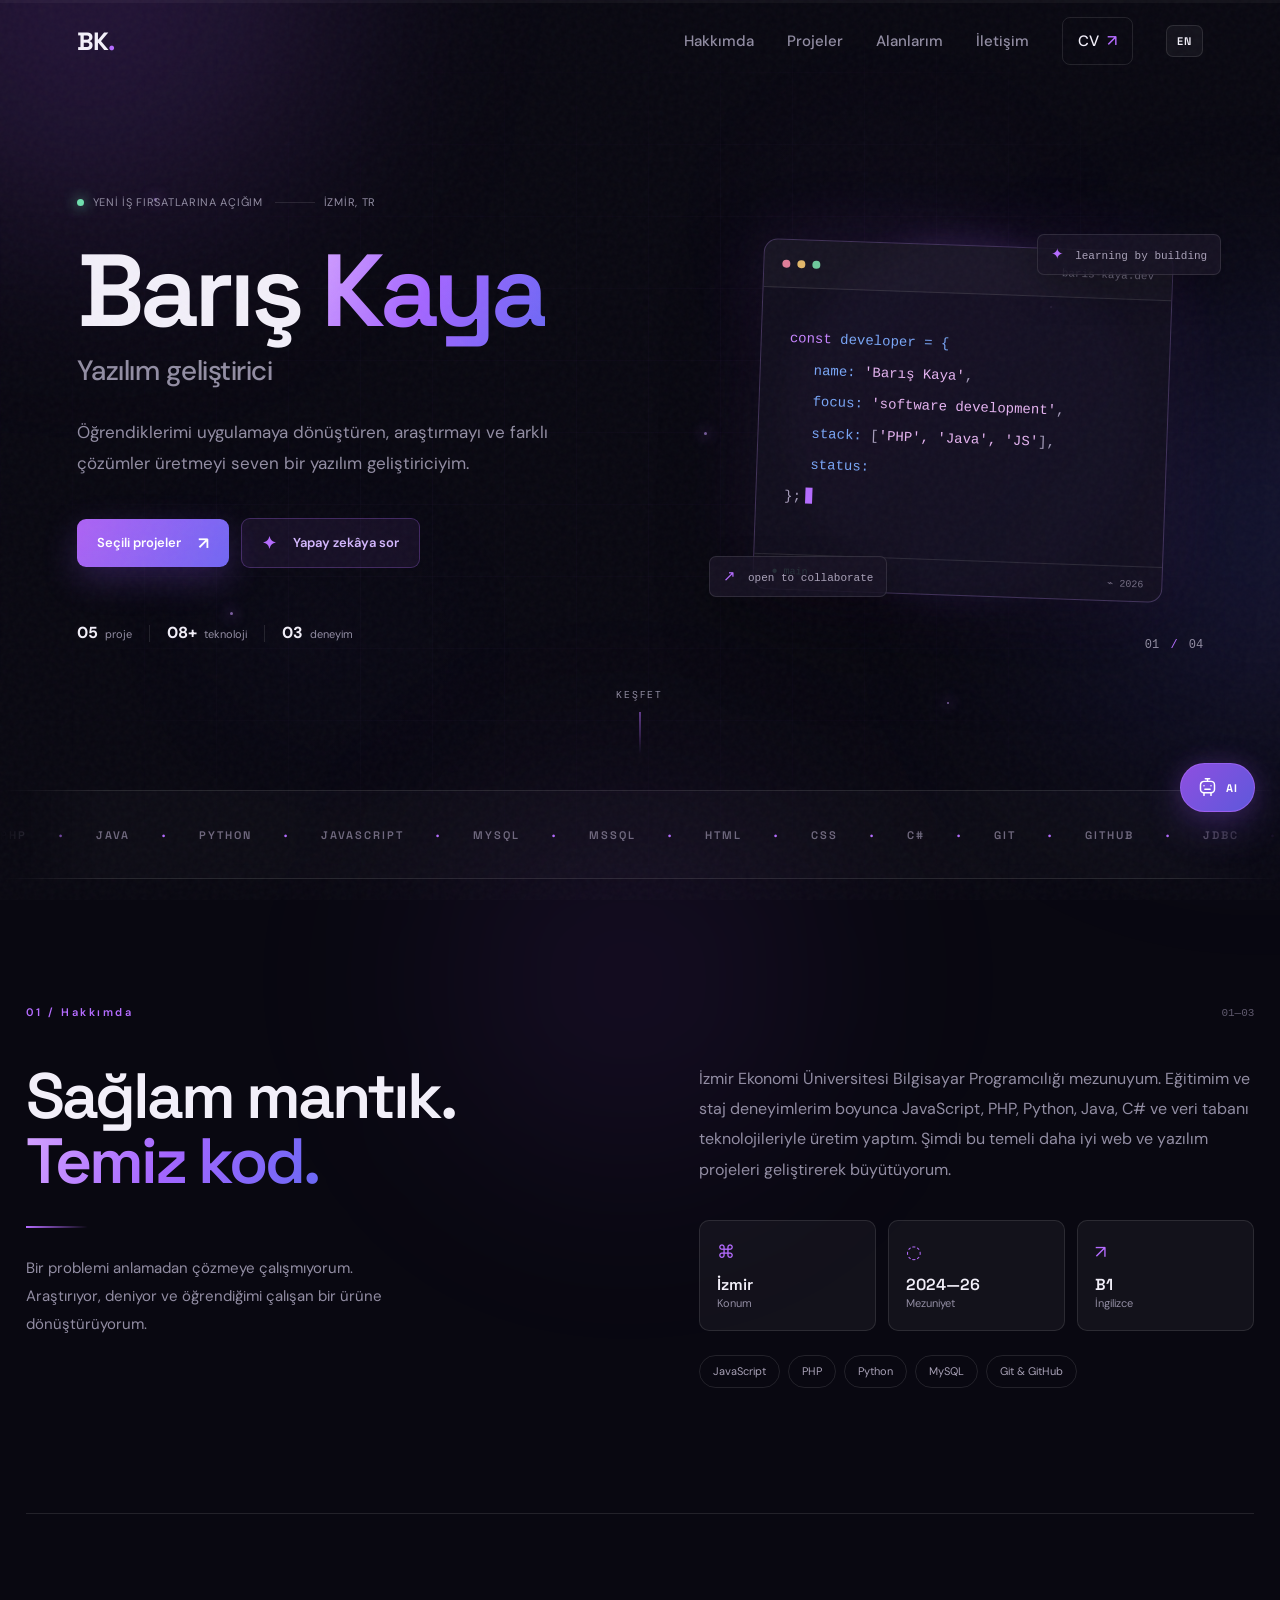
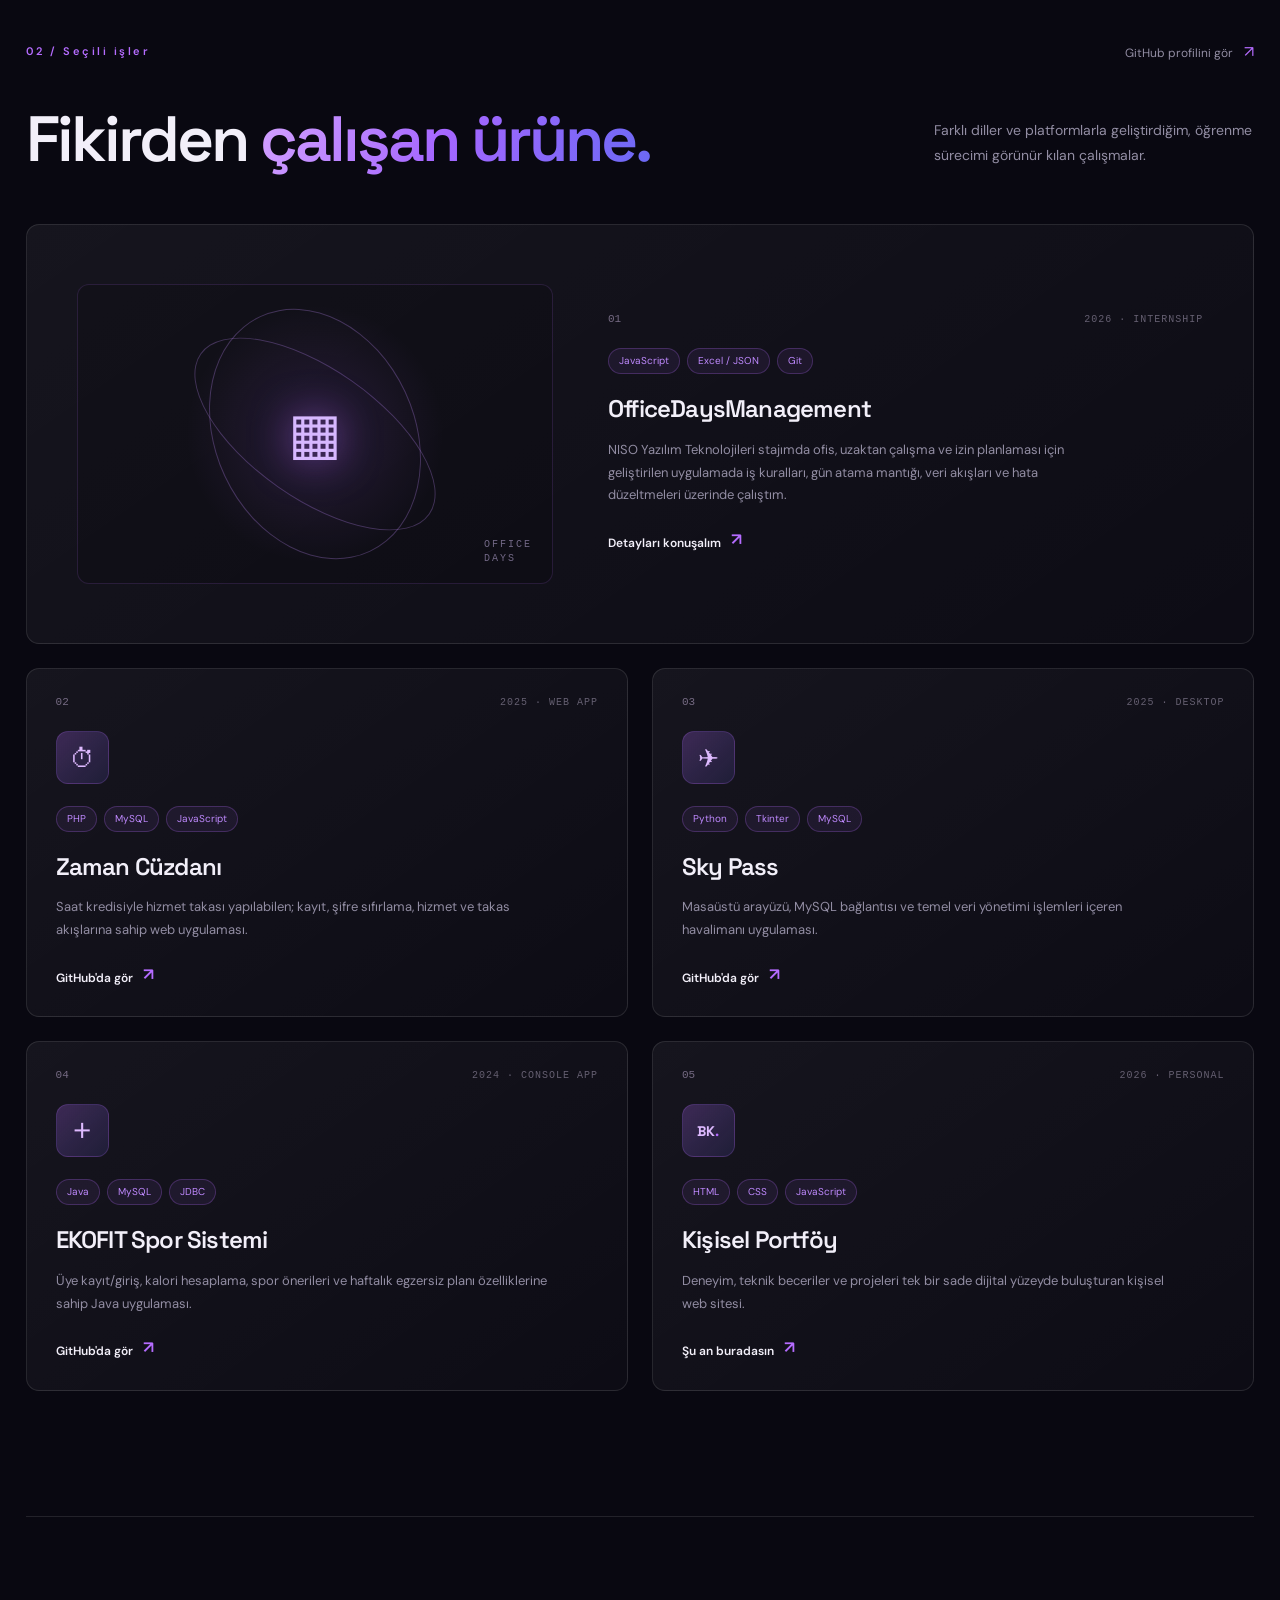
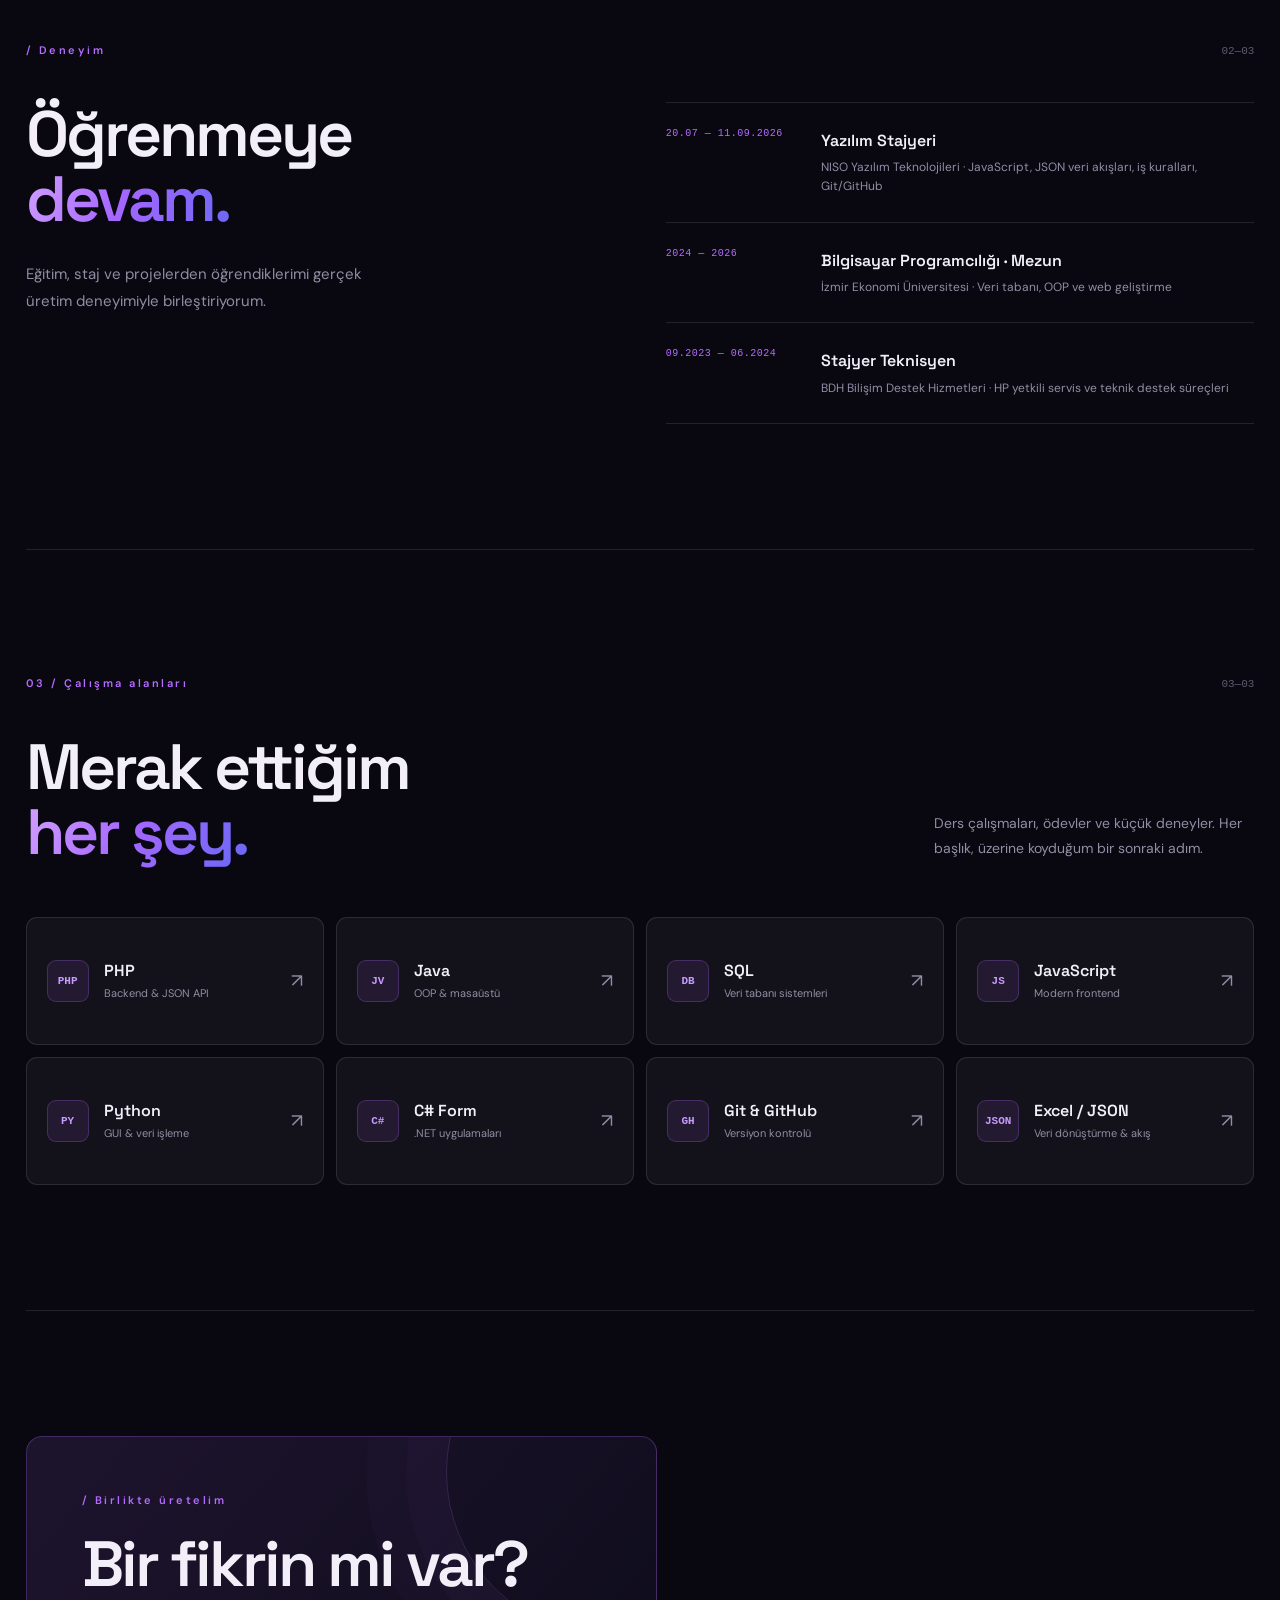
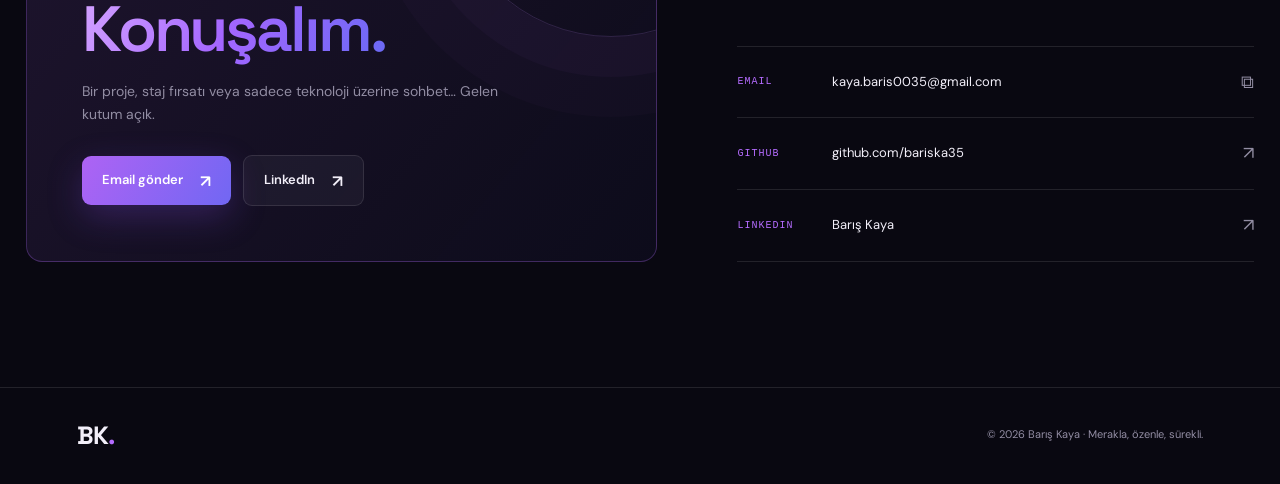
<file: index.html>
<!DOCTYPE html>
<html lang="tr">
<head>
    <meta charset="UTF-8">
    <meta name="viewport" content="width=device-width, initial-scale=1.0">
    <meta name="description" id="meta-description" content="Barış Kaya — yazılım geliştirici, web ve uygulama geliştirme portföyü.">
    <title>Barış Kaya — Software & Web Developer</title>
    <link rel="icon" type="image/svg+xml" href="favicon.svg">
    <link rel="preconnect" href="https://fonts.googleapis.com">
    <link rel="preconnect" href="https://fonts.gstatic.com" crossorigin>
    <link rel="stylesheet" href="style.css">
    <link href="https://fonts.googleapis.com/css2?family=DM+Sans:wght@400;500;600;700&family=Space+Grotesk:wght@400;500;600;700&display=swap" rel="stylesheet">
</head>
<body>
    <a class="skip-link" href="#main-content">İçeriğe geç</a>
    <div class="noise" aria-hidden="true"></div>
    <div class="orb orb-1" aria-hidden="true"></div>
    <div class="orb orb-2" aria-hidden="true"></div>
    <div class="orb orb-3" aria-hidden="true"></div>
    <div class="ambient-grid" aria-hidden="true"></div>
    <div class="ambient-particles" aria-hidden="true"><i></i><i></i><i></i><i></i><i></i></div>
    <div class="cursor-glow" id="cursor-glow" aria-hidden="true"></div>
    <div class="scroll-progress" aria-hidden="true"><span id="scroll-progress-bar"></span></div>

    <header class="header" id="header">
        <nav class="navbar" aria-label="Ana navigasyon">
            <a href="#home" class="logo" aria-label="Barış Kaya ana sayfa"><span>BK</span><i>.</i></a>
            <button class="hamburger" id="hamburger" aria-label="Menüyü aç" aria-expanded="false" aria-controls="nav-links">
                <span></span><span></span><span></span>
            </button>
            <ul class="nav-links" id="nav-links">
                <li><a href="#about">Hakkımda</a></li>
                <li><a href="#projects">Projeler</a></li>
                <li><a href="#works">Alanlarım</a></li>
                <li><a href="#contact">İletişim</a></li>
                <li><a href="cv.html" class="nav-cv">CV <span>↗</span></a></li>
                <li><button class="lang-toggle" id="lang-toggle" type="button" aria-label="Switch to English">EN</button></li>
            </ul>
        </nav>
    </header>

    <main id="main-content">
        <section id="home" class="hero">
            <div class="hero-grid">
                <div class="hero-copy">
                    <div class="eyebrow"><span class="status-dot"></span> Yeni iş fırsatlarına açığım <span class="eyebrow-line"></span> İzmir, TR</div>
                    <h1><span class="hero-name">Barış <span class="gradient-text">Kaya</span></span><small class="hero-role">Yazılım geliştirici</small></h1>
                    <p class="hero-sub">Öğrendiklerini uygulamaya dönüştüren, araştırmayı ve farklı çözümler üretmeyi seven bir yazılım geliştiriciyim.</p>
                    <div class="hero-cta">
                        <a href="#projects" class="btn btn-primary">Seçili projeler <span>↗</span></a>
                        <button class="btn btn-ai" id="hero-ai-cta" type="button"><span>✦</span> Yapay zekâya sor</button>
                    </div>
                    <div class="hero-meta">
                        <span><b>05</b> proje</span><span class="meta-separator"></span><span><b>08+</b> teknoloji</span><span class="meta-separator"></span><span><b>03</b> deneyim</span>
                    </div>
                </div>

                <div class="hero-visual" aria-label="Barış Kaya geliştirici kartı">
                    <div class="visual-glow"></div>
                    <div class="code-card">
                        <div class="code-topbar"><span></span><span></span><span></span><small>baris-kaya.dev</small></div>
                        <div class="code-content">
                            <p><em>const</em> <span class="code-typed" data-code-line="0">developer = {</span></p>
                            <p class="indent"><span>name:</span> <strong class="code-typed" data-code-line="1">'Barış Kaya'</strong>,</p>
                            <p class="indent"><span>focus:</span> <strong class="code-typed" data-code-line="2">'software development'</strong>,</p>
                            <p class="indent"><span>stack:</span> [<strong class="code-typed" data-code-line="3">'PHP', 'Java', 'JS'</strong>],</p>
                            <p class="indent"><span>status:</span> <b class="online code-typed" data-code-line="4">'available'</b></p>
                            <p>};<i class="cursor"></i></p>
                        </div>
                        <div class="code-footer"><span>● main</span><span>⌁ 2026</span></div>
                    </div>
                    <div class="floating-note note-top"><span>✦</span> learning by building</div>
                    <div class="floating-note note-bottom"><span>↗</span> open to collaborate</div>
                    <div class="visual-index">01 <span>/</span> 04</div>
                </div>
            </div>
            <a href="#about" class="hero-scroll"><span>Keşfet</span><i></i></a>
        </section>

        <div class="tech-strip" aria-label="Kullanılan teknolojiler">
            <div class="tech-track"><div class="tech-set"><span>PHP</span><i>·</i><span>JAVA</span><i>·</i><span>PYTHON</span><i>·</i><span>JAVASCRIPT</span><i>·</i><span>MYSQL</span><i>·</i><span>MSSQL</span><i>·</i><span>HTML</span><i>·</i><span>CSS</span><i>·</i><span>C#</span><i>·</i><span>GIT</span><i>·</i><span>GITHUB</span><i>·</i><span>JDBC</span><i>·</i></div><div class="tech-set" aria-hidden="true"><span>PHP</span><i>·</i><span>JAVA</span><i>·</i><span>PYTHON</span><i>·</i><span>JAVASCRIPT</span><i>·</i><span>MYSQL</span><i>·</i><span>MSSQL</span><i>·</i><span>HTML</span><i>·</i><span>CSS</span><i>·</i><span>C#</span><i>·</i><span>GIT</span><i>·</i><span>GITHUB</span><i>·</i><span>JDBC</span><i>·</i></div></div>
        </div>

        <section id="about" class="about reveal">
            <div class="section-heading"><div class="section-label">01 / Hakkımda</div><span class="section-index">01—03</span></div>
            <div class="about-grid">
                <div class="about-intro"><h2>Sağlam mantık.<br><span class="gradient-text">Temiz kod.</span></h2><div class="accent-rule"></div><p>Bir problemi anlamadan çözmeye çalışmıyorum. Araştırıyor, deniyor ve öğrendiğimi çalışan bir ürüne dönüştürüyorum.</p></div>
                <div class="about-detail"><p>İzmir Ekonomi Üniversitesi Bilgisayar Programcılığı mezunuyum. Eğitimim ve staj deneyimlerim boyunca JavaScript, PHP, Python, Java, C# ve veri tabanı teknolojileriyle üretim yaptım. Şimdi bu temeli daha iyi web ve yazılım projeleri geliştirerek büyütüyorum.</p><div class="fact-grid"><div class="fact-card"><span class="fact-icon">⌘</span><strong>İzmir</strong><small>Konum</small></div><div class="fact-card"><span class="fact-icon">◌</span><strong>2024—26</strong><small>Mezuniyet</small></div><div class="fact-card"><span class="fact-icon">↗</span><strong>B1</strong><small>İngilizce</small></div></div><div class="about-tags"><span>JavaScript</span><span>PHP</span><span>Python</span><span>MySQL</span><span>Git &amp; GitHub</span></div></div>
            </div>
        </section>

        <section id="projects" class="projects reveal">
            <div class="section-heading"><div class="section-label">02 / Seçili işler</div><a class="text-link" href="https://github.com/bariska35" target="_blank" rel="noreferrer">GitHub profilini gör <span>↗</span></a></div>
            <div class="section-title-row"><h2>Fikirden <span class="gradient-text">çalışan ürüne.</span></h2><p>Farklı diller ve platformlarla geliştirdiğim, öğrenme sürecimi görünür kılan çalışmalar.</p></div>

            <div class="projects-grid">
                <article class="project-card project-featured"><div class="project-art time-art"><div class="art-orbit orbit-one"></div><div class="art-orbit orbit-two"></div><span class="art-center">▦</span><span class="art-label">OFFICE<br>DAYS</span></div><div class="project-info"><div class="project-top"><span class="project-number">01</span><span class="project-year">2026 · INTERNSHIP</span></div><div class="project-tags"><span>JavaScript</span><span>Excel / JSON</span><span>Git</span></div><h3>OfficeDaysManagement</h3><p>NISO Yazılım Teknolojileri stajımda ofis, uzaktan çalışma ve izin planlaması için geliştirilen uygulamada iş kuralları, gün atama mantığı, veri akışları ve hata düzeltmeleri üzerinde çalıştım.</p><a href="#contact" class="project-link">Detayları konuşalım <span>↗</span></a></div></article>
                <article class="project-card"><div class="project-top"><span class="project-number">02</span><span class="project-year">2025 · WEB APP</span></div><div class="project-icon time-icon">⏱</div><div class="project-tags"><span>PHP</span><span>MySQL</span><span>JavaScript</span></div><h3>Zaman Cüzdanı</h3><p>Saat kredisiyle hizmet takası yapılabilen; kayıt, şifre sıfırlama, hizmet ve takas akışlarına sahip web uygulaması.</p><a href="https://github.com/bariska35/ZamanCuzdani" target="_blank" rel="noreferrer" class="project-link">GitHub'da gör <span>↗</span></a></article>
                <article class="project-card"><div class="project-top"><span class="project-number">03</span><span class="project-year">2025 · DESKTOP</span></div><div class="project-icon sky-icon">✈</div><div class="project-tags"><span>Python</span><span>Tkinter</span><span>MySQL</span></div><h3>Sky Pass</h3><p>Masaüstü arayüzü, MySQL bağlantısı ve temel veri yönetimi işlemleri içeren havalimanı uygulaması.</p><a href="https://github.com/bariska35/SkyPass" target="_blank" rel="noreferrer" class="project-link">GitHub'da gör <span>↗</span></a></article>
                <article class="project-card"><div class="project-top"><span class="project-number">04</span><span class="project-year">2024 · CONSOLE APP</span></div><div class="project-icon fit-icon">+</div><div class="project-tags"><span>Java</span><span>MySQL</span><span>JDBC</span></div><h3>EKOFIT Spor Sistemi</h3><p>Üye kayıt/giriş, kalori hesaplama, spor önerileri ve haftalık egzersiz planı özelliklerine sahip Java uygulaması.</p><a href="https://github.com/bariska35/SporSalonuYonetimSistemi" target="_blank" rel="noreferrer" class="project-link">GitHub'da gör <span>↗</span></a></article>
                <article class="project-card"><div class="project-top"><span class="project-number">05</span><span class="project-year">2026 · PERSONAL</span></div><div class="project-icon portfolio-icon">BK<span>.</span></div><div class="project-tags"><span>HTML</span><span>CSS</span><span>JavaScript</span></div><h3>Kişisel Portföy</h3><p>Deneyim, teknik beceriler ve projeleri tek bir sade dijital yüzeyde buluşturan kişisel web sitesi.</p><a href="#home" class="project-link">Şu an buradasın <span>↗</span></a></article>
            </div>
        </section>

        <section class="journey reveal"><div class="section-heading"><div class="section-label">/ Deneyim</div><span class="section-index">02—03</span></div><div class="journey-grid"><div><h2>Öğrenmeye<br><span class="gradient-text">devam.</span></h2><p class="section-desc">Eğitim, staj ve projelerden öğrendiklerimi gerçek üretim deneyimiyle birleştiriyorum.</p></div><div class="timeline"><div class="timeline-item"><span class="timeline-year">20.07 — 11.09.2026</span><div><h3>Yazılım Stajyeri</h3><p>NISO Yazılım Teknolojileri · JavaScript, JSON veri akışları, iş kuralları, Git/GitHub</p></div></div><div class="timeline-item"><span class="timeline-year">2024 — 2026</span><div><h3>Bilgisayar Programcılığı · Mezun</h3><p>İzmir Ekonomi Üniversitesi · Veri tabanı, OOP ve web geliştirme</p></div></div><div class="timeline-item"><span class="timeline-year">09.2023 — 06.2024</span><div><h3>Stajyer Teknisyen</h3><p>BDH Bilişim Destek Hizmetleri · HP yetkili servis ve teknik destek süreçleri</p></div></div></div></div></section>

        <section id="works" class="works reveal"><div class="section-heading"><div class="section-label">03 / Çalışma alanları</div><span class="section-index">03—03</span></div><div class="section-title-row"><h2>Merak ettiğim<br><span class="gradient-text">her şey.</span></h2><p>Ders çalışmaları, ödevler ve küçük deneyler. Her başlık, üzerine koyduğum bir sonraki adım.</p></div><div class="works-grid"><a href="php.html" class="work-card"><span class="work-mark">PHP</span><span><b>PHP</b><small>Backend &amp; JSON API</small></span><i>↗</i></a><a href="java.html" class="work-card"><span class="work-mark">JV</span><span><b>Java</b><small>OOP &amp; masaüstü</small></span><i>↗</i></a><a href="sql.html" class="work-card"><span class="work-mark">DB</span><span><b>SQL</b><small>Veri tabanı sistemleri</small></span><i>↗</i></a><a href="javascript.html" class="work-card"><span class="work-mark">JS</span><span><b>JavaScript</b><small>Modern frontend</small></span><i>↗</i></a><a href="python.html" class="work-card"><span class="work-mark">PY</span><span><b>Python</b><small>GUI &amp; veri işleme</small></span><i>↗</i></a><a href="csharp.html" class="work-card"><span class="work-mark">C#</span><span><b>C# Form</b><small>.NET uygulamaları</small></span><i>↗</i></a><a href="https://github.com/bariska35" target="_blank" rel="noreferrer" class="work-card"><span class="work-mark">GH</span><span><b>Git &amp; GitHub</b><small>Versiyon kontrolü</small></span><i>↗</i></a><a href="javascript.html" class="work-card"><span class="work-mark">JSON</span><span><b>Excel / JSON</b><small>Veri dönüştürme &amp; akış</small></span><i>↗</i></a></div></section>

        <section id="contact" class="contact reveal"><div class="contact-panel"><div class="contact-orbit"></div><div class="section-label">/ Birlikte üretelim</div><h2>Bir fikrin mi var?<br><span class="gradient-text">Konuşalım.</span></h2><p>Bir proje, staj fırsatı veya sadece teknoloji üzerine sohbet… Gelen kutum açık.</p><div class="contact-actions"><a href="mailto:kaya.baris0035@gmail.com" class="btn btn-primary">Email gönder <span>↗</span></a><a href="https://www.linkedin.com/in/bar%C4%B1%C5%9F-kaya-a35417369/" target="_blank" rel="noreferrer" class="btn btn-ghost">LinkedIn <span>↗</span></a></div></div><div class="contact-links"><a href="mailto:kaya.baris0035@gmail.com" class="copy-email-link" data-email="kaya.baris0035@gmail.com" aria-label="Emaili kopyala"><small>EMAIL</small><span>kaya.baris0035@gmail.com</span><i>⧉</i></a><a href="https://github.com/bariska35" target="_blank" rel="noreferrer"><small>GITHUB</small><span>github.com/bariska35</span><i>↗</i></a><a href="https://www.linkedin.com/in/bar%C4%B1%C5%9F-kaya-a35417369/" target="_blank" rel="noreferrer"><small>LINKEDIN</small><span>Barış Kaya</span><i>↗</i></a></div></section>
    </main>

    <a href="#home" class="back-to-top" id="back-to-top" aria-label="Başa dön">↑ <span>Başa dön</span></a>
    <footer class="footer"><div class="footer-inner"><a href="#home" class="logo">BK<i>.</i></a><p>© 2026 Barış Kaya · Merakla, özenle, sürekli.</p></div></footer>

    <div class="ai-chat" id="ai-chat">
        <button class="ai-chat-trigger" id="ai-chat-trigger" type="button" aria-label="AI sohbetini aç" aria-expanded="false" aria-controls="ai-chat-panel">
            <svg width="21" height="21" viewBox="0 0 24 24" fill="none" stroke="currentColor" stroke-width="1.7" aria-hidden="true"><rect x="4" y="5" width="16" height="13" rx="4"/><path d="M8 21v-3M16 21v-3M8 10h.01M16 10h.01M9 14h6M12 2v3" stroke-linecap="round"/><path d="M9.5 2h5" stroke-linecap="round"/></svg>
            <span class="ai-chat-trigger-label">AI</span>
        </button>

        <section class="ai-chat-panel" id="ai-chat-panel" role="dialog" aria-modal="false" aria-labelledby="ai-chat-title" aria-hidden="true">
            <div class="ai-chat-header">
                <div class="ai-chat-heading">
                    <span class="ai-chat-avatar">✦</span>
                    <span><strong id="ai-chat-title">Barış AI</strong><small id="ai-chat-subtitle">CV ve projeler hakkında sor</small></span>
                </div>
                <button class="ai-chat-close" id="ai-chat-close" type="button" aria-label="Sohbeti kapat">×</button>
            </div>
            <div class="ai-chat-messages" id="ai-chat-messages" aria-live="polite">
                <div class="ai-message ai-message-bot" id="ai-chat-welcome">Merhaba! Ben Barış’ın portföy asistanıyım. Eğitim, lise, İngilizce seviyesi, deneyim, projeler, kullandığı teknolojiler veya iletişim hakkında bana soru sorabilirsin.</div>
            </div>
            <div class="ai-chat-suggestions" id="ai-chat-suggestions">
                <button type="button" data-question="education">Nerede mezun oldu?</button>
                <button type="button" data-question="languages">İngilizce seviyesi nedir?</button>
                <button type="button" data-question="skills">Hangi yazılım dillerini kullanıyor?</button>
                <button type="button" data-question="projects">Projeleri neler?</button>
                <button type="button" data-question="experience">Nerede staj yaptı?</button>
            </div>
            <form class="ai-chat-form" id="ai-chat-form">
                <input id="ai-chat-input" type="text" autocomplete="off" placeholder="Bir soru yaz..." aria-label="Barış AI'a soru sor">
                <button type="submit" aria-label="Mesaj gönder">↗</button>
            </form>
        </section>
    </div>
    <script src="script.js"></script>
</body>
</html>
</file>
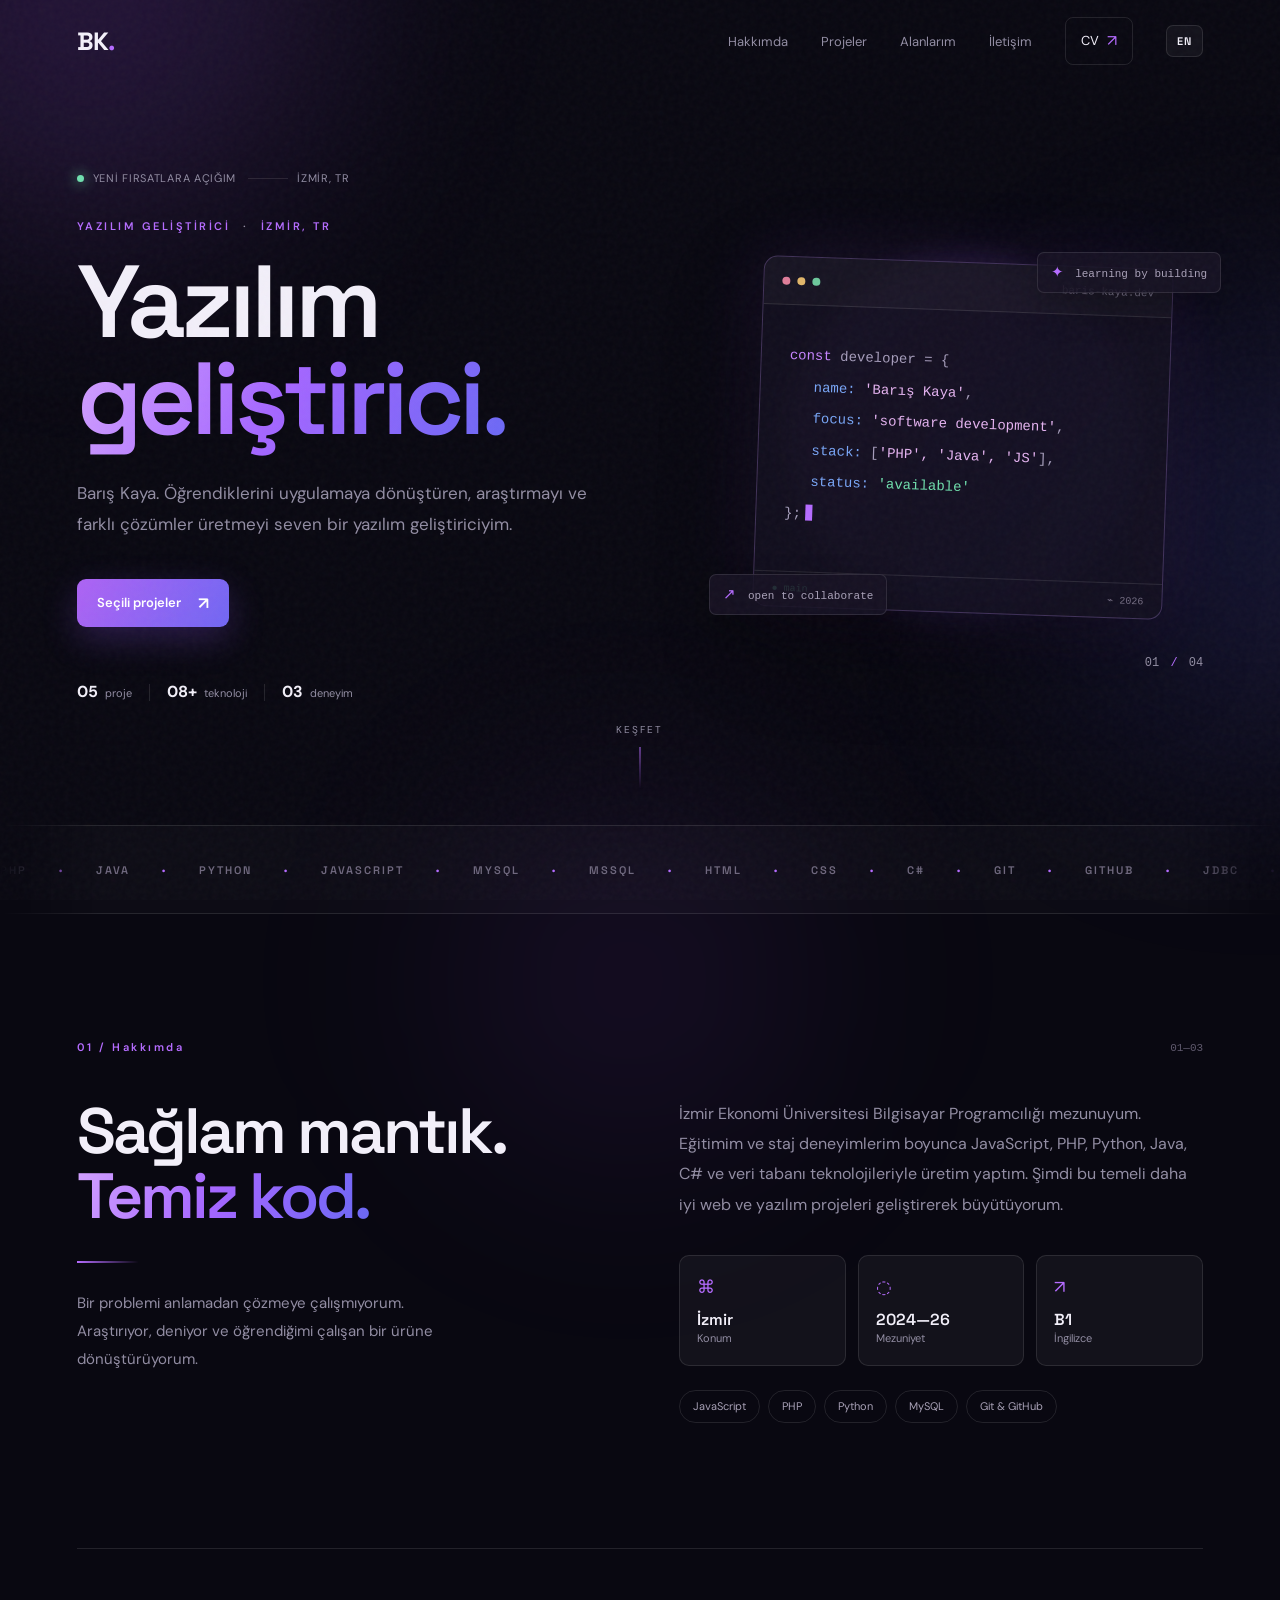
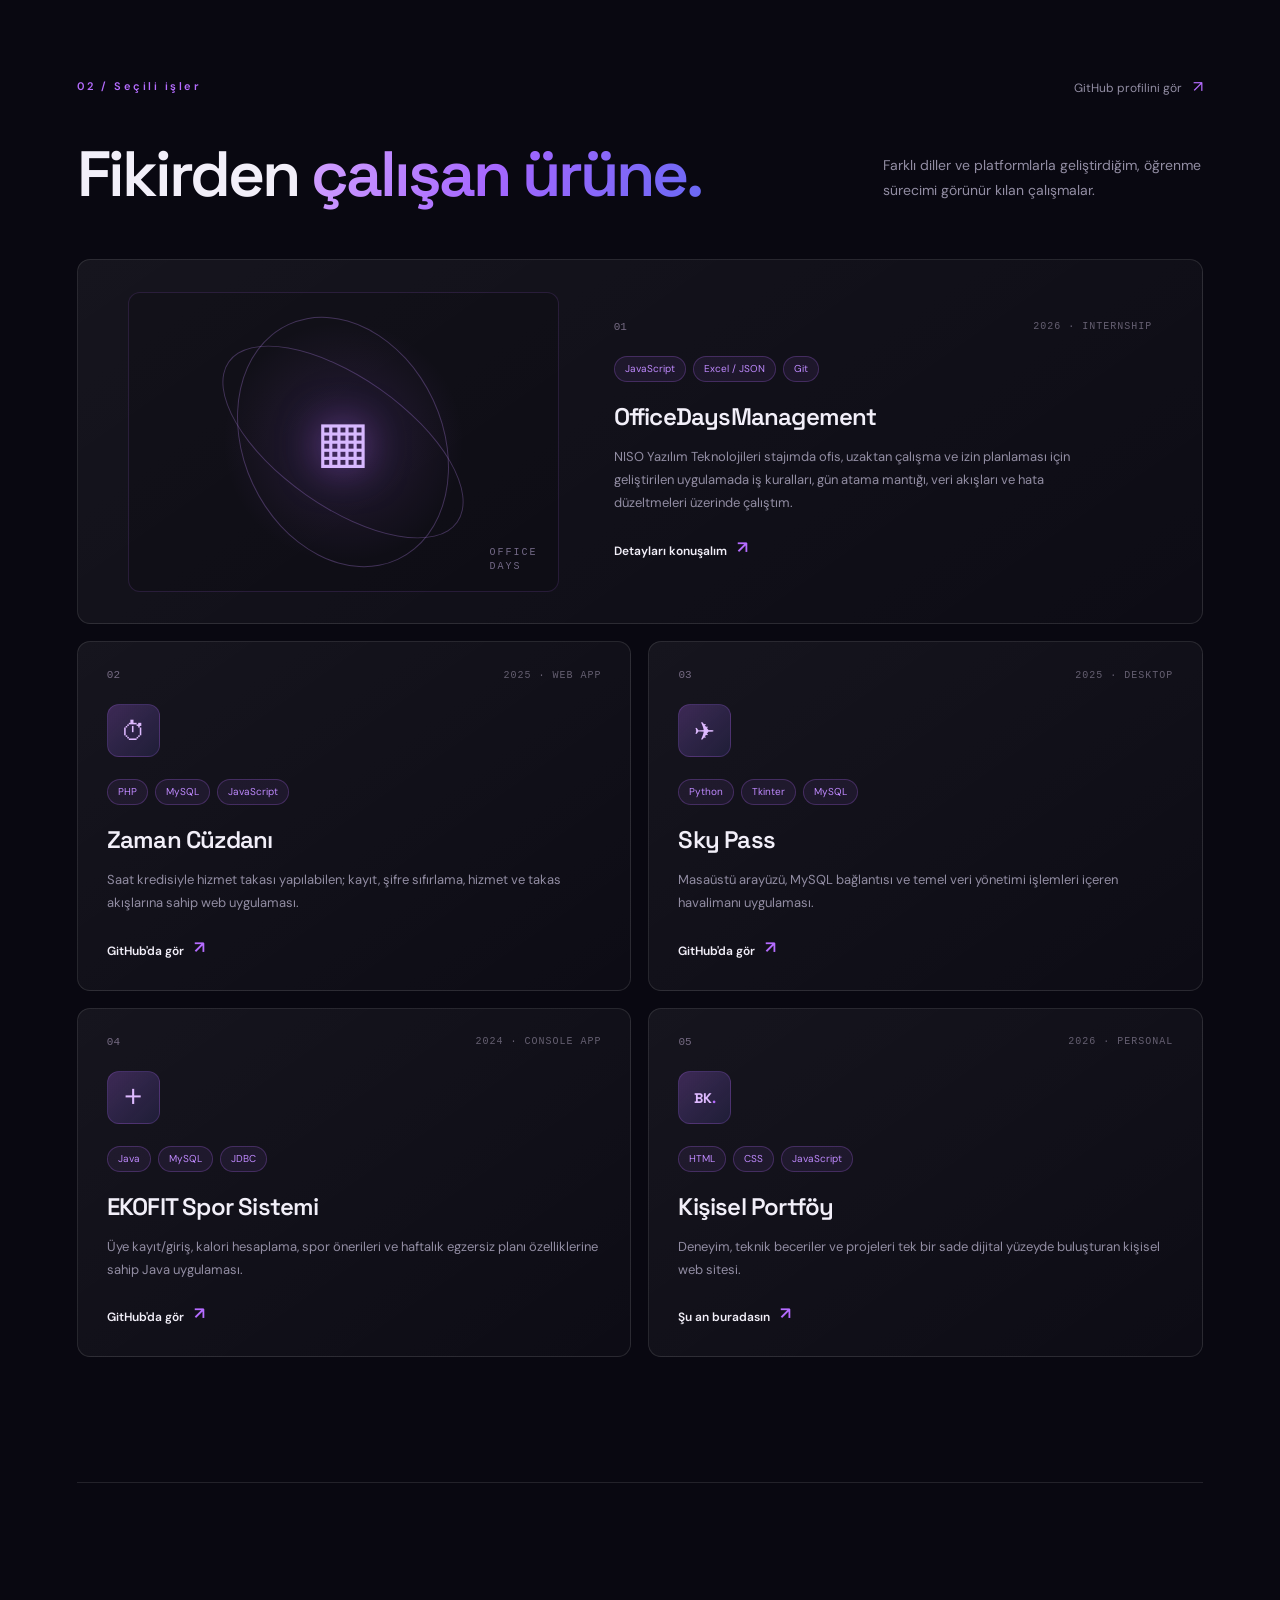
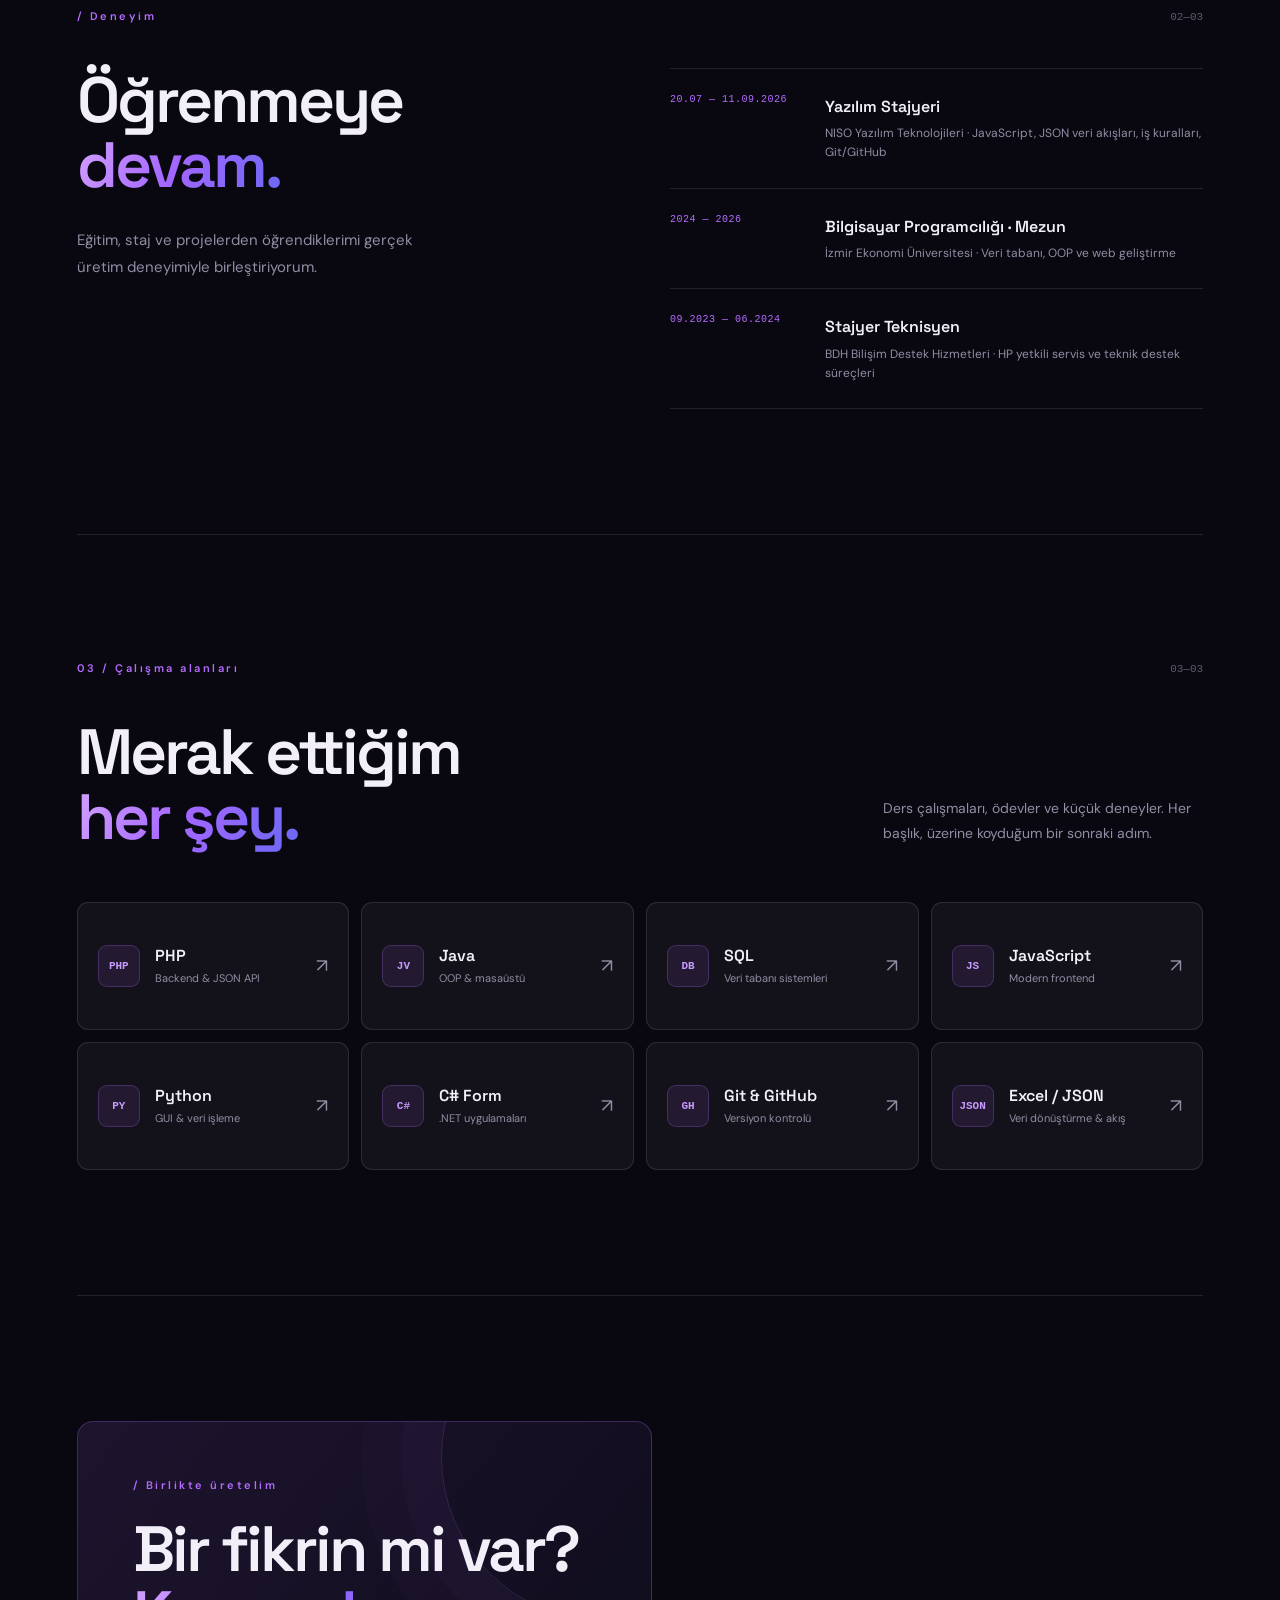
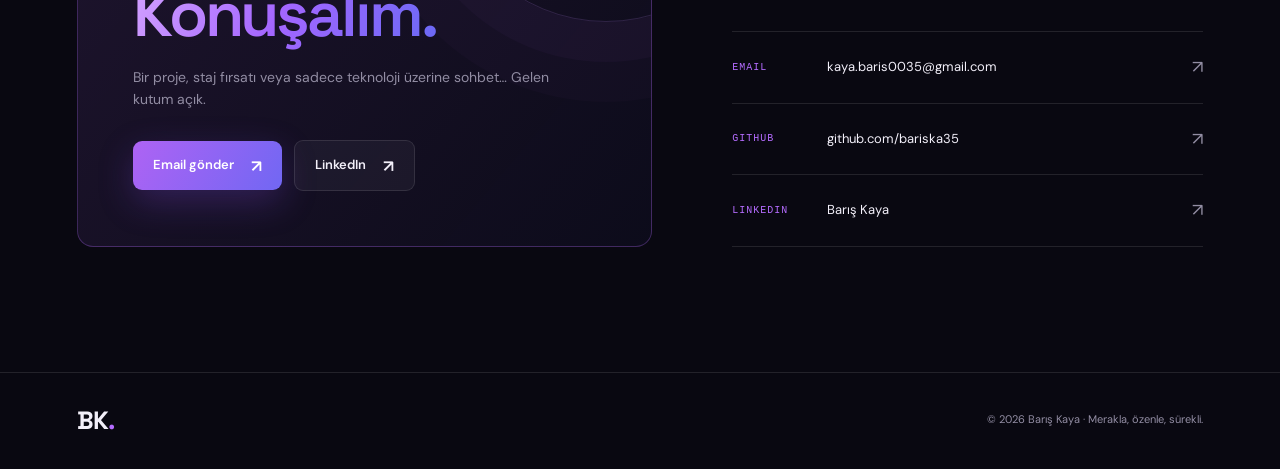
<file: Portfolio-main/index.html>
<!DOCTYPE html>
<html lang="tr">
<head>
    <meta charset="UTF-8">
    <meta name="viewport" content="width=device-width, initial-scale=1.0">
    <meta name="description" id="meta-description" content="Barış Kaya — yazılım geliştirici, web ve uygulama geliştirme portföyü.">
    <title>Barış Kaya — Software & Web Developer</title>
    <link rel="icon" type="image/svg+xml" href="favicon.svg">
    <link rel="preconnect" href="https://fonts.googleapis.com">
    <link rel="preconnect" href="https://fonts.gstatic.com" crossorigin>
    <link rel="stylesheet" href="style.css">
    <link href="https://fonts.googleapis.com/css2?family=DM+Sans:wght@400;500;600;700&family=Space+Grotesk:wght@400;500;600;700&display=swap" rel="stylesheet">
</head>
<body>
    <a class="skip-link" href="#main-content">İçeriğe geç</a>
    <div class="noise" aria-hidden="true"></div>
    <div class="orb orb-1" aria-hidden="true"></div>
    <div class="orb orb-2" aria-hidden="true"></div>
    <div class="orb orb-3" aria-hidden="true"></div>

    <header class="header" id="header">
        <nav class="navbar" aria-label="Ana navigasyon">
            <a href="#home" class="logo" aria-label="Barış Kaya ana sayfa"><span>BK</span><i>.</i></a>
            <button class="hamburger" id="hamburger" aria-label="Menüyü aç" aria-expanded="false" aria-controls="nav-links">
                <span></span><span></span><span></span>
            </button>
            <ul class="nav-links" id="nav-links">
                <li><a href="#about">Hakkımda</a></li>
                <li><a href="#projects">Projeler</a></li>
                <li><a href="#works">Alanlarım</a></li>
                <li><a href="#contact">İletişim</a></li>
                <li><a href="cv.html" class="nav-cv">CV <span>↗</span></a></li>
                <li><button class="lang-toggle" id="lang-toggle" type="button" aria-label="Switch to English">EN</button></li>
            </ul>
        </nav>
    </header>

    <main id="main-content">
        <section id="home" class="hero">
            <div class="hero-grid">
                <div class="hero-copy">
                    <div class="eyebrow"><span class="status-dot"></span> Yeni fırsatlara açığım <span class="eyebrow-line"></span> İzmir, TR</div>
                    <p class="hero-overline">YAZILIM GELİŞTİRİCİ <span>·</span> İZMİR, TR</p>
                    <h1>Yazılım<br><span class="gradient-text">geliştirici.</span></h1>
                    <p class="hero-sub">Barış Kaya. Öğrendiklerini uygulamaya dönüştüren, araştırmayı ve farklı çözümler üretmeyi seven bir yazılım geliştiriciyim.</p>
                    <div class="hero-cta">
                        <a href="#projects" class="btn btn-primary">Seçili projeler <span>↗</span></a>
                    </div>
                    <div class="hero-meta">
                        <span><b>05</b> proje</span><span class="meta-separator"></span><span><b>08+</b> teknoloji</span><span class="meta-separator"></span><span><b>03</b> deneyim</span>
                    </div>
                </div>

                <div class="hero-visual" aria-label="Barış Kaya geliştirici kartı">
                    <div class="visual-glow"></div>
                    <div class="code-card">
                        <div class="code-topbar"><span></span><span></span><span></span><small>baris-kaya.dev</small></div>
                        <div class="code-content">
                            <p><em>const</em> developer = {</p>
                            <p class="indent"><span>name:</span> <strong>'Barış Kaya'</strong>,</p>
                            <p class="indent"><span>focus:</span> <strong>'software development'</strong>,</p>
                            <p class="indent"><span>stack:</span> [<strong>'PHP', 'Java', 'JS'</strong>],</p>
                            <p class="indent"><span>status:</span> <b class="online">'available'</b></p>
                            <p>};<i class="cursor"></i></p>
                        </div>
                        <div class="code-footer"><span>● main</span><span>⌁ 2026</span></div>
                    </div>
                    <div class="floating-note note-top"><span>✦</span> learning by building</div>
                    <div class="floating-note note-bottom"><span>↗</span> open to collaborate</div>
                    <div class="visual-index">01 <span>/</span> 04</div>
                </div>
            </div>
            <a href="#about" class="hero-scroll"><span>Keşfet</span><i></i></a>
        </section>

        <div class="tech-strip" aria-label="Kullanılan teknolojiler">
            <div class="tech-track"><div class="tech-set"><span>PHP</span><i>·</i><span>JAVA</span><i>·</i><span>PYTHON</span><i>·</i><span>JAVASCRIPT</span><i>·</i><span>MYSQL</span><i>·</i><span>MSSQL</span><i>·</i><span>HTML</span><i>·</i><span>CSS</span><i>·</i><span>C#</span><i>·</i><span>GIT</span><i>·</i><span>GITHUB</span><i>·</i><span>JDBC</span><i>·</i></div><div class="tech-set" aria-hidden="true"><span>PHP</span><i>·</i><span>JAVA</span><i>·</i><span>PYTHON</span><i>·</i><span>JAVASCRIPT</span><i>·</i><span>MYSQL</span><i>·</i><span>MSSQL</span><i>·</i><span>HTML</span><i>·</i><span>CSS</span><i>·</i><span>C#</span><i>·</i><span>GIT</span><i>·</i><span>GITHUB</span><i>·</i><span>JDBC</span><i>·</i></div></div>
        </div>

        <section id="about" class="about reveal">
            <div class="section-heading"><div class="section-label">01 / Hakkımda</div><span class="section-index">01—03</span></div>
            <div class="about-grid">
                <div class="about-intro"><h2>Sağlam mantık.<br><span class="gradient-text">Temiz kod.</span></h2><div class="accent-rule"></div><p>Bir problemi anlamadan çözmeye çalışmıyorum. Araştırıyor, deniyor ve öğrendiğimi çalışan bir ürüne dönüştürüyorum.</p></div>
                <div class="about-detail"><p>İzmir Ekonomi Üniversitesi Bilgisayar Programcılığı mezunuyum. Eğitimim ve staj deneyimlerim boyunca JavaScript, PHP, Python, Java, C# ve veri tabanı teknolojileriyle üretim yaptım. Şimdi bu temeli daha iyi web ve yazılım projeleri geliştirerek büyütüyorum.</p><div class="fact-grid"><div class="fact-card"><span class="fact-icon">⌘</span><strong>İzmir</strong><small>Konum</small></div><div class="fact-card"><span class="fact-icon">◌</span><strong>2024—26</strong><small>Mezuniyet</small></div><div class="fact-card"><span class="fact-icon">↗</span><strong>B1</strong><small>İngilizce</small></div></div><div class="about-tags"><span>JavaScript</span><span>PHP</span><span>Python</span><span>MySQL</span><span>Git &amp; GitHub</span></div></div>
            </div>
        </section>

        <section id="projects" class="projects reveal">
            <div class="section-heading"><div class="section-label">02 / Seçili işler</div><a class="text-link" href="https://github.com/bariska35" target="_blank" rel="noreferrer">GitHub profilini gör <span>↗</span></a></div>
            <div class="section-title-row"><h2>Fikirden <span class="gradient-text">çalışan ürüne.</span></h2><p>Farklı diller ve platformlarla geliştirdiğim, öğrenme sürecimi görünür kılan çalışmalar.</p></div>

            <div class="projects-grid">
                <article class="project-card project-featured"><div class="project-art time-art"><div class="art-orbit orbit-one"></div><div class="art-orbit orbit-two"></div><span class="art-center">▦</span><span class="art-label">OFFICE<br>DAYS</span></div><div class="project-info"><div class="project-top"><span class="project-number">01</span><span class="project-year">2026 · INTERNSHIP</span></div><div class="project-tags"><span>JavaScript</span><span>Excel / JSON</span><span>Git</span></div><h3>OfficeDaysManagement</h3><p>NISO Yazılım Teknolojileri stajımda ofis, uzaktan çalışma ve izin planlaması için geliştirilen uygulamada iş kuralları, gün atama mantığı, veri akışları ve hata düzeltmeleri üzerinde çalıştım.</p><a href="#contact" class="project-link">Detayları konuşalım <span>↗</span></a></div></article>
                <article class="project-card"><div class="project-top"><span class="project-number">02</span><span class="project-year">2025 · WEB APP</span></div><div class="project-icon time-icon">⏱</div><div class="project-tags"><span>PHP</span><span>MySQL</span><span>JavaScript</span></div><h3>Zaman Cüzdanı</h3><p>Saat kredisiyle hizmet takası yapılabilen; kayıt, şifre sıfırlama, hizmet ve takas akışlarına sahip web uygulaması.</p><a href="https://github.com/bariska35/ZamanCuzdani" target="_blank" rel="noreferrer" class="project-link">GitHub'da gör <span>↗</span></a></article>
                <article class="project-card"><div class="project-top"><span class="project-number">03</span><span class="project-year">2025 · DESKTOP</span></div><div class="project-icon sky-icon">✈</div><div class="project-tags"><span>Python</span><span>Tkinter</span><span>MySQL</span></div><h3>Sky Pass</h3><p>Masaüstü arayüzü, MySQL bağlantısı ve temel veri yönetimi işlemleri içeren havalimanı uygulaması.</p><a href="https://github.com/bariska35/SkyPass" target="_blank" rel="noreferrer" class="project-link">GitHub'da gör <span>↗</span></a></article>
                <article class="project-card"><div class="project-top"><span class="project-number">04</span><span class="project-year">2024 · CONSOLE APP</span></div><div class="project-icon fit-icon">+</div><div class="project-tags"><span>Java</span><span>MySQL</span><span>JDBC</span></div><h3>EKOFIT Spor Sistemi</h3><p>Üye kayıt/giriş, kalori hesaplama, spor önerileri ve haftalık egzersiz planı özelliklerine sahip Java uygulaması.</p><a href="https://github.com/bariska35/SporSalonuYonetimSistemi" target="_blank" rel="noreferrer" class="project-link">GitHub'da gör <span>↗</span></a></article>
                <article class="project-card"><div class="project-top"><span class="project-number">05</span><span class="project-year">2026 · PERSONAL</span></div><div class="project-icon portfolio-icon">BK<span>.</span></div><div class="project-tags"><span>HTML</span><span>CSS</span><span>JavaScript</span></div><h3>Kişisel Portföy</h3><p>Deneyim, teknik beceriler ve projeleri tek bir sade dijital yüzeyde buluşturan kişisel web sitesi.</p><a href="#home" class="project-link">Şu an buradasın <span>↗</span></a></article>
            </div>
        </section>

        <section class="journey reveal"><div class="section-heading"><div class="section-label">/ Deneyim</div><span class="section-index">02—03</span></div><div class="journey-grid"><div><h2>Öğrenmeye<br><span class="gradient-text">devam.</span></h2><p class="section-desc">Eğitim, staj ve projelerden öğrendiklerimi gerçek üretim deneyimiyle birleştiriyorum.</p></div><div class="timeline"><div class="timeline-item"><span class="timeline-year">20.07 — 11.09.2026</span><div><h3>Yazılım Stajyeri</h3><p>NISO Yazılım Teknolojileri · JavaScript, JSON veri akışları, iş kuralları, Git/GitHub</p></div></div><div class="timeline-item"><span class="timeline-year">2024 — 2026</span><div><h3>Bilgisayar Programcılığı · Mezun</h3><p>İzmir Ekonomi Üniversitesi · Veri tabanı, OOP ve web geliştirme</p></div></div><div class="timeline-item"><span class="timeline-year">09.2023 — 06.2024</span><div><h3>Stajyer Teknisyen</h3><p>BDH Bilişim Destek Hizmetleri · HP yetkili servis ve teknik destek süreçleri</p></div></div></div></div></section>

        <section id="works" class="works reveal"><div class="section-heading"><div class="section-label">03 / Çalışma alanları</div><span class="section-index">03—03</span></div><div class="section-title-row"><h2>Merak ettiğim<br><span class="gradient-text">her şey.</span></h2><p>Ders çalışmaları, ödevler ve küçük deneyler. Her başlık, üzerine koyduğum bir sonraki adım.</p></div><div class="works-grid"><a href="php.html" class="work-card"><span class="work-mark">PHP</span><span><b>PHP</b><small>Backend &amp; JSON API</small></span><i>↗</i></a><a href="java.html" class="work-card"><span class="work-mark">JV</span><span><b>Java</b><small>OOP &amp; masaüstü</small></span><i>↗</i></a><a href="sql.html" class="work-card"><span class="work-mark">DB</span><span><b>SQL</b><small>Veri tabanı sistemleri</small></span><i>↗</i></a><a href="javascript.html" class="work-card"><span class="work-mark">JS</span><span><b>JavaScript</b><small>Modern frontend</small></span><i>↗</i></a><a href="python.html" class="work-card"><span class="work-mark">PY</span><span><b>Python</b><small>GUI &amp; veri işleme</small></span><i>↗</i></a><a href="csharp.html" class="work-card"><span class="work-mark">C#</span><span><b>C# Form</b><small>.NET uygulamaları</small></span><i>↗</i></a><a href="https://github.com/bariska35" target="_blank" rel="noreferrer" class="work-card"><span class="work-mark">GH</span><span><b>Git &amp; GitHub</b><small>Versiyon kontrolü</small></span><i>↗</i></a><a href="javascript.html" class="work-card"><span class="work-mark">JSON</span><span><b>Excel / JSON</b><small>Veri dönüştürme &amp; akış</small></span><i>↗</i></a></div></section>

        <section id="contact" class="contact reveal"><div class="contact-panel"><div class="contact-orbit"></div><div class="section-label">/ Birlikte üretelim</div><h2>Bir fikrin mi var?<br><span class="gradient-text">Konuşalım.</span></h2><p>Bir proje, staj fırsatı veya sadece teknoloji üzerine sohbet… Gelen kutum açık.</p><div class="contact-actions"><a href="mailto:kaya.baris0035@gmail.com" class="btn btn-primary">Email gönder <span>↗</span></a><a href="https://www.linkedin.com/in/bar%C4%B1%C5%9F-kaya-a35417369/" target="_blank" rel="noreferrer" class="btn btn-ghost">LinkedIn <span>↗</span></a></div></div><div class="contact-links"><a href="mailto:kaya.baris0035@gmail.com"><small>EMAIL</small><span>kaya.baris0035@gmail.com</span><i>↗</i></a><a href="https://github.com/bariska35" target="_blank" rel="noreferrer"><small>GITHUB</small><span>github.com/bariska35</span><i>↗</i></a><a href="https://www.linkedin.com/in/bar%C4%B1%C5%9F-kaya-a35417369/" target="_blank" rel="noreferrer"><small>LINKEDIN</small><span>Barış Kaya</span><i>↗</i></a></div></section>
    </main>

    <a href="#home" class="back-to-top" id="back-to-top" aria-label="Başa dön">↑ <span>Başa dön</span></a>
    <footer class="footer"><div class="footer-inner"><a href="#home" class="logo">BK<i>.</i></a><p>© 2026 Barış Kaya · Merakla, özenle, sürekli.</p></div></footer>
    <script src="script.js"></script>
</body>
</html>
</file>
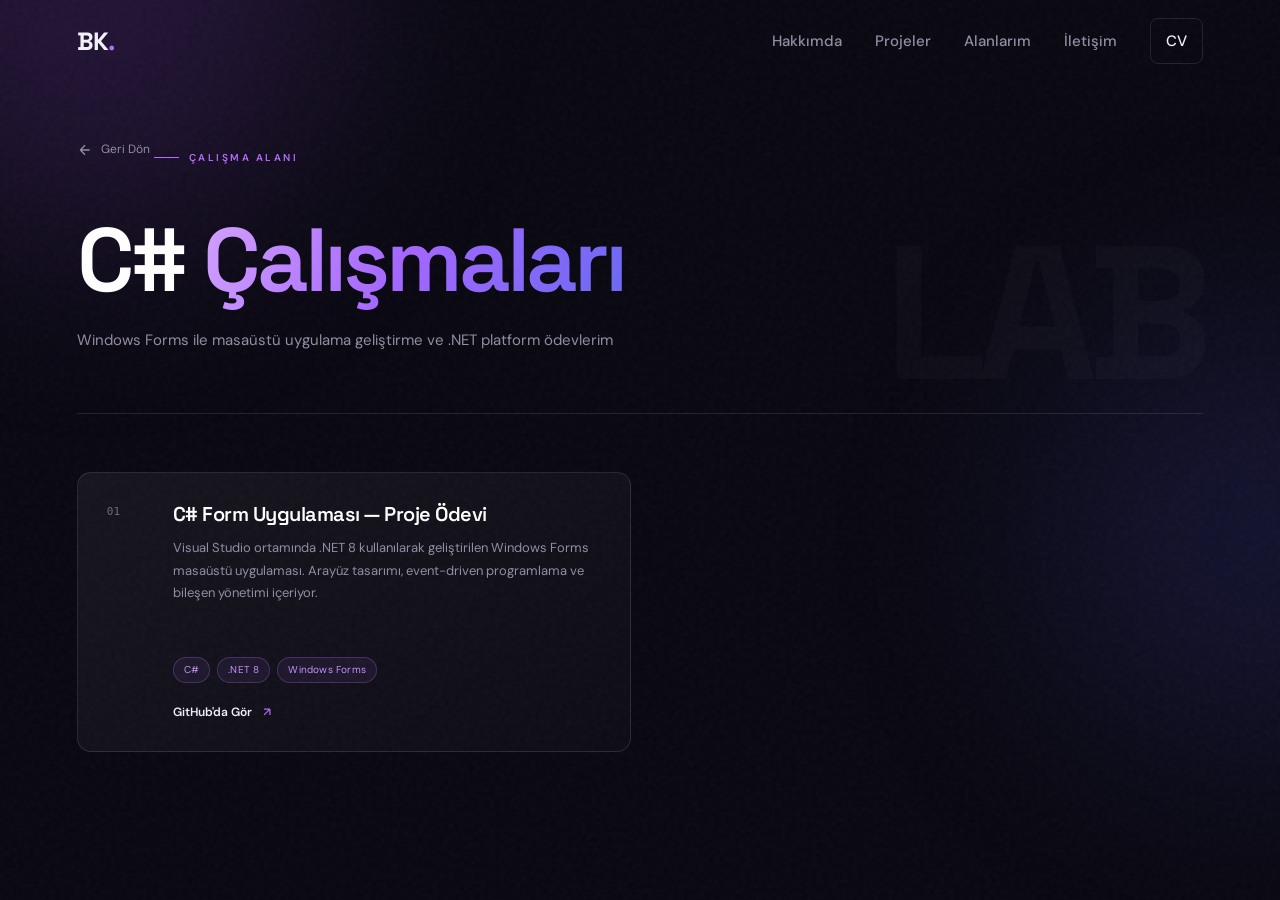
<file: csharp.html>
<!DOCTYPE html>
<html lang="tr">
<head>
    <meta charset="UTF-8">
    <meta name="viewport" content="width=device-width, initial-scale=1.0">
    <title>C# Çalışmaları | Barış Kaya</title>
    <link rel="icon" type="image/svg+xml" href="favicon.svg">
    <link rel="stylesheet" href="style.css">
    <link rel="stylesheet" href="works.css">
    <link href="https://fonts.googleapis.com/css2?family=DM+Sans:wght@400;500;600;700&family=Space+Grotesk:wght@400;500;600;700&display=swap" rel="stylesheet">
</head>
<body>
    <div class="noise"></div>
    <div class="orb orb-1"></div>
    <div class="orb orb-2"></div>

    <header class="header scrolled" id="header">
        <nav class="navbar">
            <a href="index.html" class="logo">BK<span class="logo-dot">.</span></a>
            <ul class="nav-links">
                <li><a href="index.html#about">Hakkımda</a></li>
                <li><a href="index.html#projects">Projeler</a></li>
                <li><a href="index.html#works">Alanlarım</a></li>
                <li><a href="index.html#contact">İletişim</a></li>
                <li><a href="cv.html" class="nav-cv">CV</a></li>
            </ul>
            <button class="hamburger" id="hamburger"><span></span><span></span><span></span></button>
        </nav>
    </header>

    <main class="works-page">
        <div class="works-hero">
            <a href="index.html#works" class="back-link">
                <svg width="16" height="16" viewBox="0 0 24 24" fill="none" stroke="currentColor" stroke-width="2"><path d="M19 12H5M5 12l7 7M5 12l7-7"/></svg>
                Geri Dön
            </a>
            <div class="works-badge">Çalışma Alanı</div>
            <h1 class="works-title">C# <span class="gradient-text">Çalışmaları</span></h1>
            <p class="works-desc">Windows Forms ile masaüstü uygulama geliştirme ve .NET platform ödevlerim</p>
        </div>

        <div class="assignments-grid">

            <div class="assignment-card">
                <div class="assignment-num">01</div>
                <div class="assignment-body">
                    <h3>C# Form Uygulaması — Proje Ödevi</h3>
                    <p>Visual Studio ortamında .NET 8 kullanılarak geliştirilen Windows Forms masaüstü uygulaması. Arayüz tasarımı, event-driven programlama ve bileşen yönetimi içeriyor.</p>
                    <div class="assignment-tags">
                        <span>C#</span><span>.NET 8</span><span>Windows Forms</span>
                    </div>
                    <a href="https://github.com/bariska35" target="_blank" class="assignment-link">
                        GitHub'da Gör
                        <svg width="14" height="14" viewBox="0 0 24 24" fill="none" stroke="currentColor" stroke-width="2"><path d="M7 17L17 7M17 7H7M17 7v10"/></svg>
                    </a>
                </div>
            </div>

        </div>
    </main>

    <script src="script.js"></script>
</body>
</html>
</file>
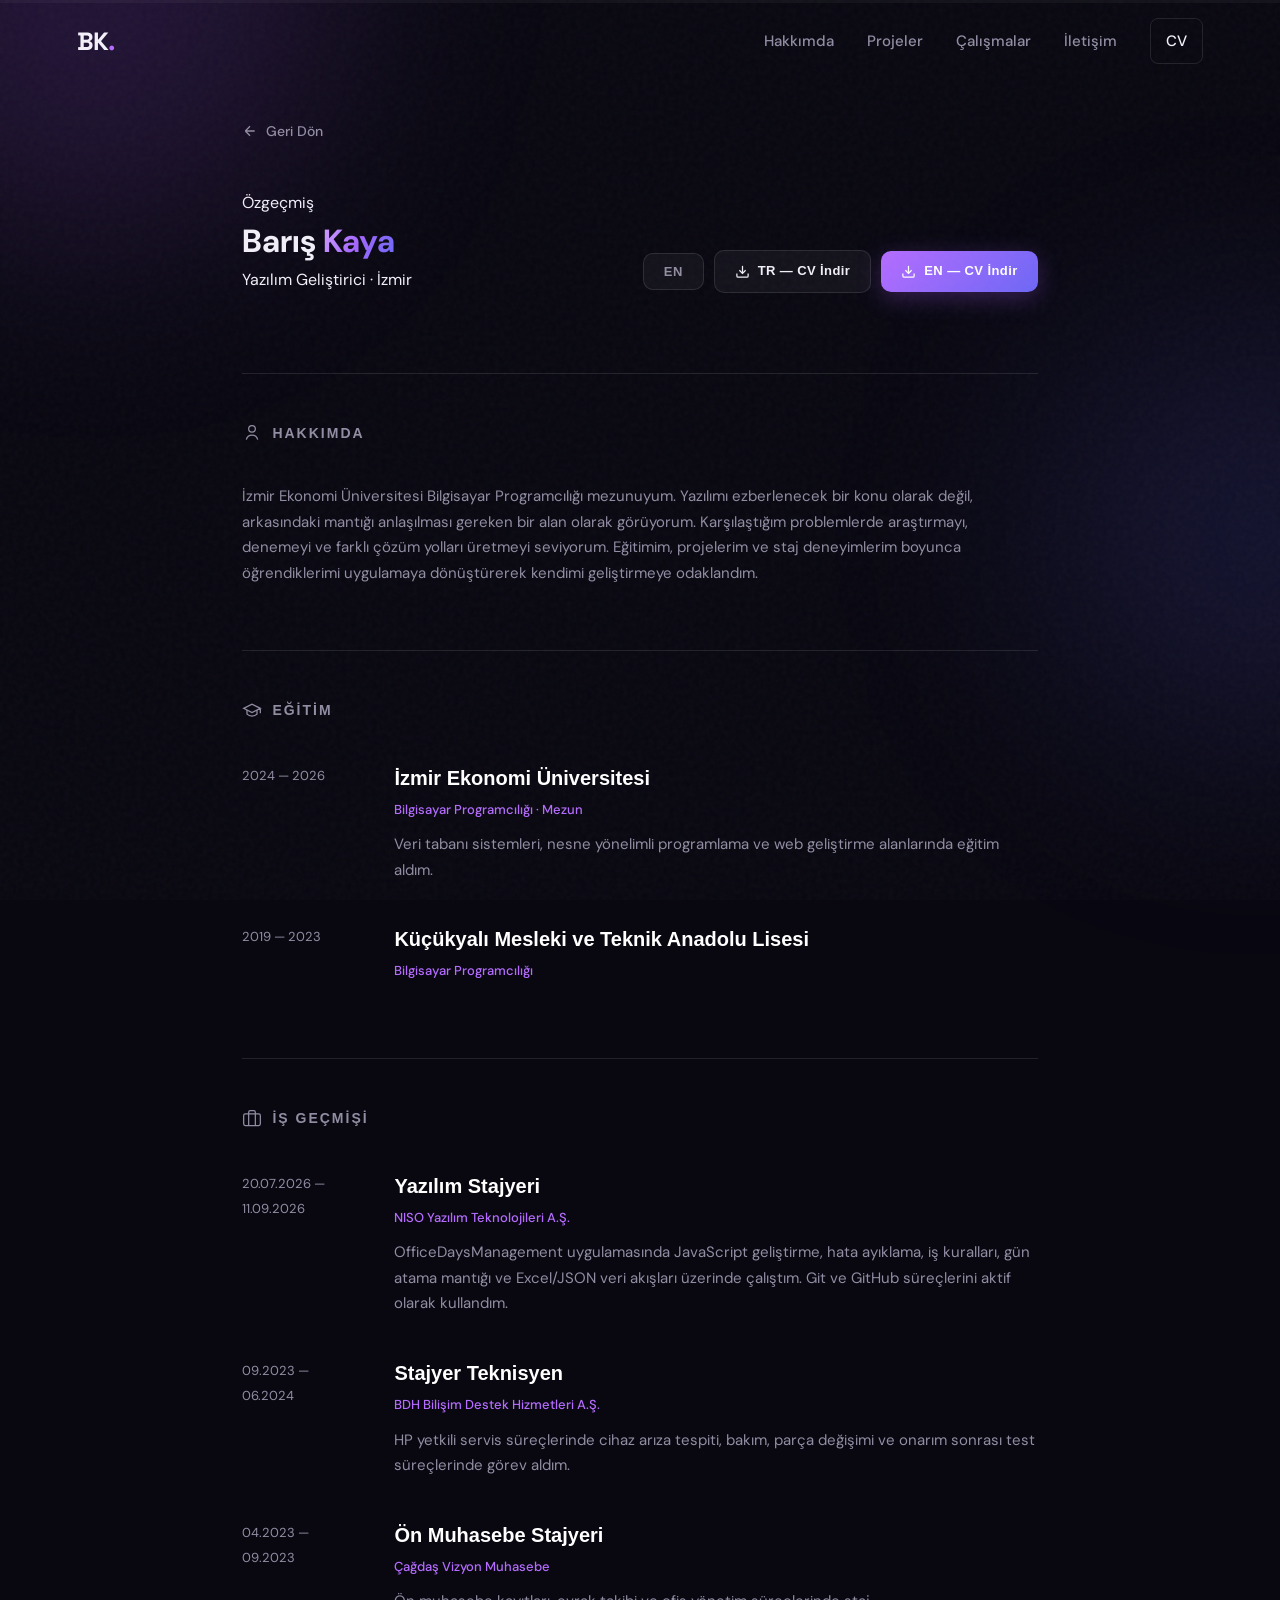
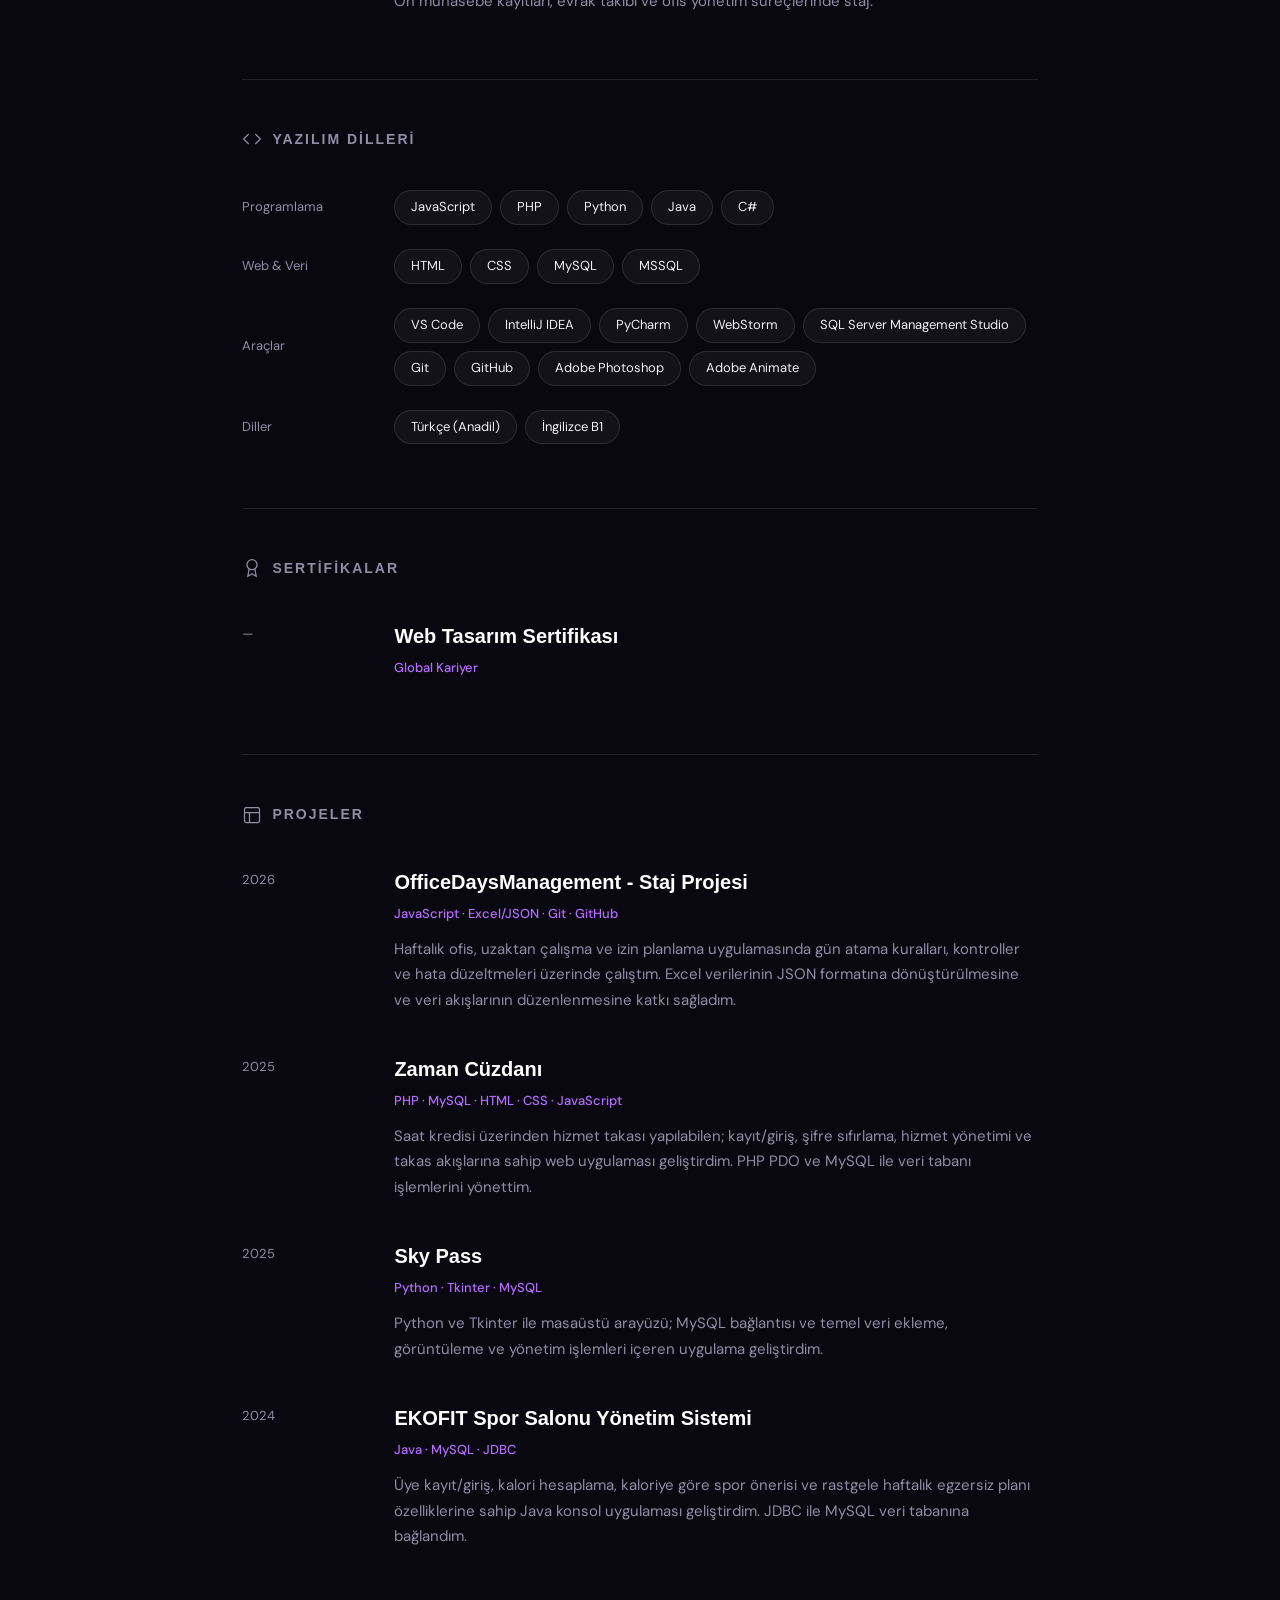
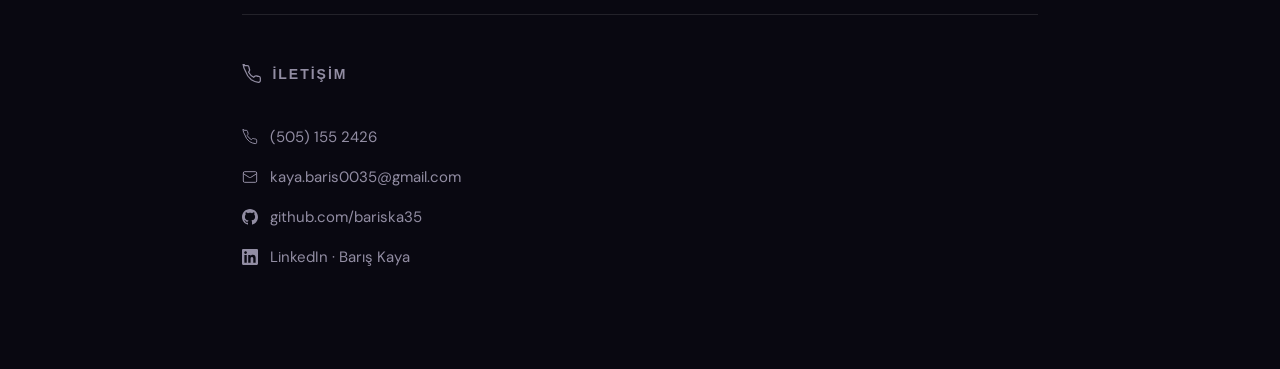
<file: cv.html>
<!DOCTYPE html>
<html lang="tr">
<head>
    <meta charset="UTF-8">
    <meta name="viewport" content="width=device-width, initial-scale=1.0">
    <title>CV | Barış Kaya</title>
    <link rel="icon" type="image/svg+xml" href="favicon.svg">
    <link rel="stylesheet" href="style.css">
    <link rel="stylesheet" href="cv.css">
    <link href="https://fonts.googleapis.com/css2?family=DM+Sans:wght@400;500;600;700&family=Space+Grotesk:wght@400;500;600;700&display=swap" rel="stylesheet">
</head>
<body>
    <div class="noise"></div>
    <div class="orb orb-1"></div>
    <div class="orb orb-2"></div>
    <div class="scroll-progress" aria-hidden="true"><span id="scroll-progress-bar"></span></div>

    <header class="header scrolled" id="header">
        <nav class="navbar">
            <a href="index.html" class="logo">BK<span class="logo-dot">.</span></a>
            <ul class="nav-links">
                <li><a href="index.html#about">Hakkımda</a></li>
                <li><a href="index.html#projects">Projeler</a></li>
                <li><a href="index.html#works">Çalışmalar</a></li>
                <li><a href="index.html#contact">İletişim</a></li>
                <li><a href="cv.html" class="nav-cv">CV</a></li>
            </ul>
            <button class="hamburger" id="hamburger"><span></span><span></span><span></span></button>
        </nav>
    </header>

    <main class="cv-page">

        <div class="cv-header">
            <a href="index.html" class="back-link">
                <svg width="16" height="16" viewBox="0 0 24 24" fill="none" stroke="currentColor" stroke-width="2"><path d="M19 12H5M5 12l7 7M5 12l7-7"/></svg>
                Geri Dön
            </a>
            <div class="cv-title-row">
                <div>
                    <div class="works-badge" id="badge-text">Özgeçmiş</div>
                    <h1 class="works-title">Barış <span class="gradient-text">Kaya</span></h1>
                    <p class="works-desc" id="desc-text">Yazılım Geliştirici · İzmir</p>
                </div>
                <div class="cv-actions">
                    <button class="lang-toggle" id="lang-toggle" onclick="toggleLang()">
                        <span>🌐</span>
                        <span id="lang-label">EN</span>
                    </button>
                    <a href="cv.pdf" class="cv-btn cv-btn-ghost" target="_blank" rel="noopener noreferrer">
                        <svg width="15" height="15" viewBox="0 0 24 24" fill="none" stroke="currentColor" stroke-width="2"><path d="M21 15v4a2 2 0 0 1-2 2H5a2 2 0 0 1-2-2v-4"/><polyline points="7 10 12 15 17 10"/><line x1="12" y1="15" x2="12" y2="3"/></svg>
                        <span data-tr="TR — CV İndir" data-en="TR — Download CV">TR — CV İndir</span>
                    </a>
                    <a href="cv_en.pdf" class="cv-btn cv-btn-primary" target="_blank" rel="noopener noreferrer">
                        <svg width="15" height="15" viewBox="0 0 24 24" fill="none" stroke="currentColor" stroke-width="2"><path d="M21 15v4a2 2 0 0 1-2 2H5a2 2 0 0 1-2-2v-4"/><polyline points="7 10 12 15 17 10"/><line x1="12" y1="15" x2="12" y2="3"/></svg>
                        <span data-tr="EN — CV İndir" data-en="EN — Download CV">EN — CV İndir</span>
                    </a>
                </div>
            </div>
        </div>

        <div class="cv-body">

            <!-- ABOUT -->
            <div class="cv-section">
                <h2 class="cv-section-title">
                    <svg width="20" height="20" viewBox="0 0 24 24" fill="none" stroke="currentColor" stroke-width="1.5"><circle cx="12" cy="7" r="4"/><path d="M5.2 20a7 7 0 0 1 13.6 0"/></svg>
                    <span data-tr="Hakkımda" data-en="About Me">Hakkımda</span>
                </h2>
                <p class="cv-desc"
                   data-tr="İzmir Ekonomi Üniversitesi Bilgisayar Programcılığı mezunuyum. Yazılımı ezberlenecek bir konu olarak değil, arkasındaki mantığı anlaşılması gereken bir alan olarak görüyorum. Karşılaştığım problemlerde araştırmayı, denemeyi ve farklı çözüm yolları üretmeyi seviyorum. Eğitimim, projelerim ve staj deneyimlerim boyunca öğrendiklerimi uygulamaya dönüştürerek kendimi geliştirmeye odaklandım."
                   data-en="I am a graduate of the Computer Programming program at Izmir University of Economics. I see software development not as something to memorize, but as a field whose underlying logic should be understood. When I encounter problems, I enjoy researching, experimenting, and producing different solutions. Throughout my education, projects, and internship experiences, I have focused on improving myself by putting what I learn into practice.">
                    İzmir Ekonomi Üniversitesi Bilgisayar Programcılığı mezunuyum. Yazılımı ezberlenecek bir konu olarak değil, arkasındaki mantığı anlaşılması gereken bir alan olarak görüyorum. Karşılaştığım problemlerde araştırmayı, denemeyi ve farklı çözüm yolları üretmeyi seviyorum. Eğitimim, projelerim ve staj deneyimlerim boyunca öğrendiklerimi uygulamaya dönüştürerek kendimi geliştirmeye odaklandım.
                </p>
            </div>

            <!-- EDUCATION -->
            <div class="cv-section">
                <h2 class="cv-section-title">
                    <svg width="20" height="20" viewBox="0 0 24 24" fill="none" stroke="currentColor" stroke-width="1.5"><path d="M22 10v6M2 10l10-5 10 5-10 5z"/><path d="M6 12v5c3 3 9 3 12 0v-5"/></svg>
                    <span data-tr="Eğitim" data-en="Education">Eğitim</span>
                </h2>
                <div class="cv-items">
                    <div class="cv-item">
                        <div class="cv-item-left">
                            <span class="cv-date" data-tr="2024 — 2026" data-en="2024 — 2026">2024 — 2026</span>
                        </div>
                        <div class="cv-item-right">
                            <h3 data-tr="İzmir Ekonomi Üniversitesi" data-en="Izmir University of Economics">İzmir Ekonomi Üniversitesi</h3>
                            <p class="cv-sub" data-tr="Bilgisayar Programcılığı · Mezun" data-en="Computer Programming · Graduate">Bilgisayar Programcılığı · Mezun</p>
                            <p class="cv-desc" data-tr="Veri tabanı sistemleri, nesne yönelimli programlama ve web geliştirme alanlarında eğitim aldım." data-en="Studied database systems, object-oriented programming, and web development.">Veri tabanı sistemleri, nesne yönelimli programlama ve web geliştirme alanlarında eğitim aldım.</p>
                        </div>
                    </div>
                    <div class="cv-item">
                        <div class="cv-item-left">
                            <span class="cv-date">2019 — 2023</span>
                        </div>
                        <div class="cv-item-right">
                            <h3 data-tr="Küçükyalı Mesleki ve Teknik Anadolu Lisesi" data-en="Küçükyalı Vocational and Technical Anatolian High School">Küçükyalı Mesleki ve Teknik Anadolu Lisesi</h3>
                            <p class="cv-sub" data-tr="Bilgisayar Programcılığı" data-en="Computer Programming">Bilgisayar Programcılığı</p>
                        </div>
                    </div>
                </div>
            </div>

            <!-- WORK HISTORY -->
            <div class="cv-section">
                <h2 class="cv-section-title">
                    <svg width="20" height="20" viewBox="0 0 24 24" fill="none" stroke="currentColor" stroke-width="1.5"><rect width="20" height="14" x="2" y="7" rx="2" ry="2"/><path d="M16 21V5a2 2 0 0 0-2-2h-4a2 2 0 0 0-2 2v16"/></svg>
                    <span data-tr="İş Geçmişi" data-en="Work History">İş Geçmişi</span>
                </h2>
                <div class="cv-items">
                    <div class="cv-item">
                        <div class="cv-item-left"><span class="cv-date">20.07.2026 — 11.09.2026</span></div>
                        <div class="cv-item-right">
                            <h3 data-tr="Yazılım Stajyeri" data-en="Software Development Intern">Yazılım Stajyeri</h3>
                            <p class="cv-sub" data-tr="NISO Yazılım Teknolojileri A.Ş." data-en="NISO Software Technologies Inc.">NISO Yazılım Teknolojileri A.Ş.</p>
                            <p class="cv-desc" data-tr="OfficeDaysManagement uygulamasında JavaScript geliştirme, hata ayıklama, iş kuralları, gün atama mantığı ve Excel/JSON veri akışları üzerinde çalıştım. Git ve GitHub süreçlerini aktif olarak kullandım." data-en="Worked on JavaScript development, debugging, business rules, day-assignment logic, and Excel/JSON data flows for the OfficeDaysManagement application. Actively used Git and GitHub.">OfficeDaysManagement uygulamasında JavaScript geliştirme, hata ayıklama, iş kuralları, gün atama mantığı ve Excel/JSON veri akışları üzerinde çalıştım. Git ve GitHub süreçlerini aktif olarak kullandım.</p>
                        </div>
                    </div>
                    <div class="cv-item">
                        <div class="cv-item-left">
                            <span class="cv-date">09.2023 — 06.2024</span>
                        </div>
                        <div class="cv-item-right">
                            <h3 data-tr="Stajyer Teknisyen" data-en="Trainee Technician">Stajyer Teknisyen</h3>
                            <p class="cv-sub">BDH Bilişim Destek Hizmetleri A.Ş.</p>
                            <p class="cv-desc" data-tr="HP yetkili servis süreçlerinde cihaz arıza tespiti, bakım, parça değişimi ve onarım sonrası test süreçlerinde görev aldım." data-en="Worked on device fault diagnosis, maintenance, component replacement, and post-repair testing within HP Authorized Service processes.">HP yetkili servis süreçlerinde cihaz arıza tespiti, bakım, parça değişimi ve onarım sonrası test süreçlerinde görev aldım.</p>
                        </div>
                    </div>
                    <div class="cv-item">
                        <div class="cv-item-left">
                            <span class="cv-date">04.2023 — 09.2023</span>
                        </div>
                        <div class="cv-item-right">
                            <h3 data-tr="Ön Muhasebe Stajyeri" data-en="Pre-Accounting Intern">Ön Muhasebe Stajyeri</h3>
                            <p class="cv-sub">Çağdaş Vizyon Muhasebe</p>
                            <p class="cv-desc" data-tr="Ön muhasebe kayıtları, evrak takibi ve ofis yönetim süreçlerinde staj." data-en="Internship in bookkeeping records, document tracking and office management processes.">Ön muhasebe kayıtları, evrak takibi ve ofis yönetim süreçlerinde staj.</p>
                        </div>
                    </div>
                </div>
            </div>

            <!-- SKILLS -->
            <div class="cv-section">
                <h2 class="cv-section-title">
                    <svg width="20" height="20" viewBox="0 0 24 24" fill="none" stroke="currentColor" stroke-width="1.5"><polyline points="16 18 22 12 16 6"/><polyline points="8 6 2 12 8 18"/></svg>
                    <span data-tr="Yazılım Dilleri" data-en="Technical Skills">Yazılım Dilleri</span>
                </h2>
                <div class="skill-groups">
                    <div class="skill-group">
                            <span class="skill-group-label">Programlama</span>
                        <div class="skill-pills">
                            <span>JavaScript</span><span>PHP</span><span>Python</span><span>Java</span><span>C#</span>
                        </div>
                    </div>
                    <div class="skill-group">
                            <span class="skill-group-label">Web &amp; Veri</span>
                        <div class="skill-pills">
                            <span>HTML</span><span>CSS</span><span>MySQL</span><span>MSSQL</span>
                        </div>
                    </div>
                    <div class="skill-group">
                        <span class="skill-group-label" data-tr="Araçlar" data-en="Tools">Araçlar</span>
                        <div class="skill-pills">
                            <span>VS Code</span><span>IntelliJ IDEA</span><span>PyCharm</span><span>WebStorm</span><span>SQL Server Management Studio</span><span>Git</span><span>GitHub</span><span>Adobe Photoshop</span><span>Adobe Animate</span>
                        </div>
                    </div>
                    <div class="skill-group">
                        <span class="skill-group-label" data-tr="Diller" data-en="Languages">Diller</span>
                        <div class="skill-pills">
                            <span data-tr="Türkçe (Anadil)" data-en="Turkish (Native)">Türkçe (Anadil)</span><span data-tr="İngilizce B1" data-en="English B1">İngilizce B1</span>
                        </div>
                    </div>
                </div>
            </div>

            <!-- CERTIFICATES -->
            <div class="cv-section">
                <h2 class="cv-section-title">
                    <svg width="20" height="20" viewBox="0 0 24 24" fill="none" stroke="currentColor" stroke-width="1.5"><circle cx="12" cy="8" r="6"/><path d="M15.477 12.89 17 22l-5-3-5 3 1.523-9.11"/></svg>
                    <span data-tr="Sertifikalar" data-en="Certificates">Sertifikalar</span>
                </h2>
                <div class="cv-items">
                    <div class="cv-item">
                        <div class="cv-item-left">
                            <span class="cv-date">—</span>
                        </div>
                        <div class="cv-item-right">
                            <h3 data-tr="Web Tasarım Sertifikası" data-en="Web Design Certificate">Web Tasarım Sertifikası</h3>
                            <p class="cv-sub" data-tr="Global Kariyer" data-en="Global Career">Global Kariyer</p>
                        </div>
                    </div>
                </div>
            </div>

            <!-- PROJECTS -->
            <div class="cv-section">
                <h2 class="cv-section-title">
                    <svg width="20" height="20" viewBox="0 0 24 24" fill="none" stroke="currentColor" stroke-width="1.5"><rect width="18" height="18" x="3" y="3" rx="2"/><path d="M3 9h18M9 21V9"/></svg>
                    <span data-tr="Projeler" data-en="Projects">Projeler</span>
                </h2>
                <div class="cv-items">
                    <div class="cv-item">
                        <div class="cv-item-left">
                            <span class="cv-date">2026</span>
                        </div>
                        <div class="cv-item-right">
                            <h3>OfficeDaysManagement - Staj Projesi</h3>
                            <p class="cv-sub">JavaScript · Excel/JSON · Git · GitHub</p>
                            <p class="cv-desc" data-tr="Haftalık ofis, uzaktan çalışma ve izin planlama uygulamasında gün atama kuralları, kontroller ve hata düzeltmeleri üzerinde çalıştım. Excel verilerinin JSON formatına dönüştürülmesine ve veri akışlarının düzenlenmesine katkı sağladım." data-en="Worked on day-assignment rules, validations, and bug fixes in a weekly office, remote-work, and leave-planning application. Contributed to converting Excel data to JSON and organizing data flows.">Haftalık ofis, uzaktan çalışma ve izin planlama uygulamasında gün atama kuralları, kontroller ve hata düzeltmeleri üzerinde çalıştım. Excel verilerinin JSON formatına dönüştürülmesine ve veri akışlarının düzenlenmesine katkı sağladım.</p>
                        </div>
                    </div>
                    <div class="cv-item">
                        <div class="cv-item-left">
                            <span class="cv-date">2025</span>
                        </div>
                        <div class="cv-item-right">
                            <h3>Zaman Cüzdanı</h3>
                            <p class="cv-sub">PHP · MySQL · HTML · CSS · JavaScript</p>
                            <p class="cv-desc" data-tr="Saat kredisi üzerinden hizmet takası yapılabilen; kayıt/giriş, şifre sıfırlama, hizmet yönetimi ve takas akışlarına sahip web uygulaması geliştirdim. PHP PDO ve MySQL ile veri tabanı işlemlerini yönettim." data-en="Developed a web application that enables service exchanges using time credits, with registration/login, password reset, service management, and exchange workflows. Managed database operations using PHP PDO and MySQL.">Saat kredisi üzerinden hizmet takası yapılabilen; kayıt/giriş, şifre sıfırlama, hizmet yönetimi ve takas akışlarına sahip web uygulaması geliştirdim. PHP PDO ve MySQL ile veri tabanı işlemlerini yönettim.</p>
                        </div>
                    </div>
                    <div class="cv-item">
                        <div class="cv-item-left">
                            <span class="cv-date">2025</span>
                        </div>
                        <div class="cv-item-right">
                            <h3>Sky Pass</h3>
                            <p class="cv-sub">Python · Tkinter · MySQL</p>
                            <p class="cv-desc" data-tr="Python ve Tkinter ile masaüstü arayüzü; MySQL bağlantısı ve temel veri ekleme, görüntüleme ve yönetim işlemleri içeren uygulama geliştirdim." data-en="Developed an application with a desktop interface using Python and Tkinter, MySQL connectivity, and basic data insertion, display, and management operations.">Python ve Tkinter ile masaüstü arayüzü; MySQL bağlantısı ve temel veri ekleme, görüntüleme ve yönetim işlemleri içeren uygulama geliştirdim.</p>
                        </div>
                    </div>
                    <div class="cv-item">
                        <div class="cv-item-left">
                            <span class="cv-date">2024</span>
                        </div>
                        <div class="cv-item-right">
                            <h3>EKOFIT Spor Salonu Yönetim Sistemi</h3>
                            <p class="cv-sub">Java · MySQL · JDBC</p>
                            <p class="cv-desc" data-tr="Üye kayıt/giriş, kalori hesaplama, kaloriye göre spor önerisi ve rastgele haftalık egzersiz planı özelliklerine sahip Java konsol uygulaması geliştirdim. JDBC ile MySQL veri tabanına bağlandım." data-en="Developed a Java console application with member registration/login, calorie calculation, workout recommendations, and randomly generated weekly exercise plans. Connected to MySQL using JDBC.">Üye kayıt/giriş, kalori hesaplama, kaloriye göre spor önerisi ve rastgele haftalık egzersiz planı özelliklerine sahip Java konsol uygulaması geliştirdim. JDBC ile MySQL veri tabanına bağlandım.</p>
                        </div>
                    </div>
                </div>
            </div>

            <!-- CONTACT -->
            <div class="cv-section">
                <h2 class="cv-section-title">
                    <svg width="20" height="20" viewBox="0 0 24 24" fill="none" stroke="currentColor" stroke-width="1.5"><path d="M22 16.92v3a2 2 0 0 1-2.18 2 19.79 19.79 0 0 1-8.63-3.07A19.5 19.5 0 0 1 4.42 9.1a19.79 19.79 0 0 1-3.07-8.67A2 2 0 0 1 3.34 2h3a2 2 0 0 1 2 1.72 12.84 12.84 0 0 0 .7 2.81 2 2 0 0 1-.45 2.11L7.91 9.91a16 16 0 0 0 6.08 6.08l1.27-1.27a2 2 0 0 1 2.11-.45 12.84 12.84 0 0 0 2.81.7A2 2 0 0 1 22 16.92z"/></svg>
                    <span data-tr="İletişim" data-en="Contact">İletişim</span>
                </h2>
                <div class="cv-contact-row">
                    <a href="tel:+905051552426" class="cv-contact-item">
                        <svg width="16" height="16" viewBox="0 0 24 24" fill="none" stroke="currentColor" stroke-width="1.5"><path d="M22 16.92v3a2 2 0 0 1-2.18 2 19.79 19.79 0 0 1-8.63-3.07A19.5 19.5 0 0 1 4.42 9.1a19.79 19.79 0 0 1-3.07-8.67A2 2 0 0 1 3.34 2h3a2 2 0 0 1 2 1.72c.127.96.361 1.903.7 2.81a2 2 0 0 1-.45 2.11L7.91 9.91a16 16 0 0 0 6.08 6.08l1.27-1.27a2 2 0 0 1 2.11-.45 12.84 12.84 0 0 0 2.81.7A2 2 0 0 1 22 16.92z"/></svg>
                        (505) 155 2426
                    </a>
                    <a href="mailto:kaya.baris0035@gmail.com" class="cv-contact-item">
                        <svg width="16" height="16" viewBox="0 0 24 24" fill="none" stroke="currentColor" stroke-width="1.5"><rect width="20" height="16" x="2" y="4" rx="2"/><path d="m22 7-8.97 5.7a1.94 1.94 0 0 1-2.06 0L2 7"/></svg>
                        kaya.baris0035@gmail.com
                    </a>
                    <a href="https://github.com/bariska35" target="_blank" class="cv-contact-item">
                        <svg width="16" height="16" viewBox="0 0 24 24" fill="currentColor"><path d="M12 0c-6.626 0-12 5.373-12 12 0 5.302 3.438 9.8 8.207 11.387.599.111.793-.261.793-.577v-2.234c-3.338.726-4.033-1.416-4.033-1.416-.546-1.387-1.333-1.756-1.333-1.756-1.089-.745.083-.729.083-.729 1.205.084 1.839 1.237 1.839 1.237 1.07 1.834 2.807 1.304 3.492.997.107-.775.418-1.305.762-1.604-2.665-.305-5.467-1.334-5.467-5.931 0-1.311.469-2.381 1.236-3.221-.124-.303-.535-1.524.117-3.176 0 0 1.008-.322 3.301 1.23.957-.266 1.983-.399 3.003-.404 1.02.005 2.047.138 3.006.404 2.291-1.552 3.297-1.23 3.297-1.23.653 1.653.242 2.874.118 3.176.77.84 1.235 1.911 1.235 3.221 0 4.609-2.807 5.624-5.479 5.921.43.372.823 1.102.823 2.222v3.293c0 .319.192.694.801.576 4.765-1.589 8.199-6.086 8.199-11.386 0-6.627-5.373-12-12-12z"/></svg>
                        github.com/bariska35
                    </a>
                    <a href="https://www.linkedin.com/in/bar%C4%B1%C5%9F-kaya-a35417369/" target="_blank" class="cv-contact-item">
                        <svg width="16" height="16" viewBox="0 0 24 24" fill="currentColor"><path d="M20.447 20.452h-3.554v-5.569c0-1.328-.027-3.037-1.852-3.037-1.853 0-2.136 1.445-2.136 2.939v5.667H9.351V9h3.414v1.561h.046c.477-.9 1.637-1.85 3.37-1.85 3.601 0 4.267 2.37 4.267 5.455v6.286zM5.337 7.433c-1.144 0-2.063-.926-2.063-2.065 0-1.138.92-2.063 2.063-2.063 1.14 0 2.064.925 2.064 2.063 0 1.139-.925 2.065-2.064 2.065zm1.782 13.019H3.555V9h3.564v11.452zM22.225 0H1.771C.792 0 0 .774 0 1.729v20.542C0 23.227.792 24 1.771 24h20.451C23.2 24 24 23.227 24 22.271V1.729C24 .774 23.2 0 22.222 0h.003z"/></svg>
                        LinkedIn · Barış Kaya
                    </a>
                </div>
            </div>

        </div>
    </main>

    <a href="#" class="back-to-top" id="back-to-top" aria-label="Başa dön">↑ <span>Başa dön</span></a>

    <script src="script.js"></script>
    <script>
        let currentLang = localStorage.getItem('siteLang') || 'tr';

        function toggleLang() {
            currentLang = currentLang === 'tr' ? 'en' : 'tr';
            localStorage.setItem('siteLang', currentLang);
            applyLang(currentLang);
        }

        function applyLang(lang) {
            const other = lang === 'tr' ? 'en' : 'tr';

            // Update all elements with data-tr / data-en
            document.querySelectorAll('[data-tr]').forEach(el => {
                el.textContent = el.getAttribute('data-' + lang);
            });

            const navLabels = lang === 'tr'
                ? ['Hakkımda', 'Projeler', 'Çalışmalar', 'İletişim']
                : ['About', 'Projects', 'Work', 'Contact'];
            document.querySelectorAll('.nav-links a').forEach((link, index) => {
                if (index < navLabels.length) link.textContent = navLabels[index];
            });

            // Update badge & desc
            document.getElementById('badge-text').textContent = lang === 'tr' ? 'Özgeçmiş' : 'Resume';
            document.getElementById('desc-text').textContent = lang === 'tr'
                ? 'Yazılım Geliştirici · İzmir'
                : 'Software Developer · İzmir';
            document.getElementById('lang-label').textContent = lang === 'tr' ? 'EN' : 'TR';
            const downloadLabel = document.getElementById('download-label');
            if (downloadLabel) downloadLabel.textContent = lang === 'tr' ? 'PDF İndir' : 'Download PDF';

            // Update back-link text
            const backLink = document.querySelector('.back-link');
            if (backLink) {
                const svg = backLink.querySelector('svg').outerHTML;
                backLink.innerHTML = svg + (lang === 'tr' ? ' Geri Dön' : ' Go Back');
            }

            // Toggle button active style
            const btn = document.getElementById('lang-toggle');
            btn.classList.toggle('lang-active', lang === 'en');

            document.documentElement.lang = lang;
            document.title = lang === 'tr' ? 'CV | Barış Kaya' : 'Resume | Barış Kaya';

            const menuButton = document.getElementById('hamburger');
            if (menuButton) menuButton.setAttribute('aria-label', lang === 'en' ? 'Open menu' : 'Menüyü aç');

            const topButton = document.getElementById('back-to-top');
            if (topButton) {
                topButton.setAttribute('aria-label', lang === 'tr' ? 'Başa dön' : 'Back to top');
                const topLabel = topButton.querySelector('span');
                if (topLabel) topLabel.textContent = lang === 'tr' ? 'Başa dön' : 'Back to top';
            }
        }

        applyLang(currentLang);
    </script>
</body>
</html>
</file>
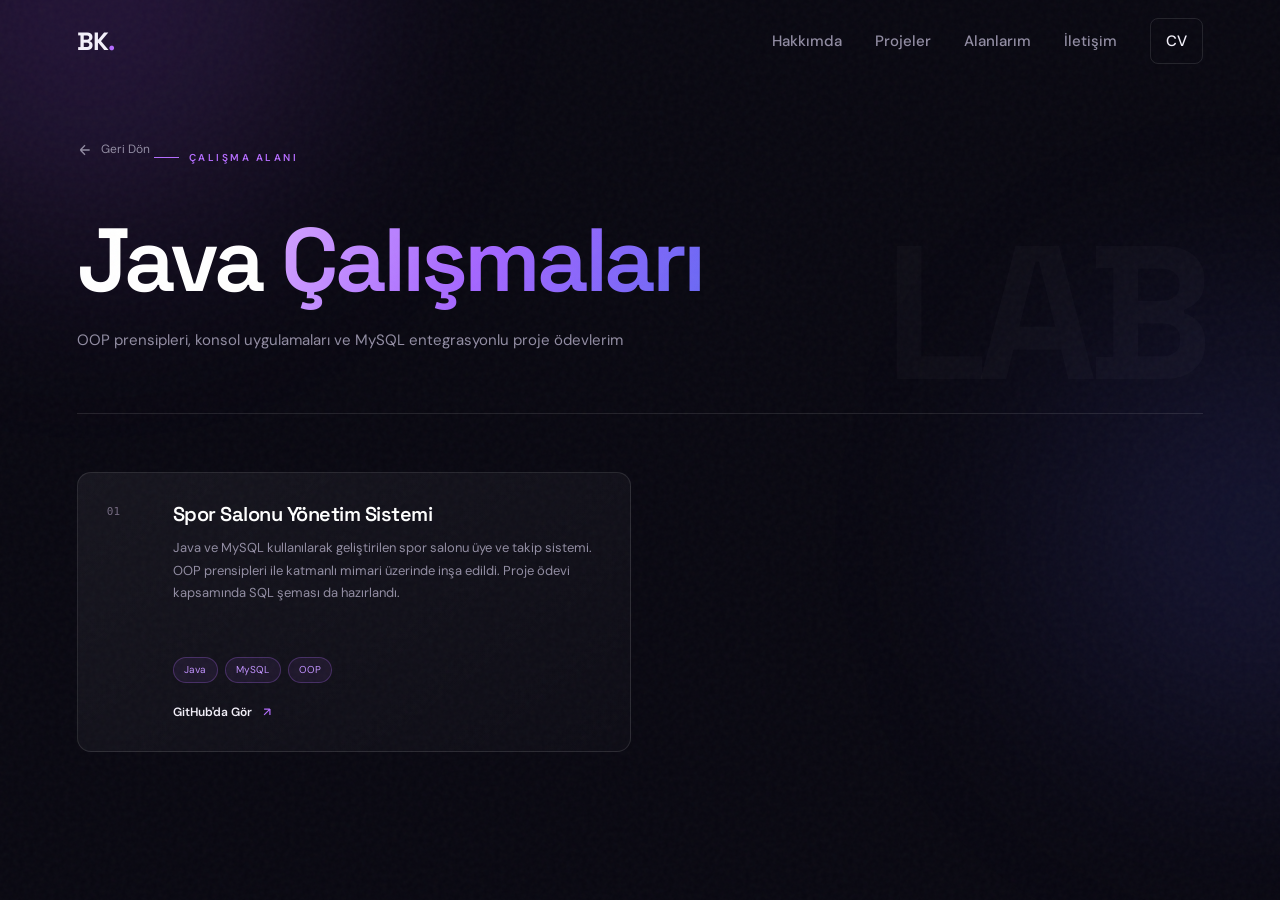
<file: java.html>
<!DOCTYPE html>
<html lang="tr">
<head>
    <meta charset="UTF-8">
    <meta name="viewport" content="width=device-width, initial-scale=1.0">
    <title>Java Çalışmaları | Barış Kaya</title>
    <link rel="icon" type="image/svg+xml" href="favicon.svg">
    <link rel="stylesheet" href="style.css">
    <link rel="stylesheet" href="works.css">
    <link href="https://fonts.googleapis.com/css2?family=DM+Sans:wght@400;500;600;700&family=Space+Grotesk:wght@400;500;600;700&display=swap" rel="stylesheet">
</head>
<body>
    <div class="noise"></div>
    <div class="orb orb-1"></div>
    <div class="orb orb-2"></div>

    <header class="header scrolled" id="header">
        <nav class="navbar">
            <a href="index.html" class="logo">BK<span class="logo-dot">.</span></a>
            <ul class="nav-links">
                <li><a href="index.html#about">Hakkımda</a></li>
                <li><a href="index.html#projects">Projeler</a></li>
                <li><a href="index.html#works">Alanlarım</a></li>
                <li><a href="index.html#contact">İletişim</a></li>
                <li><a href="cv.html" class="nav-cv">CV</a></li>
            </ul>
            <button class="hamburger" id="hamburger"><span></span><span></span><span></span></button>
        </nav>
    </header>

    <main class="works-page">
        <div class="works-hero">
            <a href="index.html#works" class="back-link">
                <svg width="16" height="16" viewBox="0 0 24 24" fill="none" stroke="currentColor" stroke-width="2"><path d="M19 12H5M5 12l7 7M5 12l7-7"/></svg>
                Geri Dön
            </a>
            <div class="works-badge">Çalışma Alanı</div>
            <h1 class="works-title">Java <span class="gradient-text">Çalışmaları</span></h1>
            <p class="works-desc">OOP prensipleri, konsol uygulamaları ve MySQL entegrasyonlu proje ödevlerim</p>
        </div>

        <div class="assignments-grid">

            <div class="assignment-card">
                <div class="assignment-num">01</div>
                <div class="assignment-body">
                    <h3>Spor Salonu Yönetim Sistemi</h3>
                    <p>Java ve MySQL kullanılarak geliştirilen spor salonu üye ve takip sistemi. OOP prensipleri ile katmanlı mimari üzerinde inşa edildi. Proje ödevi kapsamında SQL şeması da hazırlandı.</p>
                    <div class="assignment-tags">
                        <span>Java</span><span>MySQL</span><span>OOP</span>
                    </div>
                    <a href="https://github.com/bariska35" target="_blank" class="assignment-link">
                        GitHub'da Gör
                        <svg width="14" height="14" viewBox="0 0 24 24" fill="none" stroke="currentColor" stroke-width="2"><path d="M7 17L17 7M17 7H7M17 7v10"/></svg>
                    </a>
                </div>
            </div>

        </div>
    </main>

    <script src="script.js"></script>
</body>
</html>
</file>
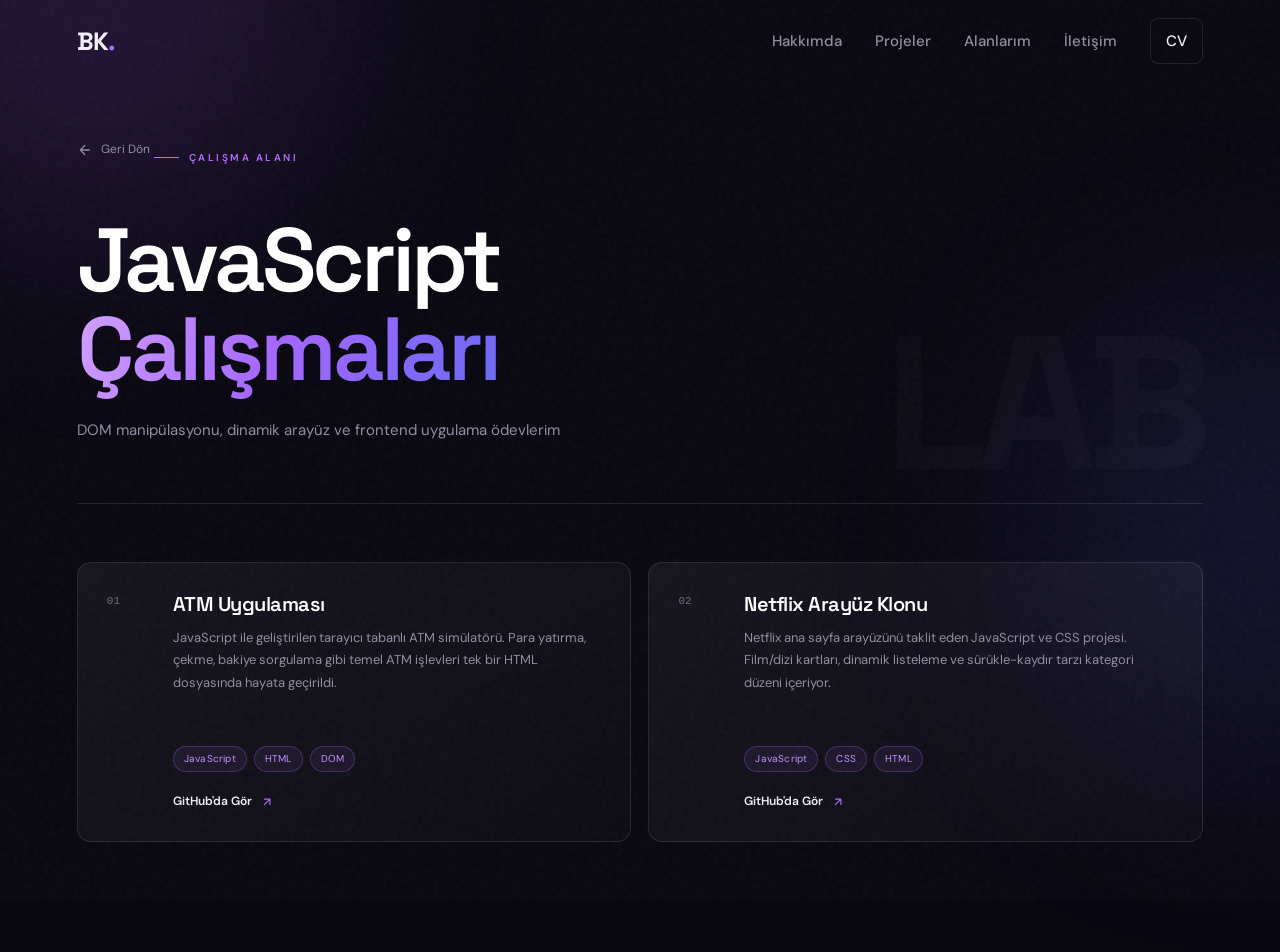
<file: javascript.html>
<!DOCTYPE html>
<html lang="tr">
<head>
    <meta charset="UTF-8">
    <meta name="viewport" content="width=device-width, initial-scale=1.0">
    <title>JavaScript Çalışmaları | Barış Kaya</title>
    <link rel="icon" type="image/svg+xml" href="favicon.svg">
    <link rel="stylesheet" href="style.css">
    <link rel="stylesheet" href="works.css">
    <link href="https://fonts.googleapis.com/css2?family=DM+Sans:wght@400;500;600;700&family=Space+Grotesk:wght@400;500;600;700&display=swap" rel="stylesheet">
</head>
<body>
    <div class="noise"></div>
    <div class="orb orb-1"></div>
    <div class="orb orb-2"></div>

    <header class="header scrolled" id="header">
        <nav class="navbar">
            <a href="index.html" class="logo">BK<span class="logo-dot">.</span></a>
            <ul class="nav-links">
                <li><a href="index.html#about">Hakkımda</a></li>
                <li><a href="index.html#projects">Projeler</a></li>
                <li><a href="index.html#works">Alanlarım</a></li>
                <li><a href="index.html#contact">İletişim</a></li>
                <li><a href="cv.html" class="nav-cv">CV</a></li>
            </ul>
            <button class="hamburger" id="hamburger"><span></span><span></span><span></span></button>
        </nav>
    </header>

    <main class="works-page">
        <div class="works-hero">
            <a href="index.html#works" class="back-link">
                <svg width="16" height="16" viewBox="0 0 24 24" fill="none" stroke="currentColor" stroke-width="2"><path d="M19 12H5M5 12l7 7M5 12l7-7"/></svg>
                Geri Dön
            </a>
            <div class="works-badge">Çalışma Alanı</div>
            <h1 class="works-title">JavaScript <span class="gradient-text">Çalışmaları</span></h1>
            <p class="works-desc">DOM manipülasyonu, dinamik arayüz ve frontend uygulama ödevlerim</p>
        </div>

        <div class="assignments-grid">

            <div class="assignment-card">
                <div class="assignment-num">01</div>
                <div class="assignment-body">
                    <h3>ATM Uygulaması</h3>
                    <p>JavaScript ile geliştirilen tarayıcı tabanlı ATM simülatörü. Para yatırma, çekme, bakiye sorgulama gibi temel ATM işlevleri tek bir HTML dosyasında hayata geçirildi.</p>
                    <div class="assignment-tags">
                        <span>JavaScript</span><span>HTML</span><span>DOM</span>
                    </div>
                    <a href="https://github.com/bariska35" target="_blank" class="assignment-link">
                        GitHub'da Gör
                        <svg width="14" height="14" viewBox="0 0 24 24" fill="none" stroke="currentColor" stroke-width="2"><path d="M7 17L17 7M17 7H7M17 7v10"/></svg>
                    </a>
                </div>
            </div>

            <div class="assignment-card">
                <div class="assignment-num">02</div>
                <div class="assignment-body">
                    <h3>Netflix Arayüz Klonu</h3>
                    <p>Netflix ana sayfa arayüzünü taklit eden JavaScript ve CSS projesi. Film/dizi kartları, dinamik listeleme ve sürükle-kaydır tarzı kategori düzeni içeriyor.</p>
                    <div class="assignment-tags">
                        <span>JavaScript</span><span>CSS</span><span>HTML</span>
                    </div>
                    <a href="https://github.com/bariska35" target="_blank" class="assignment-link">
                        GitHub'da Gör
                        <svg width="14" height="14" viewBox="0 0 24 24" fill="none" stroke="currentColor" stroke-width="2"><path d="M7 17L17 7M17 7H7M17 7v10"/></svg>
                    </a>
                </div>
            </div>

        </div>
    </main>

    <script src="script.js"></script>
</body>
</html>
</file>
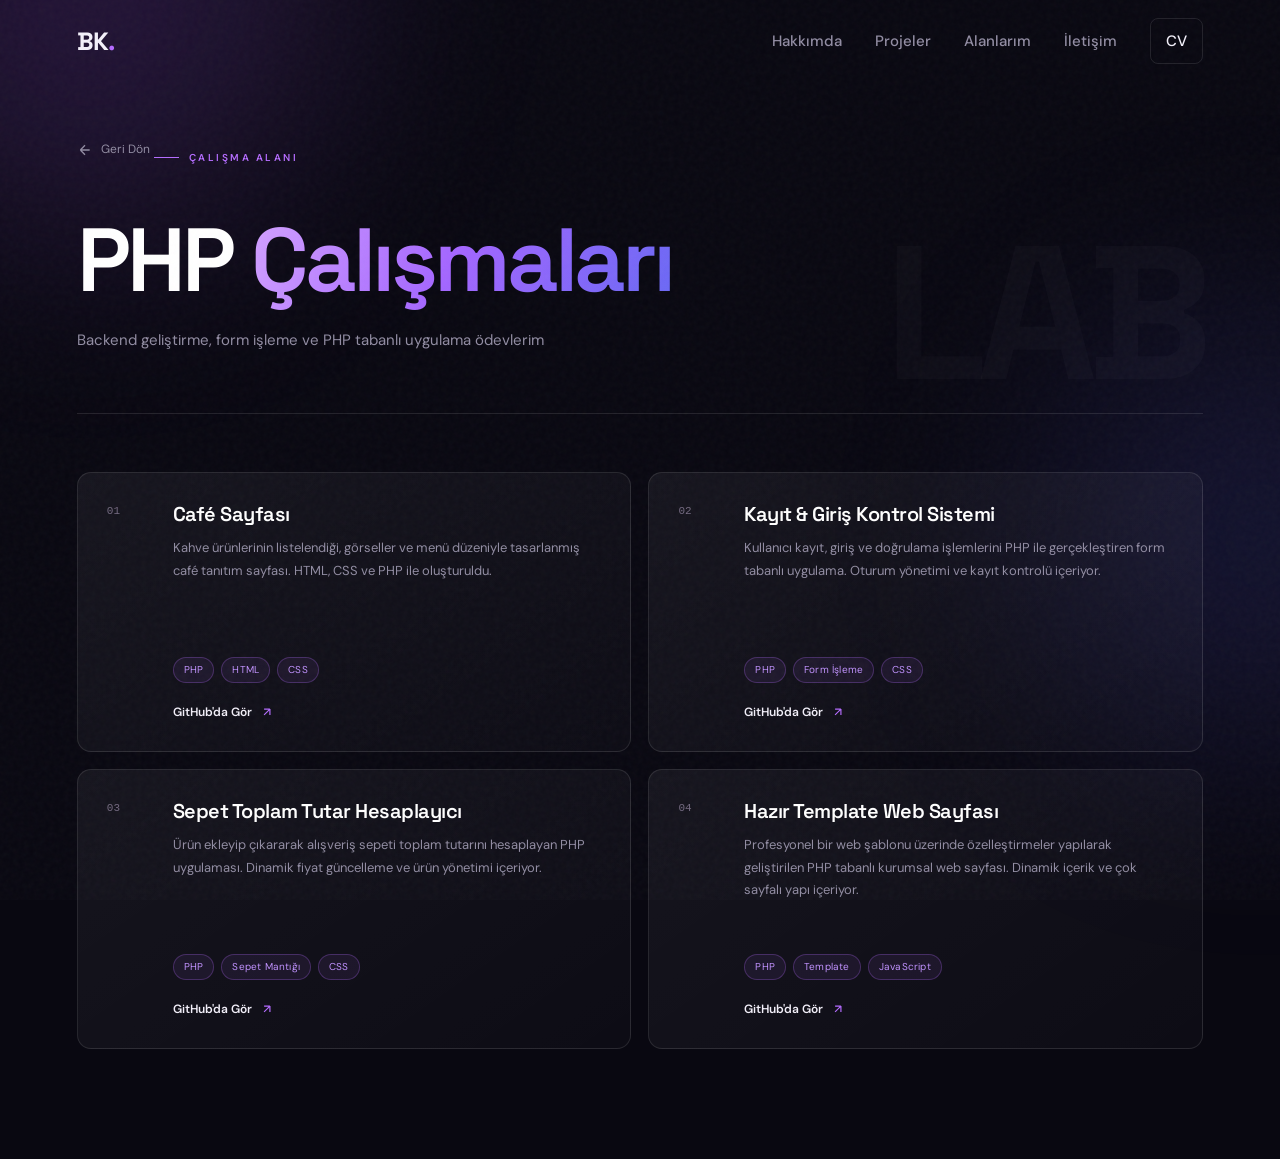
<file: php.html>
<!DOCTYPE html>
<html lang="tr">
<head>
    <meta charset="UTF-8">
    <meta name="viewport" content="width=device-width, initial-scale=1.0">
    <title>PHP Çalışmaları | Barış Kaya</title>
    <link rel="icon" type="image/svg+xml" href="favicon.svg">
    <link rel="stylesheet" href="style.css">
    <link rel="stylesheet" href="works.css">
    <link href="https://fonts.googleapis.com/css2?family=DM+Sans:wght@400;500;600;700&family=Space+Grotesk:wght@400;500;600;700&display=swap" rel="stylesheet">
</head>
<body>
    <div class="noise"></div>
    <div class="orb orb-1"></div>
    <div class="orb orb-2"></div>

    <header class="header scrolled" id="header">
        <nav class="navbar">
            <a href="index.html" class="logo">BK<span class="logo-dot">.</span></a>
            <ul class="nav-links">
                <li><a href="index.html#about">Hakkımda</a></li>
                <li><a href="index.html#projects">Projeler</a></li>
                <li><a href="index.html#works">Alanlarım</a></li>
                <li><a href="index.html#contact">İletişim</a></li>
                <li><a href="cv.html" class="nav-cv">CV</a></li>
            </ul>
            <button class="hamburger" id="hamburger"><span></span><span></span><span></span></button>
        </nav>
    </header>

    <main class="works-page">
        <div class="works-hero">
            <a href="index.html#works" class="back-link">
                <svg width="16" height="16" viewBox="0 0 24 24" fill="none" stroke="currentColor" stroke-width="2"><path d="M19 12H5M5 12l7 7M5 12l7-7"/></svg>
                Geri Dön
            </a>
            <div class="works-badge">Çalışma Alanı</div>
            <h1 class="works-title">PHP <span class="gradient-text">Çalışmaları</span></h1>
            <p class="works-desc">Backend geliştirme, form işleme ve PHP tabanlı uygulama ödevlerim</p>
        </div>

        <div class="assignments-grid">

            <div class="assignment-card">
                <div class="assignment-num">01</div>
                <div class="assignment-body">
                    <h3>Café Sayfası</h3>
                    <p>Kahve ürünlerinin listelendiği, görseller ve menü düzeniyle tasarlanmış café tanıtım sayfası. HTML, CSS ve PHP ile oluşturuldu.</p>
                    <div class="assignment-tags">
                        <span>PHP</span><span>HTML</span><span>CSS</span>
                    </div>
                    <a href="https://github.com/bariska35" target="_blank" class="assignment-link">
                        GitHub'da Gör
                        <svg width="14" height="14" viewBox="0 0 24 24" fill="none" stroke="currentColor" stroke-width="2"><path d="M7 17L17 7M17 7H7M17 7v10"/></svg>
                    </a>
                </div>
            </div>

            <div class="assignment-card">
                <div class="assignment-num">02</div>
                <div class="assignment-body">
                    <h3>Kayıt & Giriş Kontrol Sistemi</h3>
                    <p>Kullanıcı kayıt, giriş ve doğrulama işlemlerini PHP ile gerçekleştiren form tabanlı uygulama. Oturum yönetimi ve kayıt kontrolü içeriyor.</p>
                    <div class="assignment-tags">
                        <span>PHP</span><span>Form İşleme</span><span>CSS</span>
                    </div>
                    <a href="https://github.com/bariska35" target="_blank" class="assignment-link">
                        GitHub'da Gör
                        <svg width="14" height="14" viewBox="0 0 24 24" fill="none" stroke="currentColor" stroke-width="2"><path d="M7 17L17 7M17 7H7M17 7v10"/></svg>
                    </a>
                </div>
            </div>

            <div class="assignment-card">
                <div class="assignment-num">03</div>
                <div class="assignment-body">
                    <h3>Sepet Toplam Tutar Hesaplayıcı</h3>
                    <p>Ürün ekleyip çıkararak alışveriş sepeti toplam tutarını hesaplayan PHP uygulaması. Dinamik fiyat güncelleme ve ürün yönetimi içeriyor.</p>
                    <div class="assignment-tags">
                        <span>PHP</span><span>Sepet Mantığı</span><span>CSS</span>
                    </div>
                    <a href="https://github.com/bariska35" target="_blank" class="assignment-link">
                        GitHub'da Gör
                        <svg width="14" height="14" viewBox="0 0 24 24" fill="none" stroke="currentColor" stroke-width="2"><path d="M7 17L17 7M17 7H7M17 7v10"/></svg>
                    </a>
                </div>
            </div>

            <div class="assignment-card">
                <div class="assignment-num">04</div>
                <div class="assignment-body">
                    <h3>Hazır Template Web Sayfası</h3>
                    <p>Profesyonel bir web şablonu üzerinde özelleştirmeler yapılarak geliştirilen PHP tabanlı kurumsal web sayfası. Dinamik içerik ve çok sayfalı yapı içeriyor.</p>
                    <div class="assignment-tags">
                        <span>PHP</span><span>Template</span><span>JavaScript</span>
                    </div>
                    <a href="https://github.com/bariska35" target="_blank" class="assignment-link">
                        GitHub'da Gör
                        <svg width="14" height="14" viewBox="0 0 24 24" fill="none" stroke="currentColor" stroke-width="2"><path d="M7 17L17 7M17 7H7M17 7v10"/></svg>
                    </a>
                </div>
            </div>

        </div>
    </main>

    <script src="script.js"></script>
</body>
</html>
</file>
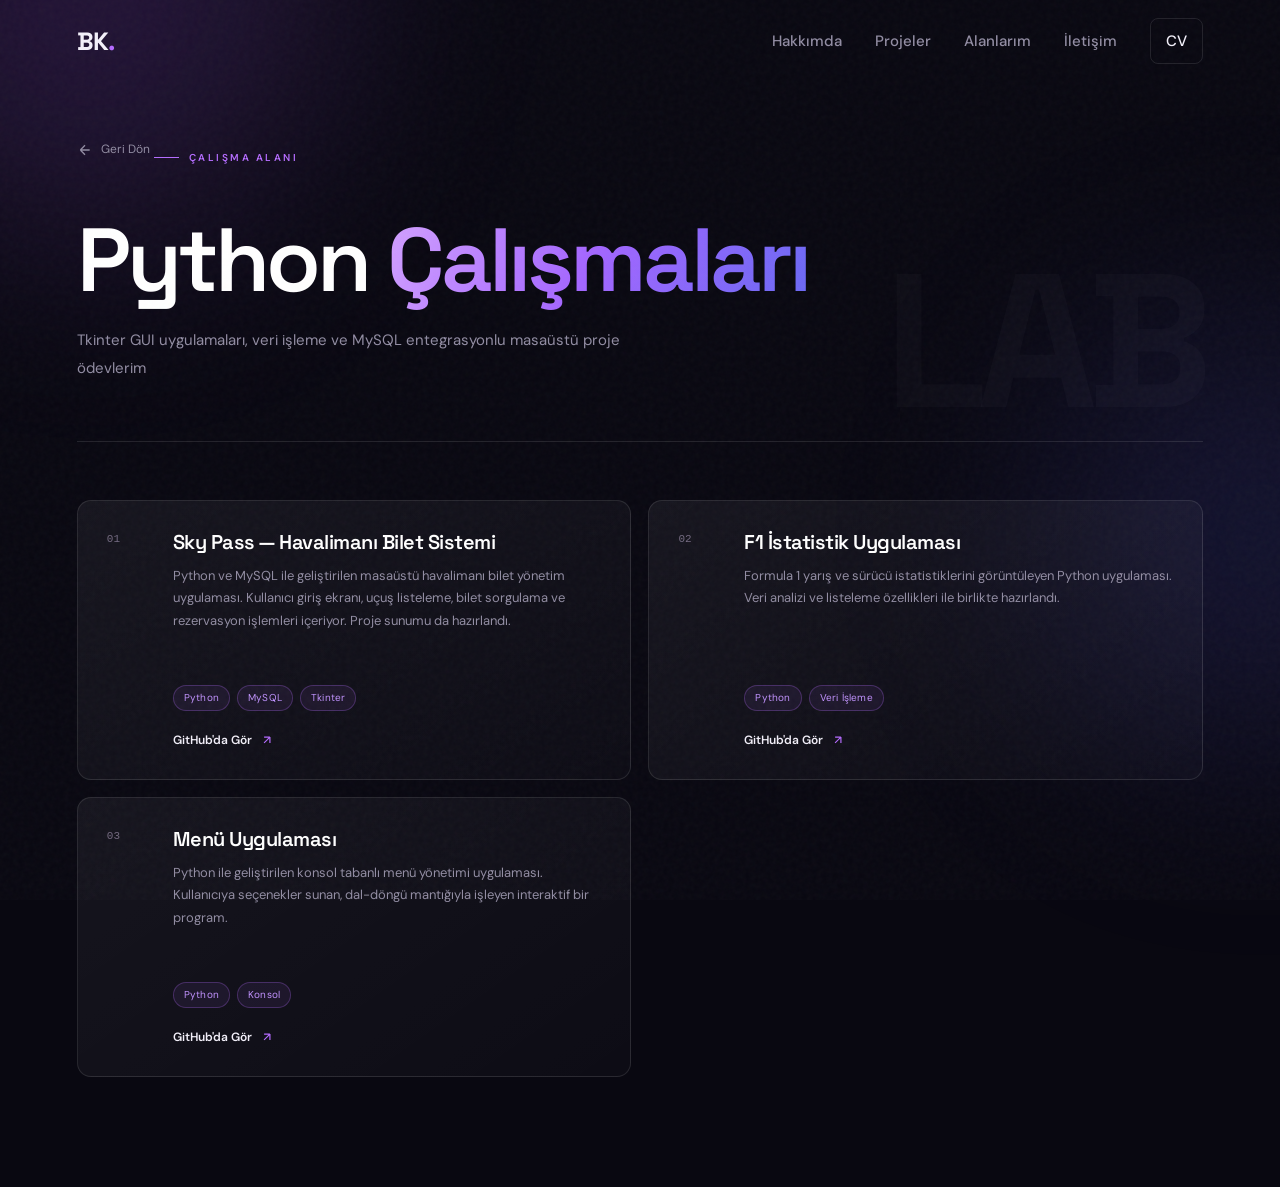
<file: python.html>
<!DOCTYPE html>
<html lang="tr">
<head>
    <meta charset="UTF-8">
    <meta name="viewport" content="width=device-width, initial-scale=1.0">
    <title>Python Çalışmaları | Barış Kaya</title>
    <link rel="icon" type="image/svg+xml" href="favicon.svg">
    <link rel="stylesheet" href="style.css">
    <link rel="stylesheet" href="works.css">
    <link href="https://fonts.googleapis.com/css2?family=DM+Sans:wght@400;500;600;700&family=Space+Grotesk:wght@400;500;600;700&display=swap" rel="stylesheet">
</head>
<body>
    <div class="noise"></div>
    <div class="orb orb-1"></div>
    <div class="orb orb-2"></div>

    <header class="header scrolled" id="header">
        <nav class="navbar">
            <a href="index.html" class="logo">BK<span class="logo-dot">.</span></a>
            <ul class="nav-links">
                <li><a href="index.html#about">Hakkımda</a></li>
                <li><a href="index.html#projects">Projeler</a></li>
                <li><a href="index.html#works">Alanlarım</a></li>
                <li><a href="index.html#contact">İletişim</a></li>
                <li><a href="cv.html" class="nav-cv">CV</a></li>
            </ul>
            <button class="hamburger" id="hamburger"><span></span><span></span><span></span></button>
        </nav>
    </header>

    <main class="works-page">
        <div class="works-hero">
            <a href="index.html#works" class="back-link">
                <svg width="16" height="16" viewBox="0 0 24 24" fill="none" stroke="currentColor" stroke-width="2"><path d="M19 12H5M5 12l7 7M5 12l7-7"/></svg>
                Geri Dön
            </a>
            <div class="works-badge">Çalışma Alanı</div>
            <h1 class="works-title">Python <span class="gradient-text">Çalışmaları</span></h1>
            <p class="works-desc">Tkinter GUI uygulamaları, veri işleme ve MySQL entegrasyonlu masaüstü proje ödevlerim</p>
        </div>

        <div class="assignments-grid">

            <div class="assignment-card">
                <div class="assignment-num">01</div>
                <div class="assignment-body">
                    <h3>Sky Pass — Havalimanı Bilet Sistemi</h3>
                    <p>Python ve MySQL ile geliştirilen masaüstü havalimanı bilet yönetim uygulaması. Kullanıcı giriş ekranı, uçuş listeleme, bilet sorgulama ve rezervasyon işlemleri içeriyor. Proje sunumu da hazırlandı.</p>
                    <div class="assignment-tags">
                        <span>Python</span><span>MySQL</span><span>Tkinter</span>
                    </div>
                    <a href="https://github.com/bariska35" target="_blank" class="assignment-link">
                        GitHub'da Gör
                        <svg width="14" height="14" viewBox="0 0 24 24" fill="none" stroke="currentColor" stroke-width="2"><path d="M7 17L17 7M17 7H7M17 7v10"/></svg>
                    </a>
                </div>
            </div>

            <div class="assignment-card">
                <div class="assignment-num">02</div>
                <div class="assignment-body">
                    <h3>F1 İstatistik Uygulaması</h3>
                    <p>Formula 1 yarış ve sürücü istatistiklerini görüntüleyen Python uygulaması. Veri analizi ve listeleme özellikleri ile birlikte hazırlandı.</p>
                    <div class="assignment-tags">
                        <span>Python</span><span>Veri İşleme</span>
                    </div>
                    <a href="https://github.com/bariska35" target="_blank" class="assignment-link">
                        GitHub'da Gör
                        <svg width="14" height="14" viewBox="0 0 24 24" fill="none" stroke="currentColor" stroke-width="2"><path d="M7 17L17 7M17 7H7M17 7v10"/></svg>
                    </a>
                </div>
            </div>

            <div class="assignment-card">
                <div class="assignment-num">03</div>
                <div class="assignment-body">
                    <h3>Menü Uygulaması</h3>
                    <p>Python ile geliştirilen konsol tabanlı menü yönetimi uygulaması. Kullanıcıya seçenekler sunan, dal-döngü mantığıyla işleyen interaktif bir program.</p>
                    <div class="assignment-tags">
                        <span>Python</span><span>Konsol</span>
                    </div>
                    <a href="https://github.com/bariska35" target="_blank" class="assignment-link">
                        GitHub'da Gör
                        <svg width="14" height="14" viewBox="0 0 24 24" fill="none" stroke="currentColor" stroke-width="2"><path d="M7 17L17 7M17 7H7M17 7v10"/></svg>
                    </a>
                </div>
            </div>

        </div>
    </main>

    <script src="script.js"></script>
</body>
</html>
</file>
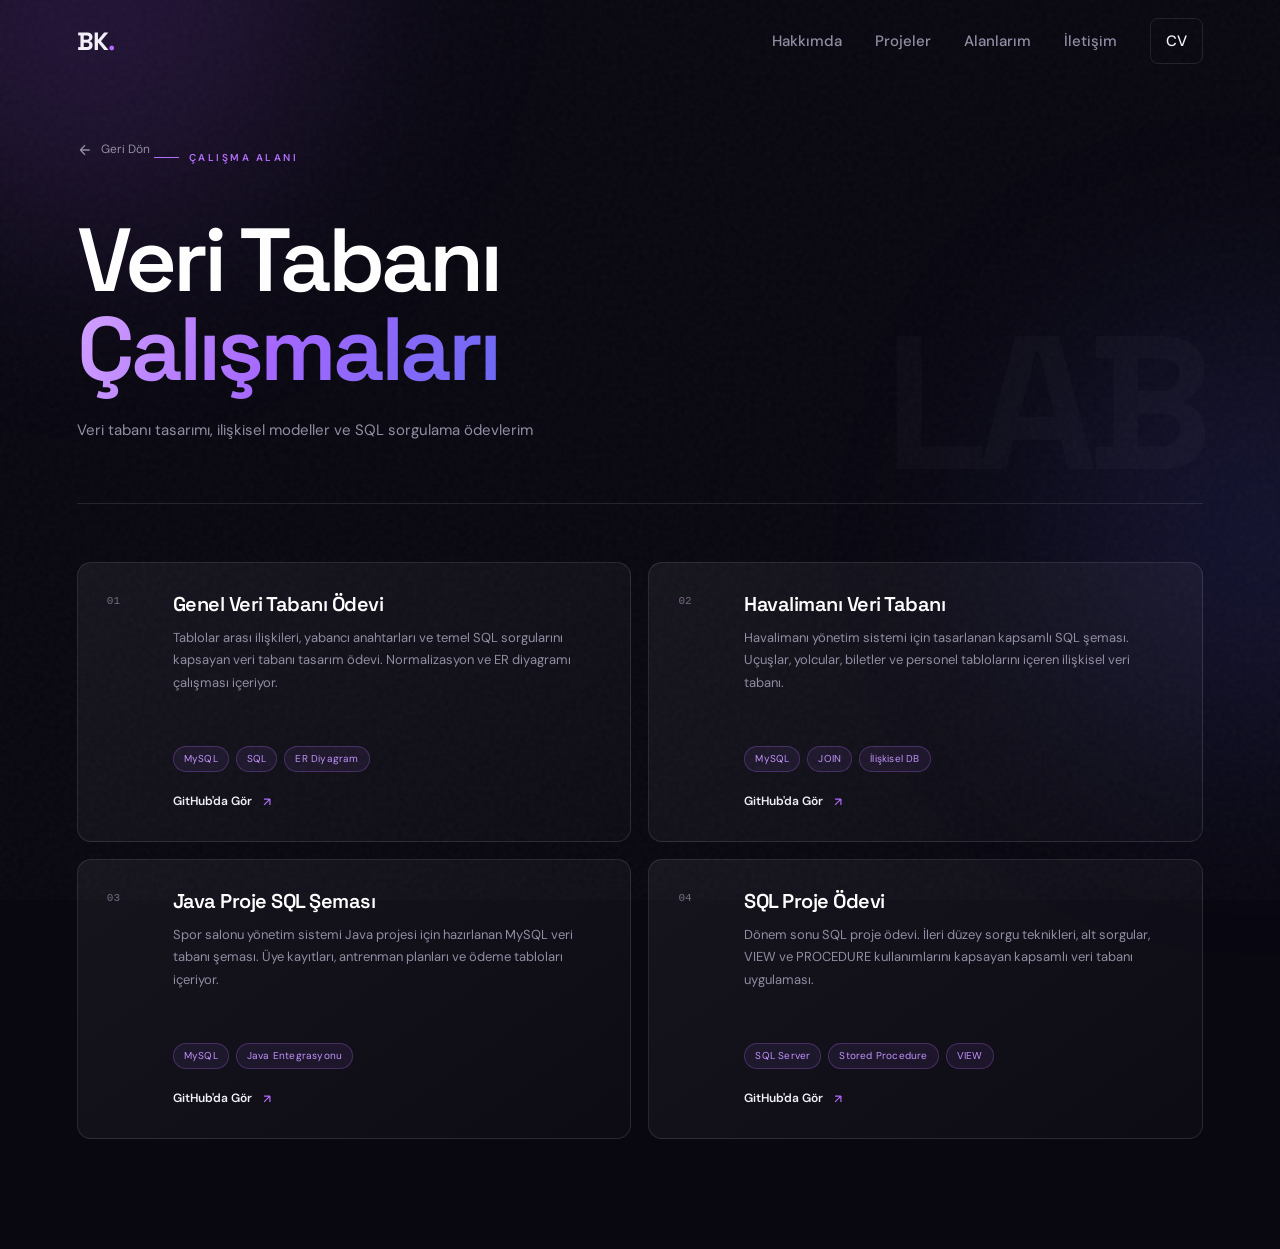
<file: sql.html>
<!DOCTYPE html>
<html lang="tr">
<head>
    <meta charset="UTF-8">
    <meta name="viewport" content="width=device-width, initial-scale=1.0">
    <title>Veri Tabanı Çalışmaları | Barış Kaya</title>
    <link rel="icon" type="image/svg+xml" href="favicon.svg">
    <link rel="stylesheet" href="style.css">
    <link rel="stylesheet" href="works.css">
    <link href="https://fonts.googleapis.com/css2?family=DM+Sans:wght@400;500;600;700&family=Space+Grotesk:wght@400;500;600;700&display=swap" rel="stylesheet">
</head>
<body>
    <div class="noise"></div>
    <div class="orb orb-1"></div>
    <div class="orb orb-2"></div>

    <header class="header scrolled" id="header">
        <nav class="navbar">
            <a href="index.html" class="logo">BK<span class="logo-dot">.</span></a>
            <ul class="nav-links">
                <li><a href="index.html#about">Hakkımda</a></li>
                <li><a href="index.html#projects">Projeler</a></li>
                <li><a href="index.html#works">Alanlarım</a></li>
                <li><a href="index.html#contact">İletişim</a></li>
                <li><a href="cv.html" class="nav-cv">CV</a></li>
            </ul>
            <button class="hamburger" id="hamburger"><span></span><span></span><span></span></button>
        </nav>
    </header>

    <main class="works-page">
        <div class="works-hero">
            <a href="index.html#works" class="back-link">
                <svg width="16" height="16" viewBox="0 0 24 24" fill="none" stroke="currentColor" stroke-width="2"><path d="M19 12H5M5 12l7 7M5 12l7-7"/></svg>
                Geri Dön
            </a>
            <div class="works-badge">Çalışma Alanı</div>
            <h1 class="works-title">Veri Tabanı <span class="gradient-text">Çalışmaları</span></h1>
            <p class="works-desc">Veri tabanı tasarımı, ilişkisel modeller ve SQL sorgulama ödevlerim</p>
        </div>

        <div class="assignments-grid">

            <div class="assignment-card">
                <div class="assignment-num">01</div>
                <div class="assignment-body">
                    <h3>Genel Veri Tabanı Ödevi</h3>
                    <p>Tablolar arası ilişkileri, yabancı anahtarları ve temel SQL sorgularını kapsayan veri tabanı tasarım ödevi. Normalizasyon ve ER diyagramı çalışması içeriyor.</p>
                    <div class="assignment-tags">
                        <span>MySQL</span><span>SQL</span><span>ER Diyagram</span>
                    </div>
                    <a href="https://github.com/bariska35" target="_blank" class="assignment-link">
                        GitHub'da Gör
                        <svg width="14" height="14" viewBox="0 0 24 24" fill="none" stroke="currentColor" stroke-width="2"><path d="M7 17L17 7M17 7H7M17 7v10"/></svg>
                    </a>
                </div>
            </div>

            <div class="assignment-card">
                <div class="assignment-num">02</div>
                <div class="assignment-body">
                    <h3>Havalimanı Veri Tabanı</h3>
                    <p>Havalimanı yönetim sistemi için tasarlanan kapsamlı SQL şeması. Uçuşlar, yolcular, biletler ve personel tablolarını içeren ilişkisel veri tabanı.</p>
                    <div class="assignment-tags">
                        <span>MySQL</span><span>JOIN</span><span>İlişkisel DB</span>
                    </div>
                    <a href="https://github.com/bariska35" target="_blank" class="assignment-link">
                        GitHub'da Gör
                        <svg width="14" height="14" viewBox="0 0 24 24" fill="none" stroke="currentColor" stroke-width="2"><path d="M7 17L17 7M17 7H7M17 7v10"/></svg>
                    </a>
                </div>
            </div>

            <div class="assignment-card">
                <div class="assignment-num">03</div>
                <div class="assignment-body">
                    <h3>Java Proje SQL Şeması</h3>
                    <p>Spor salonu yönetim sistemi Java projesi için hazırlanan MySQL veri tabanı şeması. Üye kayıtları, antrenman planları ve ödeme tabloları içeriyor.</p>
                    <div class="assignment-tags">
                        <span>MySQL</span><span>Java Entegrasyonu</span>
                    </div>
                    <a href="https://github.com/bariska35" target="_blank" class="assignment-link">
                        GitHub'da Gör
                        <svg width="14" height="14" viewBox="0 0 24 24" fill="none" stroke="currentColor" stroke-width="2"><path d="M7 17L17 7M17 7H7M17 7v10"/></svg>
                    </a>
                </div>
            </div>

            <div class="assignment-card">
                <div class="assignment-num">04</div>
                <div class="assignment-body">
                    <h3>SQL Proje Ödevi</h3>
                    <p>Dönem sonu SQL proje ödevi. İleri düzey sorgu teknikleri, alt sorgular, VIEW ve PROCEDURE kullanımlarını kapsayan kapsamlı veri tabanı uygulaması.</p>
                    <div class="assignment-tags">
                        <span>SQL Server</span><span>Stored Procedure</span><span>VIEW</span>
                    </div>
                    <a href="https://github.com/bariska35" target="_blank" class="assignment-link">
                        GitHub'da Gör
                        <svg width="14" height="14" viewBox="0 0 24 24" fill="none" stroke="currentColor" stroke-width="2"><path d="M7 17L17 7M17 7H7M17 7v10"/></svg>
                    </a>
                </div>
            </div>

        </div>
    </main>

    <script src="script.js"></script>
</body>
</html>
</file>
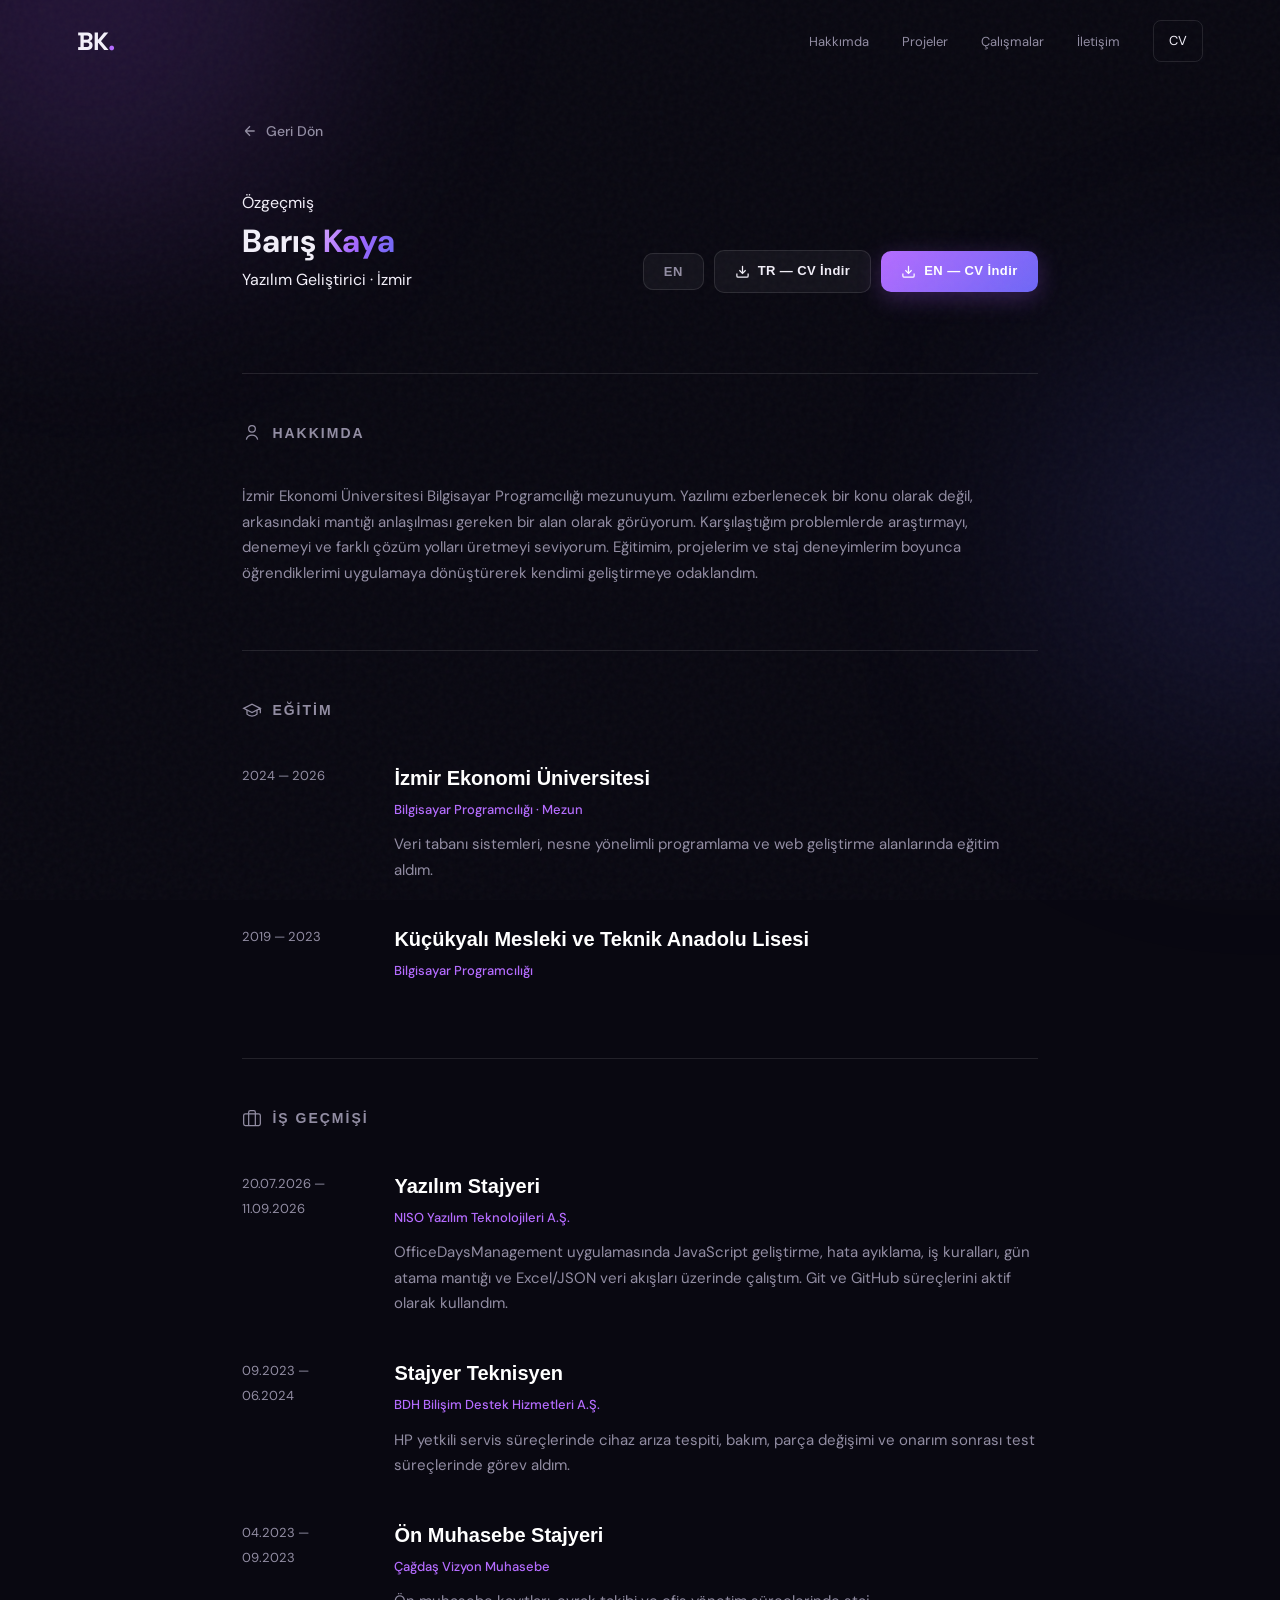
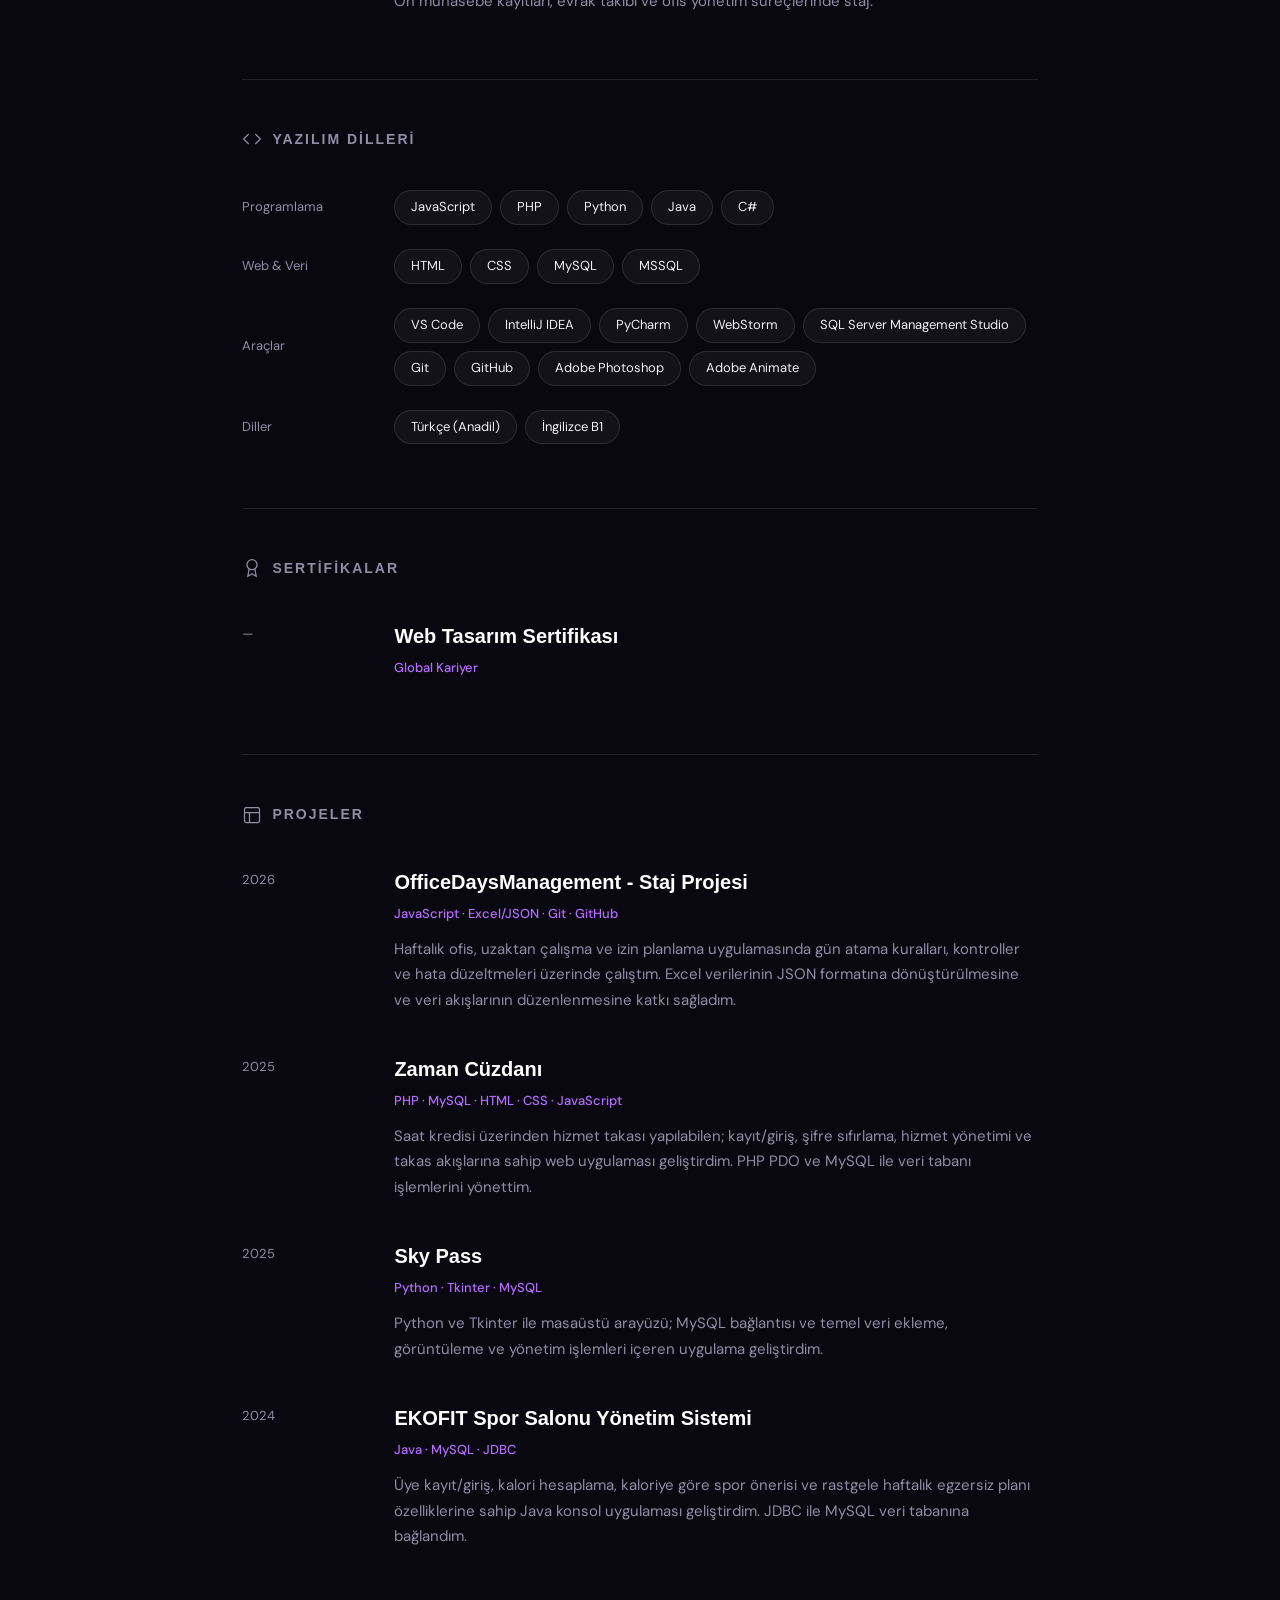
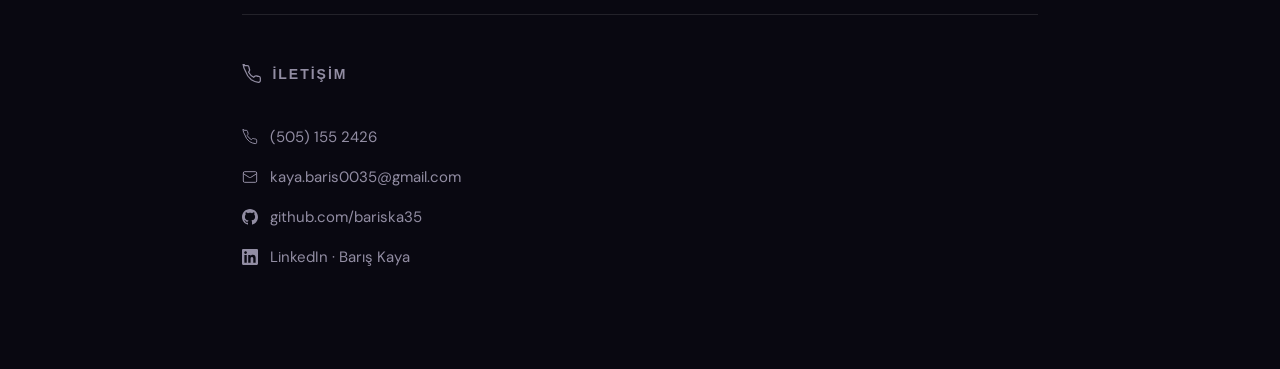
<file: Portfolio-main/cv.html>
<!DOCTYPE html>
<html lang="tr">
<head>
    <meta charset="UTF-8">
    <meta name="viewport" content="width=device-width, initial-scale=1.0">
    <title>CV | Barış Kaya</title>
    <link rel="icon" type="image/svg+xml" href="favicon.svg">
    <link rel="stylesheet" href="style.css">
    <link rel="stylesheet" href="cv.css">
    <link href="https://fonts.googleapis.com/css2?family=DM+Sans:wght@400;500;600;700&family=Space+Grotesk:wght@400;500;600;700&display=swap" rel="stylesheet">
</head>
<body>
    <div class="noise"></div>
    <div class="orb orb-1"></div>
    <div class="orb orb-2"></div>

    <header class="header scrolled" id="header">
        <nav class="navbar">
            <a href="index.html" class="logo">BK<span class="logo-dot">.</span></a>
            <ul class="nav-links">
                <li><a href="index.html#about">Hakkımda</a></li>
                <li><a href="index.html#projects">Projeler</a></li>
                <li><a href="index.html#works">Çalışmalar</a></li>
                <li><a href="index.html#contact">İletişim</a></li>
                <li><a href="cv.html" class="nav-cv">CV</a></li>
            </ul>
            <button class="hamburger" id="hamburger"><span></span><span></span><span></span></button>
        </nav>
    </header>

    <main class="cv-page">

        <div class="cv-header">
            <a href="index.html" class="back-link">
                <svg width="16" height="16" viewBox="0 0 24 24" fill="none" stroke="currentColor" stroke-width="2"><path d="M19 12H5M5 12l7 7M5 12l7-7"/></svg>
                Geri Dön
            </a>
            <div class="cv-title-row">
                <div>
                    <div class="works-badge" id="badge-text">Özgeçmiş</div>
                    <h1 class="works-title">Barış <span class="gradient-text">Kaya</span></h1>
                    <p class="works-desc" id="desc-text">Yazılım Geliştirici · İzmir</p>
                </div>
                <div class="cv-actions">
                    <button class="lang-toggle" id="lang-toggle" onclick="toggleLang()">
                        <span>🌐</span>
                        <span id="lang-label">EN</span>
                    </button>
                    <a href="cv.pdf" class="cv-btn cv-btn-ghost" target="_blank" rel="noopener noreferrer">
                        <svg width="15" height="15" viewBox="0 0 24 24" fill="none" stroke="currentColor" stroke-width="2"><path d="M21 15v4a2 2 0 0 1-2 2H5a2 2 0 0 1-2-2v-4"/><polyline points="7 10 12 15 17 10"/><line x1="12" y1="15" x2="12" y2="3"/></svg>
                        <span data-tr="TR — CV İndir" data-en="TR — Download CV">TR — CV İndir</span>
                    </a>
                    <a href="cv_en.pdf" class="cv-btn cv-btn-primary" target="_blank" rel="noopener noreferrer">
                        <svg width="15" height="15" viewBox="0 0 24 24" fill="none" stroke="currentColor" stroke-width="2"><path d="M21 15v4a2 2 0 0 1-2 2H5a2 2 0 0 1-2-2v-4"/><polyline points="7 10 12 15 17 10"/><line x1="12" y1="15" x2="12" y2="3"/></svg>
                        <span data-tr="EN — CV İndir" data-en="EN — Download CV">EN — CV İndir</span>
                    </a>
                </div>
            </div>
        </div>

        <div class="cv-body">

            <!-- ABOUT -->
            <div class="cv-section">
                <h2 class="cv-section-title">
                    <svg width="20" height="20" viewBox="0 0 24 24" fill="none" stroke="currentColor" stroke-width="1.5"><circle cx="12" cy="7" r="4"/><path d="M5.2 20a7 7 0 0 1 13.6 0"/></svg>
                    <span data-tr="Hakkımda" data-en="About Me">Hakkımda</span>
                </h2>
                <p class="cv-desc"
                   data-tr="İzmir Ekonomi Üniversitesi Bilgisayar Programcılığı mezunuyum. Yazılımı ezberlenecek bir konu olarak değil, arkasındaki mantığı anlaşılması gereken bir alan olarak görüyorum. Karşılaştığım problemlerde araştırmayı, denemeyi ve farklı çözüm yolları üretmeyi seviyorum. Eğitimim, projelerim ve staj deneyimlerim boyunca öğrendiklerimi uygulamaya dönüştürerek kendimi geliştirmeye odaklandım."
                   data-en="I am a graduate of the Computer Programming program at Izmir University of Economics. I see software development not as something to memorize, but as a field whose underlying logic should be understood. When I encounter problems, I enjoy researching, experimenting, and producing different solutions. Throughout my education, projects, and internship experiences, I have focused on improving myself by putting what I learn into practice.">
                    İzmir Ekonomi Üniversitesi Bilgisayar Programcılığı mezunuyum. Yazılımı ezberlenecek bir konu olarak değil, arkasındaki mantığı anlaşılması gereken bir alan olarak görüyorum. Karşılaştığım problemlerde araştırmayı, denemeyi ve farklı çözüm yolları üretmeyi seviyorum. Eğitimim, projelerim ve staj deneyimlerim boyunca öğrendiklerimi uygulamaya dönüştürerek kendimi geliştirmeye odaklandım.
                </p>
            </div>

            <!-- EDUCATION -->
            <div class="cv-section">
                <h2 class="cv-section-title">
                    <svg width="20" height="20" viewBox="0 0 24 24" fill="none" stroke="currentColor" stroke-width="1.5"><path d="M22 10v6M2 10l10-5 10 5-10 5z"/><path d="M6 12v5c3 3 9 3 12 0v-5"/></svg>
                    <span data-tr="Eğitim" data-en="Education">Eğitim</span>
                </h2>
                <div class="cv-items">
                    <div class="cv-item">
                        <div class="cv-item-left">
                            <span class="cv-date" data-tr="2024 — 2026" data-en="2024 — 2026">2024 — 2026</span>
                        </div>
                        <div class="cv-item-right">
                            <h3 data-tr="İzmir Ekonomi Üniversitesi" data-en="Izmir University of Economics">İzmir Ekonomi Üniversitesi</h3>
                            <p class="cv-sub" data-tr="Bilgisayar Programcılığı · Mezun" data-en="Computer Programming · Graduate">Bilgisayar Programcılığı · Mezun</p>
                            <p class="cv-desc" data-tr="Veri tabanı sistemleri, nesne yönelimli programlama ve web geliştirme alanlarında eğitim aldım." data-en="Studied database systems, object-oriented programming, and web development.">Veri tabanı sistemleri, nesne yönelimli programlama ve web geliştirme alanlarında eğitim aldım.</p>
                        </div>
                    </div>
                    <div class="cv-item">
                        <div class="cv-item-left">
                            <span class="cv-date">2019 — 2023</span>
                        </div>
                        <div class="cv-item-right">
                            <h3 data-tr="Küçükyalı Mesleki ve Teknik Anadolu Lisesi" data-en="Küçükyalı Vocational and Technical Anatolian High School">Küçükyalı Mesleki ve Teknik Anadolu Lisesi</h3>
                            <p class="cv-sub" data-tr="Bilgisayar Programcılığı" data-en="Computer Programming">Bilgisayar Programcılığı</p>
                        </div>
                    </div>
                </div>
            </div>

            <!-- WORK HISTORY -->
            <div class="cv-section">
                <h2 class="cv-section-title">
                    <svg width="20" height="20" viewBox="0 0 24 24" fill="none" stroke="currentColor" stroke-width="1.5"><rect width="20" height="14" x="2" y="7" rx="2" ry="2"/><path d="M16 21V5a2 2 0 0 0-2-2h-4a2 2 0 0 0-2 2v16"/></svg>
                    <span data-tr="İş Geçmişi" data-en="Work History">İş Geçmişi</span>
                </h2>
                <div class="cv-items">
                    <div class="cv-item">
                        <div class="cv-item-left"><span class="cv-date">20.07.2026 — 11.09.2026</span></div>
                        <div class="cv-item-right">
                            <h3 data-tr="Yazılım Stajyeri" data-en="Software Development Intern">Yazılım Stajyeri</h3>
                            <p class="cv-sub" data-tr="NISO Yazılım Teknolojileri A.Ş." data-en="NISO Software Technologies Inc.">NISO Yazılım Teknolojileri A.Ş.</p>
                            <p class="cv-desc" data-tr="OfficeDaysManagement uygulamasında JavaScript geliştirme, hata ayıklama, iş kuralları, gün atama mantığı ve Excel/JSON veri akışları üzerinde çalıştım. Git ve GitHub süreçlerini aktif olarak kullandım." data-en="Worked on JavaScript development, debugging, business rules, day-assignment logic, and Excel/JSON data flows for the OfficeDaysManagement application. Actively used Git and GitHub.">OfficeDaysManagement uygulamasında JavaScript geliştirme, hata ayıklama, iş kuralları, gün atama mantığı ve Excel/JSON veri akışları üzerinde çalıştım. Git ve GitHub süreçlerini aktif olarak kullandım.</p>
                        </div>
                    </div>
                    <div class="cv-item">
                        <div class="cv-item-left">
                            <span class="cv-date">09.2023 — 06.2024</span>
                        </div>
                        <div class="cv-item-right">
                            <h3 data-tr="Stajyer Teknisyen" data-en="Trainee Technician">Stajyer Teknisyen</h3>
                            <p class="cv-sub">BDH Bilişim Destek Hizmetleri A.Ş.</p>
                            <p class="cv-desc" data-tr="HP yetkili servis süreçlerinde cihaz arıza tespiti, bakım, parça değişimi ve onarım sonrası test süreçlerinde görev aldım." data-en="Worked on device fault diagnosis, maintenance, component replacement, and post-repair testing within HP Authorized Service processes.">HP yetkili servis süreçlerinde cihaz arıza tespiti, bakım, parça değişimi ve onarım sonrası test süreçlerinde görev aldım.</p>
                        </div>
                    </div>
                    <div class="cv-item">
                        <div class="cv-item-left">
                            <span class="cv-date">04.2023 — 09.2023</span>
                        </div>
                        <div class="cv-item-right">
                            <h3 data-tr="Ön Muhasebe Stajyeri" data-en="Pre-Accounting Intern">Ön Muhasebe Stajyeri</h3>
                            <p class="cv-sub">Çağdaş Vizyon Muhasebe</p>
                            <p class="cv-desc" data-tr="Ön muhasebe kayıtları, evrak takibi ve ofis yönetim süreçlerinde staj." data-en="Internship in bookkeeping records, document tracking and office management processes.">Ön muhasebe kayıtları, evrak takibi ve ofis yönetim süreçlerinde staj.</p>
                        </div>
                    </div>
                </div>
            </div>

            <!-- SKILLS -->
            <div class="cv-section">
                <h2 class="cv-section-title">
                    <svg width="20" height="20" viewBox="0 0 24 24" fill="none" stroke="currentColor" stroke-width="1.5"><polyline points="16 18 22 12 16 6"/><polyline points="8 6 2 12 8 18"/></svg>
                    <span data-tr="Yazılım Dilleri" data-en="Technical Skills">Yazılım Dilleri</span>
                </h2>
                <div class="skill-groups">
                    <div class="skill-group">
                            <span class="skill-group-label">Programlama</span>
                        <div class="skill-pills">
                            <span>JavaScript</span><span>PHP</span><span>Python</span><span>Java</span><span>C#</span>
                        </div>
                    </div>
                    <div class="skill-group">
                            <span class="skill-group-label">Web &amp; Veri</span>
                        <div class="skill-pills">
                            <span>HTML</span><span>CSS</span><span>MySQL</span><span>MSSQL</span>
                        </div>
                    </div>
                    <div class="skill-group">
                        <span class="skill-group-label" data-tr="Araçlar" data-en="Tools">Araçlar</span>
                        <div class="skill-pills">
                            <span>VS Code</span><span>IntelliJ IDEA</span><span>PyCharm</span><span>WebStorm</span><span>SQL Server Management Studio</span><span>Git</span><span>GitHub</span><span>Adobe Photoshop</span><span>Adobe Animate</span>
                        </div>
                    </div>
                    <div class="skill-group">
                        <span class="skill-group-label" data-tr="Diller" data-en="Languages">Diller</span>
                        <div class="skill-pills">
                            <span data-tr="Türkçe (Anadil)" data-en="Turkish (Native)">Türkçe (Anadil)</span><span data-tr="İngilizce B1" data-en="English B1">İngilizce B1</span>
                        </div>
                    </div>
                </div>
            </div>

            <!-- CERTIFICATES -->
            <div class="cv-section">
                <h2 class="cv-section-title">
                    <svg width="20" height="20" viewBox="0 0 24 24" fill="none" stroke="currentColor" stroke-width="1.5"><circle cx="12" cy="8" r="6"/><path d="M15.477 12.89 17 22l-5-3-5 3 1.523-9.11"/></svg>
                    <span data-tr="Sertifikalar" data-en="Certificates">Sertifikalar</span>
                </h2>
                <div class="cv-items">
                    <div class="cv-item">
                        <div class="cv-item-left">
                            <span class="cv-date">—</span>
                        </div>
                        <div class="cv-item-right">
                            <h3 data-tr="Web Tasarım Sertifikası" data-en="Web Design Certificate">Web Tasarım Sertifikası</h3>
                            <p class="cv-sub" data-tr="Global Kariyer" data-en="Global Career">Global Kariyer</p>
                        </div>
                    </div>
                </div>
            </div>

            <!-- PROJECTS -->
            <div class="cv-section">
                <h2 class="cv-section-title">
                    <svg width="20" height="20" viewBox="0 0 24 24" fill="none" stroke="currentColor" stroke-width="1.5"><rect width="18" height="18" x="3" y="3" rx="2"/><path d="M3 9h18M9 21V9"/></svg>
                    <span data-tr="Projeler" data-en="Projects">Projeler</span>
                </h2>
                <div class="cv-items">
                    <div class="cv-item">
                        <div class="cv-item-left">
                            <span class="cv-date">2026</span>
                        </div>
                        <div class="cv-item-right">
                            <h3>OfficeDaysManagement - Staj Projesi</h3>
                            <p class="cv-sub">JavaScript · Excel/JSON · Git · GitHub</p>
                            <p class="cv-desc" data-tr="Haftalık ofis, uzaktan çalışma ve izin planlama uygulamasında gün atama kuralları, kontroller ve hata düzeltmeleri üzerinde çalıştım. Excel verilerinin JSON formatına dönüştürülmesine ve veri akışlarının düzenlenmesine katkı sağladım." data-en="Worked on day-assignment rules, validations, and bug fixes in a weekly office, remote-work, and leave-planning application. Contributed to converting Excel data to JSON and organizing data flows.">Haftalık ofis, uzaktan çalışma ve izin planlama uygulamasında gün atama kuralları, kontroller ve hata düzeltmeleri üzerinde çalıştım. Excel verilerinin JSON formatına dönüştürülmesine ve veri akışlarının düzenlenmesine katkı sağladım.</p>
                        </div>
                    </div>
                    <div class="cv-item">
                        <div class="cv-item-left">
                            <span class="cv-date">2025</span>
                        </div>
                        <div class="cv-item-right">
                            <h3>Zaman Cüzdanı</h3>
                            <p class="cv-sub">PHP · MySQL · HTML · CSS · JavaScript</p>
                            <p class="cv-desc" data-tr="Saat kredisi üzerinden hizmet takası yapılabilen; kayıt/giriş, şifre sıfırlama, hizmet yönetimi ve takas akışlarına sahip web uygulaması geliştirdim. PHP PDO ve MySQL ile veri tabanı işlemlerini yönettim." data-en="Developed a web application that enables service exchanges using time credits, with registration/login, password reset, service management, and exchange workflows. Managed database operations using PHP PDO and MySQL.">Saat kredisi üzerinden hizmet takası yapılabilen; kayıt/giriş, şifre sıfırlama, hizmet yönetimi ve takas akışlarına sahip web uygulaması geliştirdim. PHP PDO ve MySQL ile veri tabanı işlemlerini yönettim.</p>
                        </div>
                    </div>
                    <div class="cv-item">
                        <div class="cv-item-left">
                            <span class="cv-date">2025</span>
                        </div>
                        <div class="cv-item-right">
                            <h3>Sky Pass</h3>
                            <p class="cv-sub">Python · Tkinter · MySQL</p>
                            <p class="cv-desc" data-tr="Python ve Tkinter ile masaüstü arayüzü; MySQL bağlantısı ve temel veri ekleme, görüntüleme ve yönetim işlemleri içeren uygulama geliştirdim." data-en="Developed an application with a desktop interface using Python and Tkinter, MySQL connectivity, and basic data insertion, display, and management operations.">Python ve Tkinter ile masaüstü arayüzü; MySQL bağlantısı ve temel veri ekleme, görüntüleme ve yönetim işlemleri içeren uygulama geliştirdim.</p>
                        </div>
                    </div>
                    <div class="cv-item">
                        <div class="cv-item-left">
                            <span class="cv-date">2024</span>
                        </div>
                        <div class="cv-item-right">
                            <h3>EKOFIT Spor Salonu Yönetim Sistemi</h3>
                            <p class="cv-sub">Java · MySQL · JDBC</p>
                            <p class="cv-desc" data-tr="Üye kayıt/giriş, kalori hesaplama, kaloriye göre spor önerisi ve rastgele haftalık egzersiz planı özelliklerine sahip Java konsol uygulaması geliştirdim. JDBC ile MySQL veri tabanına bağlandım." data-en="Developed a Java console application with member registration/login, calorie calculation, workout recommendations, and randomly generated weekly exercise plans. Connected to MySQL using JDBC.">Üye kayıt/giriş, kalori hesaplama, kaloriye göre spor önerisi ve rastgele haftalık egzersiz planı özelliklerine sahip Java konsol uygulaması geliştirdim. JDBC ile MySQL veri tabanına bağlandım.</p>
                        </div>
                    </div>
                </div>
            </div>

            <!-- CONTACT -->
            <div class="cv-section">
                <h2 class="cv-section-title">
                    <svg width="20" height="20" viewBox="0 0 24 24" fill="none" stroke="currentColor" stroke-width="1.5"><path d="M22 16.92v3a2 2 0 0 1-2.18 2 19.79 19.79 0 0 1-8.63-3.07A19.5 19.5 0 0 1 4.42 9.1a19.79 19.79 0 0 1-3.07-8.67A2 2 0 0 1 3.34 2h3a2 2 0 0 1 2 1.72 12.84 12.84 0 0 0 .7 2.81 2 2 0 0 1-.45 2.11L7.91 9.91a16 16 0 0 0 6.08 6.08l1.27-1.27a2 2 0 0 1 2.11-.45 12.84 12.84 0 0 0 2.81.7A2 2 0 0 1 22 16.92z"/></svg>
                    <span data-tr="İletişim" data-en="Contact">İletişim</span>
                </h2>
                <div class="cv-contact-row">
                    <a href="tel:+905051552426" class="cv-contact-item">
                        <svg width="16" height="16" viewBox="0 0 24 24" fill="none" stroke="currentColor" stroke-width="1.5"><path d="M22 16.92v3a2 2 0 0 1-2.18 2 19.79 19.79 0 0 1-8.63-3.07A19.5 19.5 0 0 1 4.42 9.1a19.79 19.79 0 0 1-3.07-8.67A2 2 0 0 1 3.34 2h3a2 2 0 0 1 2 1.72c.127.96.361 1.903.7 2.81a2 2 0 0 1-.45 2.11L7.91 9.91a16 16 0 0 0 6.08 6.08l1.27-1.27a2 2 0 0 1 2.11-.45 12.84 12.84 0 0 0 2.81.7A2 2 0 0 1 22 16.92z"/></svg>
                        (505) 155 2426
                    </a>
                    <a href="mailto:kaya.baris0035@gmail.com" class="cv-contact-item">
                        <svg width="16" height="16" viewBox="0 0 24 24" fill="none" stroke="currentColor" stroke-width="1.5"><rect width="20" height="16" x="2" y="4" rx="2"/><path d="m22 7-8.97 5.7a1.94 1.94 0 0 1-2.06 0L2 7"/></svg>
                        kaya.baris0035@gmail.com
                    </a>
                    <a href="https://github.com/bariska35" target="_blank" class="cv-contact-item">
                        <svg width="16" height="16" viewBox="0 0 24 24" fill="currentColor"><path d="M12 0c-6.626 0-12 5.373-12 12 0 5.302 3.438 9.8 8.207 11.387.599.111.793-.261.793-.577v-2.234c-3.338.726-4.033-1.416-4.033-1.416-.546-1.387-1.333-1.756-1.333-1.756-1.089-.745.083-.729.083-.729 1.205.084 1.839 1.237 1.839 1.237 1.07 1.834 2.807 1.304 3.492.997.107-.775.418-1.305.762-1.604-2.665-.305-5.467-1.334-5.467-5.931 0-1.311.469-2.381 1.236-3.221-.124-.303-.535-1.524.117-3.176 0 0 1.008-.322 3.301 1.23.957-.266 1.983-.399 3.003-.404 1.02.005 2.047.138 3.006.404 2.291-1.552 3.297-1.23 3.297-1.23.653 1.653.242 2.874.118 3.176.77.84 1.235 1.911 1.235 3.221 0 4.609-2.807 5.624-5.479 5.921.43.372.823 1.102.823 2.222v3.293c0 .319.192.694.801.576 4.765-1.589 8.199-6.086 8.199-11.386 0-6.627-5.373-12-12-12z"/></svg>
                        github.com/bariska35
                    </a>
                    <a href="https://www.linkedin.com/in/bar%C4%B1%C5%9F-kaya-a35417369/" target="_blank" class="cv-contact-item">
                        <svg width="16" height="16" viewBox="0 0 24 24" fill="currentColor"><path d="M20.447 20.452h-3.554v-5.569c0-1.328-.027-3.037-1.852-3.037-1.853 0-2.136 1.445-2.136 2.939v5.667H9.351V9h3.414v1.561h.046c.477-.9 1.637-1.85 3.37-1.85 3.601 0 4.267 2.37 4.267 5.455v6.286zM5.337 7.433c-1.144 0-2.063-.926-2.063-2.065 0-1.138.92-2.063 2.063-2.063 1.14 0 2.064.925 2.064 2.063 0 1.139-.925 2.065-2.064 2.065zm1.782 13.019H3.555V9h3.564v11.452zM22.225 0H1.771C.792 0 0 .774 0 1.729v20.542C0 23.227.792 24 1.771 24h20.451C23.2 24 24 23.227 24 22.271V1.729C24 .774 23.2 0 22.222 0h.003z"/></svg>
                        LinkedIn · Barış Kaya
                    </a>
                </div>
            </div>

        </div>
    </main>

    <a href="#" class="back-to-top" id="back-to-top" aria-label="Başa dön">↑ <span>Başa dön</span></a>

    <script src="script.js"></script>
    <script>
        let currentLang = localStorage.getItem('siteLang') || 'tr';

        function toggleLang() {
            currentLang = currentLang === 'tr' ? 'en' : 'tr';
            localStorage.setItem('siteLang', currentLang);
            applyLang(currentLang);
        }

        function applyLang(lang) {
            const other = lang === 'tr' ? 'en' : 'tr';

            // Update all elements with data-tr / data-en
            document.querySelectorAll('[data-tr]').forEach(el => {
                el.textContent = el.getAttribute('data-' + lang);
            });

            const navLabels = lang === 'tr'
                ? ['Hakkımda', 'Projeler', 'Çalışmalar', 'İletişim']
                : ['About', 'Projects', 'Work', 'Contact'];
            document.querySelectorAll('.nav-links a').forEach((link, index) => {
                if (index < navLabels.length) link.textContent = navLabels[index];
            });

            // Update badge & desc
            document.getElementById('badge-text').textContent = lang === 'tr' ? 'Özgeçmiş' : 'Resume';
            document.getElementById('desc-text').textContent = lang === 'tr'
                ? 'Yazılım Geliştirici · İzmir'
                : 'Software Developer · İzmir';
            document.getElementById('lang-label').textContent = lang === 'tr' ? 'EN' : 'TR';
            const downloadLabel = document.getElementById('download-label');
            if (downloadLabel) downloadLabel.textContent = lang === 'tr' ? 'PDF İndir' : 'Download PDF';

            // Update back-link text
            const backLink = document.querySelector('.back-link');
            if (backLink) {
                const svg = backLink.querySelector('svg').outerHTML;
                backLink.innerHTML = svg + (lang === 'tr' ? ' Geri Dön' : ' Go Back');
            }

            // Toggle button active style
            const btn = document.getElementById('lang-toggle');
            btn.classList.toggle('lang-active', lang === 'en');

            document.documentElement.lang = lang;
            document.title = lang === 'tr' ? 'CV | Barış Kaya' : 'Resume | Barış Kaya';

            const menuButton = document.getElementById('hamburger');
            if (menuButton) menuButton.setAttribute('aria-label', lang === 'en' ? 'Open menu' : 'Menüyü aç');

            const topButton = document.getElementById('back-to-top');
            if (topButton) {
                topButton.setAttribute('aria-label', lang === 'tr' ? 'Başa dön' : 'Back to top');
                const topLabel = topButton.querySelector('span');
                if (topLabel) topLabel.textContent = lang === 'tr' ? 'Başa dön' : 'Back to top';
            }
        }

        applyLang(currentLang);
    </script>
</body>
</html>
</file>
<file: style.css>
*,*::before,*::after {
    margin: 0;
    padding: 0;
    box-sizing: border-box;
}
:root {
    --bg: #090811;
    --bg-soft: #0e0c18;
    --surface: rgba(255,255,255,.045);
    --surface-hi: rgba(255,255,255,.075);
    --border: rgba(255,255,255,.105);
    --border-hi: rgba(177,107,255,.7);
    --text: #f2eff9;
    --muted: #928da3;
    --accent: #b56cff;
    --accent-2: #6d67f6;
    --green: #70e0ae;
    --max: 1420px;
    --accent1: var(--accent);
    --accent2: var(--accent-2);
    --white: #fff;
}
html {
    scroll-behavior: smooth;
    scroll-padding-top: 90px;
}
body {
    font-family: 'DM Sans',sans-serif;
    background: var(--bg);
    color: var(--text);
    overflow-x: hidden;
    line-height: 1.6;
}
body.menu-open {
    overflow: hidden;
}
.page-transition {
    position: fixed;
    inset: 0;
    z-index: 3000;
    overflow: hidden;
    pointer-events: none;
    background: linear-gradient(125deg,#090811 0%,#18102a 48%,#090811 100%);
    transform: translateY(0);
    transition: transform .52s cubic-bezier(.77,0,.18,1);
}
.page-transition::before,
.page-transition::after {
    position: absolute;
    border-radius: 50%;
    content: '';
}
.page-transition::before {
    width: 36vw;
    height: 36vw;
    top: -18vw;
    right: 9vw;
    background: rgba(181,108,255,.2);
    filter: blur(45px);
}
.page-transition::after {
    width: 20px;
    height: 20px;
    top: 50%;
    left: 50%;
    background: var(--accent);
    box-shadow: 0 0 70px 35px rgba(181,108,255,.18);
    opacity: .5;
}
body.page-ready .page-transition {
    transform: translateY(-100%);
}
body.page-leaving .page-transition {
    transform: translateY(0);
}
.magnetic {
    will-change: transform;
    transition: transform .12s ease-out,border-color .3s,background .3s,color .3s,box-shadow .3s;
}
a {
    color: inherit;
}
button {
    font: inherit;
}
.skip-link {
    position: fixed;
    left: 20px;
    top: -60px;
    background: var(--accent);
    color: #fff;
    padding: 10px 16px;
    border-radius: 8px;
    z-index: 2000;
    text-decoration: none;
}
.skip-link:focus {
    top: 16px;
}
.noise {
    position: fixed;
    inset: 0;
    opacity: .035;
    pointer-events: none;
    z-index: 5;
    background-image: url("data:image/svg+xml,%3Csvg viewBox='0 0 220 220' xmlns='http://www.w3.org/2000/svg'%3E%3Cfilter id='n'%3E%3CfeTurbulence type='fractalNoise' baseFrequency='.8' numOctaves='4' stitchTiles='stitch'/%3E%3C/filter%3E%3Crect width='100%25' height='100%25' filter='url(%23n)'/%3E%3C/svg%3E");
}
.orb {
    position: fixed;
    border-radius: 50%;
    filter: blur(110px);
    pointer-events: none;
    z-index: 0;
}
.orb-1 {
    width: 480px;
    height: 480px;
    top: -250px;
    left: -150px;
    background: rgba(173,88,255,.16);
}
.orb-2 {
    width: 440px;
    height: 440px;
    right: -200px;
    top: 35%;
    background: rgba(93,96,246,.13);
}
.orb-3 {
    width: 360px;
    height: 360px;
    left: 35%;
    bottom: -260px;
    background: rgba(173,88,255,.08);
}
.ambient-grid,
.ambient-particles {
    position: fixed;
    inset: 0;
    z-index: 0;
    overflow: hidden;
    pointer-events: none;
}
.ambient-grid {
    opacity: .3;
    background-image: linear-gradient(rgba(181,108,255,.09) 1px,transparent 1px),linear-gradient(90deg,rgba(181,108,255,.09) 1px,transparent 1px);
    background-size: 72px 72px;
    -webkit-mask-image: radial-gradient(ellipse at center,#000 0%,rgba(0,0,0,.7) 48%,transparent 88%);
    mask-image: radial-gradient(ellipse at center,#000 0%,rgba(0,0,0,.7) 48%,transparent 88%);
    animation: grid-drift 18s linear infinite;
}
.ambient-grid::after {
    position: absolute;
    inset: 0;
    background: radial-gradient(circle at 72% 25%,rgba(181,108,255,.12),transparent 24%),radial-gradient(circle at 23% 72%,rgba(109,103,246,.1),transparent 22%);
    content: '';
    animation: ambient-pulse 7s ease-in-out infinite alternate;
}
@keyframes grid-drift {
    to { background-position: 72px 72px; }
}
@keyframes ambient-pulse {
    from { opacity: .45; transform: scale(1); }
    to { opacity: 1; transform: scale(1.08); }
}
.ambient-particles i {
    position: absolute;
    width: 3px;
    height: 3px;
    border-radius: 50%;
    background: #c89bff;
    box-shadow: 0 0 14px 2px rgba(181,108,255,.7);
    opacity: .6;
    animation: particle-float 8s ease-in-out infinite;
}
.ambient-particles i:nth-child(1) { top: 22%; left: 12%; animation-delay: -1s; }
.ambient-particles i:nth-child(2) { top: 34%; left: 82%; width: 2px; height: 2px; animation-delay: -4s; }
.ambient-particles i:nth-child(3) { top: 68%; left: 18%; animation-delay: -6s; }
.ambient-particles i:nth-child(4) { top: 78%; left: 74%; width: 2px; height: 2px; animation-delay: -2s; }
.ambient-particles i:nth-child(5) { top: 48%; left: 55%; animation-delay: -7s; }
@keyframes particle-float {
    0%,100% { transform: translate3d(0,0,0); opacity: .25; }
    50% { transform: translate3d(10px,-18px,0); opacity: .75; }
}
.cursor-glow {
    position: fixed;
    top: 0;
    left: 0;
    z-index: 0;
    width: 180px;
    height: 180px;
    border-radius: 50%;
    background: radial-gradient(circle,rgba(181,108,255,.18) 0%,rgba(181,108,255,.07) 36%,transparent 72%);
    opacity: 0;
    pointer-events: none;
    transform: translate3d(-200px,-200px,0);
    transition: opacity .35s ease;
    will-change: transform,opacity;
}
.cursor-glow.visible {
    opacity: 1;
}
.scroll-progress {
    position: fixed;
    top: 0;
    left: 0;
    z-index: 1200;
    width: 100%;
    height: 3px;
    pointer-events: none;
    background: rgba(255,255,255,.04);
}
.scroll-progress span {
    display: block;
    width: 100%;
    height: 100%;
    background: linear-gradient(90deg,var(--accent),var(--accent-2));
    box-shadow: 0 0 14px rgba(181,108,255,.6);
    transform: scaleX(var(--progress,0));
    transform-origin: left center;
}
.header {
    position: fixed;
    inset: 0 0 auto;
    z-index: 1000;
    transition: .35s;
}
.header.scrolled {
    background: rgba(9,8,17,.78);
    border-bottom: 1px solid var(--border);
    backdrop-filter: blur(22px);
}
.navbar {
    width: min(var(--max),88%);
    height: 82px;
    margin: auto;
    display: flex;
    align-items: center;
    justify-content: space-between;
}
.logo {
    font-family: 'Space Grotesk',sans-serif;
    font-size: 25px;
    font-weight: 700;
    letter-spacing: -1px;
    text-decoration: none;
}
.logo i {
    color: var(--accent);
    font-style: normal;
}
.nav-links {
    display: flex;
    align-items: center;
    gap: 33px;
    list-style: none;
}
.nav-links a {
    color: var(--muted);
    font-size: 15px;
    font-weight: 500;
    text-decoration: none;
    transition: .25s;
}
.nav-links a:hover,.nav-links a.active {
    color: var(--text);
}
.nav-cv {
    display: inline-flex;
    gap: 8px;
    align-items: center;
    padding: 10px 15px;
    border: 1px solid var(--border);
    border-radius: 8px;
    color: var(--text)!important;
}
.nav-cv:hover {
    border-color: var(--border-hi);
    color: var(--accent)!important;
}
.nav-cv span {
    color: var(--accent);
    font-size: 16px;
}
.hamburger {
    display: none;
    background: transparent;
    border: 0;
    cursor: pointer;
    padding: 6px;
}
.hamburger span {
    display: block;
    width: 24px;
    height: 2px;
    margin: 5px 0;
    background: var(--text);
    transition: .3s;
}
main,section {
    position: relative;
    z-index: 1;
}
.hero {
    width: min(var(--max),88%);
    min-height: 780px;
    margin: auto;
    padding: 170px 0 120px;
    display: flex;
    align-items: center;
}
.hero-grid {
    width: 100%;
    display: grid;
    grid-template-columns: 1fr .85fr;
    gap: 80px;
    align-items: center;
}
.eyebrow {
    display: flex;
    align-items: center;
    gap: 9px;
    color: var(--muted);
    font-size: 11px;
    letter-spacing: .7px;
    text-transform: uppercase;
    margin-bottom: 30px;
}
.status-dot {
    width: 7px;
    height: 7px;
    background: var(--green);
    border-radius: 50%;
    box-shadow: 0 0 13px var(--green);
}
.eyebrow-line {
    width: 40px;
    height: 1px;
    background: var(--border);
    margin-left: 3px;
}
.hero-overline,.section-label {
    font-size: 11px;
    letter-spacing: 2.5px;
    color: var(--accent);
    font-weight: 600;
}
.hero-overline {
    margin-bottom: 18px;
}
.hero-overline span {
    color: var(--muted);
    padding: 0 7px;
}
.hero h1,h2,h3,.logo {
    font-family: 'Space Grotesk',sans-serif;
}
.hero h1 {
    font-size: clamp(64px,8vw,112px);
    line-height: .95;
    letter-spacing: -5px;
    font-weight: 600;
    margin-bottom: 30px;
}
.hero-name {
    display: block;
}
.hero-role {
    display: block;
    margin-top: 17px;
    color: var(--muted);
    font: 500 clamp(18px,2.2vw,28px)/1.1 'DM Sans',sans-serif;
    letter-spacing: -.5px;
}
.gradient-text {
    background: linear-gradient(115deg,#d4a3ff 0%,#a466ff 48%,#6969f4 100%);
    -webkit-background-clip: text;
    background-clip: text;
    -webkit-text-fill-color: transparent;
}
.hero-sub {
    max-width: 545px;
    color: var(--muted);
    font-size: 17px;
    line-height: 1.85;
    margin-bottom: 38px;
}
.hero-cta,.contact-actions {
    display: flex;
    align-items: center;
    gap: 12px;
    flex-wrap: wrap;
}
.btn {
    display: inline-flex;
    align-items: center;
    gap: 17px;
    border-radius: 9px;
    text-decoration: none;
    font-size: 13px;
    font-weight: 600;
    padding: 14px 20px;
    transition: .3s;
}
.btn span {
    font-size: 17px;
    line-height: 0;
}
.btn-primary {
    color: white;
    background: linear-gradient(120deg,#ae63f4,#7167f3);
    box-shadow: 0 12px 35px rgba(140,80,238,.25);
}
.btn-primary:hover {
    transform: translateY(-3px);
    box-shadow: 0 18px 45px rgba(140,80,238,.4);
}
.btn-ghost {
    color: var(--text);
    border: 1px solid var(--border);
    background: var(--surface);
}
.btn-ghost:hover {
    border-color: var(--border-hi);
    color: var(--accent);
    transform: translateY(-3px);
}
.btn-ai {
    border: 1px solid rgba(181,108,255,.28);
    background: rgba(181,108,255,.08);
    color: #d5b8ff;
    cursor: pointer;
}
.btn-ai span {
    color: var(--accent);
}
.btn-ai:hover {
    border-color: var(--accent);
    background: rgba(181,108,255,.16);
    color: var(--text);
    transform: translateY(-3px);
}
.hero-meta {
    display: flex;
    align-items: center;
    gap: 17px;
    margin-top: 52px;
    color: var(--muted);
    font-size: 11px;
}
.hero-meta b {
    color: var(--text);
    font-size: 16px;
    margin-right: 4px;
}
.meta-separator {
    width: 1px;
    height: 17px;
    background: var(--border);
}
.hero-visual {
    min-height: 500px;
    position: relative;
    display: flex;
    justify-content: center;
    align-items: center;
}
.visual-glow {
    position: absolute;
    width: 360px;
    height: 360px;
    border-radius: 50%;
    background: linear-gradient(135deg,rgba(181,108,255,.18),rgba(103,103,247,.08));
    filter: blur(15px);
}
.code-card {
    position: relative;
    width: min(100%,410px);
    border: 1px solid rgba(196,150,255,.26);
    border-radius: 14px;
    background: rgba(20,16,32,.82);
    box-shadow: 0 35px 90px rgba(0,0,0,.42),0 0 80px rgba(166,93,255,.12);
    transform: rotate(2deg);
    overflow: hidden;
}
.code-topbar {
    height: 48px;
    display: flex;
    align-items: center;
    gap: 7px;
    padding: 0 18px;
    border-bottom: 1px solid var(--border);
    background: rgba(255,255,255,.025);
}
.code-topbar>span {
    width: 8px;
    height: 8px;
    border-radius: 50%;
    background: #634d73;
}
.code-topbar>span:first-child {
    background: #df7d99;
}
.code-topbar>span:nth-child(2) {
    background: #e2b76a;
}
.code-topbar>span:nth-child(3) {
    background: #6dc89c;
}
.code-topbar small {
    margin-left: auto;
    color: #716b80;
    font: 11px monospace;
}
.code-content {
    padding: 35px 28px 42px;
    font: 14px/2.25 'Courier New',monospace;
    color: #a69dbb;
}
.code-content p {
    white-space: nowrap;
}
.code-content em {
    font-style: normal;
    color: #c685ff;
}
.code-content span {
    color: #79a6f7;
}
.code-content strong {
    font-weight: 400;
    color: #e6b4f2;
}
.code-content .online {
    font-weight: 400;
    color: var(--green);
}
.indent {
    padding-left: 25px;
}
.cursor {
    display: inline-block;
    width: 7px;
    height: 16px;
    margin-left: 4px;
    vertical-align: -3px;
    background: var(--accent);
    animation: blink 1s infinite;
}
.code-footer {
    display: flex;
    justify-content: space-between;
    padding: 11px 18px;
    color: #756e84;
    font: 10px monospace;
    border-top: 1px solid var(--border);
}
.code-footer span:first-child {
    color: var(--green);
}
.floating-note {
    position: absolute;
    padding: 10px 13px;
    background: rgba(23,19,36,.88);
    border: 1px solid var(--border);
    border-radius: 7px;
    color: #aaa2b9;
    font: 11px monospace;
    box-shadow: 0 15px 35px rgba(0,0,0,.24);
}
.floating-note span {
    color: var(--accent);
    font-size: 15px;
    margin-right: 5px;
}
.note-top {
    top: 64px;
    right: -18px;
}
.note-bottom {
    bottom: 73px;
    left: -13px;
}
.visual-index {
    position: absolute;
    right: 0;
    bottom: 18px;
    color: var(--muted);
    font: 12px monospace;
}
.visual-index span {
    color: var(--accent);
    padding: 0 4px;
}
.hero-scroll {
    position: absolute;
    bottom: 36px;
    left: 50%;
    display: flex;
    flex-direction: column;
    align-items: center;
    gap: 9px;
    color: var(--muted);
    font-size: 10px;
    letter-spacing: 2px;
    text-decoration: none;
    text-transform: uppercase;
    transform: translateX(-50%);
}
.hero-scroll i {
    display: block;
    width: 1px;
    height: 42px;
    background: linear-gradient(var(--accent),transparent);
    animation: scroll 2s infinite;
}
@keyframes blink {
    50% {
        opacity: 0;
    }
}
@keyframes scroll {
    0%,100% {
        transform: scaleY(.35);
        transform-origin: top;
    }
    50% {
        transform: scaleY(1);
        transform-origin: top;
    }
}
.tech-strip {
    position: relative;
    z-index: 1;
    overflow: hidden;
    border-top: 1px solid var(--border);
    border-bottom: 1px solid var(--border);
    background: rgba(255,255,255,.018);
}
.tech-track {
    width: max-content;
    display: flex;
    align-items: center;
    gap: 32px;
    padding: 17px 0;
    color: #6f687e;
    font: 600 11px 'Space Grotesk',sans-serif;
    letter-spacing: 2px;
    animation: marquee 28s linear infinite;
}
.tech-track i {
    color: var(--accent);
    font-style: normal;
    font-size: 9px;
}
@keyframes marquee {
    to {
        transform: translateX(-50%);
    }
}
section:not(.hero) {
    width: min(var(--max),96%);
    margin: auto;
    padding: 125px 0;
}
.about,.projects,.works {
    border-bottom: 1px solid var(--border);
}
.section-heading {
    display: flex;
    align-items: center;
    justify-content: space-between;
    margin-bottom: 42px;
}
.section-index {
    font: 11px monospace;
    color: #5f596d;
}
.section-title-row {
    display: flex;
    align-items: end;
    justify-content: space-between;
    gap: 40px;
    margin-bottom: 52px;
}
.section-title-row h2,.about h2,.journey h2,.contact h2 {
    font-size: clamp(38px,5vw,64px);
    letter-spacing: -3px;
    line-height: 1.02;
    font-weight: 600;
}
.section-title-row p {
    max-width: 320px;
    color: var(--muted);
    font-size: 14px;
    line-height: 1.8;
    margin-bottom: 4px;
}
.text-link {
    color: var(--muted);
    font-size: 12px;
    text-decoration: none;
    transition: .25s;
}
.text-link span {
    color: var(--accent);
    font-size: 16px;
    margin-left: 8px;
}
.text-link:hover {
    color: var(--text);
}
.about-grid {
    display: grid;
    grid-template-columns: .95fr 1.05fr;
    gap: 170px;
}
.about-intro p {
    max-width: 360px;
    color: var(--muted);
    font-size: 15px;
    line-height: 1.85;
    margin-top: 27px;
}
.accent-rule {
    width: 62px;
    height: 2px;
    background: linear-gradient(90deg,var(--accent),transparent);
    margin-top: 32px;
}
.about-detail>p {
    color: var(--muted);
    font-size: 16px;
    line-height: 1.9;
    max-width: 620px;
}
.fact-grid {
    display: grid;
    grid-template-columns: repeat(3,1fr);
    gap: 12px;
    margin-top: 35px;
}
.fact-card {
    min-height: 105px;
    padding: 17px;
    background: var(--surface);
    border: 1px solid var(--border);
    border-radius: 10px;
    display: flex;
    flex-direction: column;
}
.fact-icon {
    color: var(--accent);
    font-size: 18px;
    margin-bottom: 7px;
}
.fact-card strong {
    font: 600 16px 'Space Grotesk',sans-serif;
    color: var(--text);
}
.fact-card small {
    color: var(--muted);
    font-size: 11px;
    margin-top: auto;
}
.about-tags {
    display: flex;
    flex-wrap: wrap;
    gap: 8px;
    margin-top: 24px;
}
.about-tags span {
    padding: 7px 13px;
    border: 1px solid var(--border);
    border-radius: 100px;
    color: #a8a1b6;
    font-size: 11px;
}
.projects-grid {
    display: grid;
    grid-template-columns: repeat(2,1fr);
    gap: 24px;
}
.project-card {
    position: relative;
    min-height: 345px;
    padding: 27px 29px;
    border: 1px solid var(--border);
    border-radius: 13px;
    background: linear-gradient(145deg,rgba(255,255,255,.055),rgba(255,255,255,.018));
    overflow: hidden;
    transition: .35s;
}
.project-card::after {
    content: '';
    position: absolute;
    inset: auto -25% -65%;
    height: 180px;
    background: radial-gradient(ellipse,rgba(171,95,255,.2),transparent 68%);
    opacity: 0;
    transition: .35s;
    pointer-events: none;
}
.project-card:hover {
    border-color: var(--border-hi);
    transform: translateY(-6px);
    box-shadow: 0 20px 60px rgba(108,62,178,.15);
}
.project-card:hover::after {
    opacity: 1;
}
.project-card.is-tilting:hover {
    transform: perspective(1000px) rotateX(var(--tilt-x,0deg)) rotateY(var(--tilt-y,0deg)) translateY(-6px);
    transition: transform .08s ease-out,border-color .35s,box-shadow .35s;
}
.project-featured {
    grid-column: 1/-1;
    min-height: 420px;
    display: grid;
    grid-template-columns: .88fr 1.1fr;
    gap: 55px;
    align-items: center;
    padding: 30px 50px;
}
.project-top {
    display: flex;
    align-items: center;
    justify-content: space-between;
    margin-bottom: 23px;
}
.project-number {
    color: #766b84;
    font: 11px monospace;
}
.project-year {
    color: #655f71;
    font: 10px monospace;
    letter-spacing: 1px;
}
.project-tags {
    display: flex;
    flex-wrap: wrap;
    gap: 7px;
    margin-bottom: 16px;
}
.project-tags span {
    padding: 4px 10px;
    border: 1px solid rgba(181,108,255,.25);
    border-radius: 100px;
    color: #bf8aff;
    background: rgba(181,108,255,.08);
    font-size: 10px;
}
.project-card h3 {
    font-size: 24px;
    letter-spacing: -.8px;
    font-weight: 600;
    margin-bottom: 10px;
}
.project-card p {
    max-width: 500px;
    color: var(--muted);
    font-size: 13px;
    line-height: 1.75;
    margin-bottom: 22px;
}
.project-link {
    position: relative;
    z-index: 1;
    display: inline-flex;
    gap: 10px;
    color: var(--text);
    font-size: 12px;
    font-weight: 600;
    text-decoration: none;
    transition: .25s;
}
.project-link span {
    color: var(--accent);
    font-size: 17px;
    line-height: .7;
}
.project-link:hover {
    color: var(--accent);
}
.project-art {
    height: 300px;
    position: relative;
    display: grid;
    place-items: center;
    border: 1px solid rgba(181,108,255,.15);
    border-radius: 12px;
    background: radial-gradient(circle at 50% 50%,rgba(171,95,255,.14),transparent 46%),rgba(0,0,0,.12);
    overflow: hidden;
}
.art-orbit {
    position: absolute;
    border: 1px solid rgba(192,141,255,.28);
    border-radius: 50%;
    transform: rotate(-25deg);
}
.orbit-one {
    width: 200px;
    height: 260px;
}
.orbit-two {
    width: 280px;
    height: 130px;
    transform: rotate(35deg);
}
.art-center {
    font-size: 57px;
    color: #d7b8ff;
    filter: drop-shadow(0 0 20px rgba(181,108,255,.6));
    z-index: 1;
}
.art-label {
    position: absolute;
    right: 20px;
    bottom: 17px;
    color: #726886;
    font: 10px/1.4 monospace;
    letter-spacing: 2px;
}
.project-icon {
    width: 53px;
    height: 53px;
    display: grid;
    place-items: center;
    border-radius: 12px;
    margin: 5px 0 22px;
    color: #debaff;
    font: 25px 'Space Grotesk',sans-serif;
    background: linear-gradient(135deg,rgba(181,108,255,.25),rgba(104,105,245,.13));
    border: 1px solid rgba(181,108,255,.2);
}
.fit-icon {
    font-size: 36px;
    font-weight: 300;
}
.tech-icon {
    font-size: 38px;
}
.portfolio-icon {
    display: flex;
    align-items: center;
    justify-content: center;
    font-size: 14px;
    font-weight: 700;
    line-height: 1;
    padding: 1px 0 0;
}
.portfolio-icon span {
    color: var(--accent);
}
.lab-icon {
    font-size: 23px;
}
.journey {
    border-bottom: 1px solid var(--border);
}
.journey-grid {
    display: grid;
    grid-template-columns: .85fr 1fr;
    gap: 140px;
}
.section-desc {
    color: var(--muted);
    font-size: 15px;
    line-height: 1.8;
    max-width: 350px;
    margin-top: 29px;
}
.timeline {
    border-top: 1px solid var(--border);
}
.timeline-item {
    display: grid;
    grid-template-columns: 130px 1fr;
    gap: 25px;
    padding: 25px 0;
    border-bottom: 1px solid var(--border);
}
.timeline-year {
    font: 10px monospace;
    color: var(--accent);
    letter-spacing: .5px;
}
.timeline h3 {
    font-size: 16px;
    font-weight: 600;
    margin-bottom: 5px;
}
.timeline p {
    font-size: 12px;
    color: var(--muted);
}
.works-grid {
    display: grid;
    grid-template-columns: repeat(3,1fr);
    gap: 12px;
}
.work-card {
    min-height: 128px;
    padding: 20px;
    display: flex;
    align-items: center;
    gap: 15px;
    border: 1px solid var(--border);
    border-radius: 11px;
    background: var(--surface);
    text-decoration: none;
    transition: .3s;
}
.work-card:hover {
    border-color: var(--border-hi);
    background: var(--surface-hi);
    transform: translateY(-4px);
}
.work-mark {
    width: 42px;
    height: 42px;
    display: grid;
    place-items: center;
    flex-shrink: 0;
    border: 1px solid rgba(181,108,255,.24);
    border-radius: 9px;
    color: #c89bff;
    font: 700 11px monospace;
    background: rgba(181,108,255,.1);
}
.work-card b {
    display: block;
    font: 600 16px 'Space Grotesk',sans-serif;
}
.work-card small {
    display: block;
    color: var(--muted);
    font-size: 11px;
    margin-top: 4px;
}
.work-card i {
    margin-left: auto;
    color: var(--muted);
    font-size: 19px;
    font-style: normal;
    transition: .25s;
}
.work-card:hover i {
    color: var(--accent);
    transform: translate(3px,-3px);
}
.contact {
    display: grid;
    grid-template-columns: 1.1fr .9fr;
    gap: 80px;
    align-items: end;
}
.contact-panel {
    position: relative;
    overflow: hidden;
    padding: 55px;
    border: 1px solid rgba(181,108,255,.28);
    border-radius: 16px;
    background: linear-gradient(130deg,rgba(181,108,255,.12),rgba(101,101,242,.045));
}
.contact-panel .section-label,.contact-panel h2,.contact-panel p,.contact-actions {
    position: relative;
    z-index: 1;
}
.contact h2 {
    margin: 22px 0 18px;
}
.contact-panel p {
    max-width: 430px;
    color: var(--muted);
    font-size: 14px;
    margin-bottom: 30px;
}
.contact-orbit {
    position: absolute;
    width: 330px;
    height: 330px;
    right: -120px;
    top: -130px;
    border: 1px solid rgba(195,142,255,.17);
    border-radius: 50%;
    box-shadow: 0 0 0 40px rgba(181,108,255,.03),0 0 0 80px rgba(181,108,255,.02);
}
.contact-links {
    border-top: 1px solid var(--border);
}
.contact-links a {
    display: grid;
    grid-template-columns: 80px 1fr auto;
    align-items: center;
    gap: 15px;
    padding: 21px 0;
    border-bottom: 1px solid var(--border);
    text-decoration: none;
}
.contact-links small {
    color: var(--accent);
    font: 10px monospace;
    letter-spacing: 1px;
}
.contact-links span {
    color: var(--text);
    font-size: 13px;
}
.contact-links i {
    color: var(--muted);
    font-size: 18px;
    font-style: normal;
    transition: .25s;
}
.contact-links a:hover i {
    color: var(--accent);
    transform: translate(3px,-3px);
}
.footer {
    position: relative;
    z-index: 1;
    border-top: 1px solid var(--border);
    padding: 27px 0;
}
.footer-inner {
    width: min(var(--max),88%);
    margin: auto;
    display: flex;
    align-items: center;
    justify-content: space-between;
    gap: 20px;
}
.footer p,.back-top {
    color: var(--muted);
    font-size: 11px;
}
.back-top {
    text-decoration: none;
}
.back-top:hover {
    color: var(--accent);
}
.reveal {
    opacity: 0;
    transform: translateY(35px);
    transition: opacity .75s ease,transform .75s ease;
}
.reveal.active {
    opacity: 1;
    transform: none;
}
@media(max-width:980px) {
    .hero-grid {
        grid-template-columns: 1fr;
        gap: 70px;
    }
    .hero {
        padding-top: 145px;
    }
    .hero-copy {
        text-align: center;
    }
    .eyebrow,.hero-cta,.hero-meta {
        justify-content: center;
    }
    .hero-sub {
        margin-left: auto;
        margin-right: auto;
    }
    .hero-visual {
        min-height: 400px;
    }
    .about-grid,.journey-grid {
        gap: 60px;
    }
    .about-grid {
        grid-template-columns: 1fr 1fr;
    }
    .project-featured {
        gap: 30px;
        padding: 25px;
    }
    .works-grid {
        grid-template-columns: repeat(2,1fr);
    }
    .contact {
        gap: 45px;
    }
}
@media(max-width:700px) {
    .navbar {
        width: 88%;
        height: 70px;
    }
    .hamburger {
        display: block;
        position: relative;
        z-index: 1002;
    }
    .nav-links {
        display: none;
    }
    .nav-links.open {
        display: flex;
        position: fixed;
        inset: 0;
        background: rgba(9,8,17,.97);
        flex-direction: column;
        justify-content: center;
        gap: 28px;
        z-index: 1001;
    }
    .nav-links.open a {
        font-size: 20px;
    }
    .nav-links.open .nav-cv {
        font-size: 16px;
    }
    .hamburger.open span:first-child {
        transform: translateY(7px) rotate(45deg);
    }
    .hamburger.open span:nth-child(2) {
        opacity: 0;
    }
    .hamburger.open span:last-child {
        transform: translateY(-7px) rotate(-45deg);
    }
    section:not(.hero) {
        padding: 85px 0;
    }
    .hero {
        width: 88%;
        min-height: auto;
        padding: 135px 0 105px;
    }
    .hero h1 {
        font-size: clamp(62px,18vw,95px);
        letter-spacing: -4px;
    }
    .hero-sub {
        font-size: 15px;
        line-height: 1.75;
    }
    .hero-meta {
        gap: 10px;
        flex-wrap: wrap;
        margin-top: 38px;
    }
    .meta-separator {
        display: none;
    }
    .hero-visual {
        min-height: 350px;
        margin-top: 10px;
    }
    .code-card {
        width: 100%;
        transform: rotate(0);
    }
    .code-content {
        padding: 25px 16px 30px;
        font-size: 11px;
        line-height: 2;
    }
    .indent {
        padding-left: 12px;
    }
    .floating-note {
        font-size: 9px;
    }
    .note-top {
        top: 30px;
        right: -7px;
    }
    .note-bottom {
        bottom: 22px;
        left: -7px;
    }
    .visual-index {
        right: 4px;
        bottom: -25px;
    }
    .hero-scroll {
        display: none;
    }
    .section-heading {
        margin-bottom: 30px;
    }
    .section-title-row {
        display: block;
        margin-bottom: 33px;
    }
    .section-title-row h2 {
        font-size: 42px;
        margin-bottom: 22px;
    }
    .section-title-row p {
        font-size: 13px;
    }
    .about-grid,.journey-grid,.contact {
        grid-template-columns: 1fr;
        gap: 48px;
    }
    .about h2,.journey h2,.contact h2 {
        font-size: 42px;
    }
    .about-detail>p {
        font-size: 14px;
    }
    .fact-card {
        min-height: 95px;
        padding: 13px;
    }
    .project-featured {
        display: flex;
        flex-direction: column;
        align-items: stretch;
        gap: 26px;
    }
    .project-art {
        height: 210px;
    }
    .project-card {
        min-height: 0;
        padding: 23px;
    }
    .project-card h3 {
        font-size: 21px;
    }
    .projects-grid {
        grid-template-columns: 1fr;
    }
    .project-featured {
        grid-column: auto;
    }
    .project-top {
        margin-bottom: 18px;
    }
    .works-grid {
        grid-template-columns: 1fr;
    }
    .work-card {
        min-height: 94px;
    }
    .contact-panel {
        padding: 35px 24px;
    }
    .contact-links a {
        grid-template-columns: 65px 1fr auto;
    }
    .contact-links span {
        font-size: 11px;
        overflow-wrap: anywhere;
    }
    .footer-inner {
        flex-direction: column;
        text-align: center;
    }
    .footer {
        padding: 25px 0;
    }
}
@media(prefers-reduced-motion:reduce) {
    *,*::before,*::after {
        scroll-behavior: auto!important;
        animation-duration: .01ms!important;
        animation-iteration-count: 1!important;
        transition-duration: .01ms!important;
    }
    .reveal {
        opacity: 1;
        transform: none;
    }
}
.logo-dot {
    color: var(--accent);
    font-style: normal;
}
.btn-english {
    color: #caa7f8;
    border: 1px solid rgba(181,108,255,.3);
    background: rgba(181,108,255,.08);
}
.btn-english:hover {
    color: #fff;
    border-color: var(--accent);
    background: rgba(181,108,255,.16);
    transform: translateY(-3px);
}
.lang-toggle {
    padding: 8px 10px;
    border: 1px solid var(--border);
    border-radius: 7px;
    background: var(--surface);
    color: var(--text);
    font: 600 11px 'Space Grotesk',sans-serif;
    letter-spacing: 1px;
    cursor: pointer;
    transition: .25s;
}
.lang-toggle:hover,.lang-toggle.is-en {
    border-color: var(--accent);
    color: var(--accent);
    background: rgba(181,108,255,.1);
}
.tech-strip {
    -webkit-mask-image: linear-gradient(90deg,transparent,#000 8%,#000 92%,transparent);
    mask-image: linear-gradient(90deg,transparent,#000 8%,#000 92%,transparent);
}
.tech-track {
    animation-duration: 36s;
    will-change: transform;
}
.tech-set {
    display: flex;
    align-items: center;
    gap: 32px;
    padding: 17px 0;
    flex-shrink: 0;
}
.tech-set i {
    color: var(--accent);
    font-style: normal;
    font-size: 15px;
}
.works-grid {
    grid-template-columns: repeat(4,1fr);
}
.back-to-top {
    position: fixed;
    right: 25px;
    bottom: 25px;
    z-index: 900;
    display: inline-flex;
    align-items: center;
    gap: 9px;
    opacity: 0;
    visibility: hidden;
    transform: translateY(14px);
    padding: 11px 14px;
    border: 1px solid rgba(181,108,255,.4);
    border-radius: 100px;
    background: rgba(22,17,34,.9);
    backdrop-filter: blur(15px);
    box-shadow: 0 12px 28px rgba(0,0,0,.3);
    color: var(--text);
    font-size: 11px;
    font-weight: 600;
    text-decoration: none;
    transition: .3s;
}
.back-to-top span {
    color: var(--muted);
}
.back-to-top.visible {
    opacity: 1;
    visibility: visible;
    transform: none;
}
.back-to-top:hover {
    border-color: var(--accent);
    color: var(--accent);
    transform: translateY(-3px);
}
.ai-chat {
    position: relative;
    z-index: 1100;
}
.ai-chat-trigger {
    position: fixed;
    right: 25px;
    bottom: 88px;
    z-index: 1101;
    display: inline-flex;
    align-items: center;
    gap: 8px;
    padding: 13px 16px;
    border: 1px solid rgba(181,108,255,.55);
    border-radius: 100px;
    background: linear-gradient(135deg,#8e4fe0,#5e58db);
    box-shadow: 0 15px 38px rgba(83,49,148,.38),0 0 25px rgba(181,108,255,.18);
    color: #fff;
    font: 700 11px 'Space Grotesk',sans-serif;
    letter-spacing: 1px;
    cursor: pointer;
    transition: .3s;
}
.ai-chat-trigger:hover,
.ai-chat-trigger[aria-expanded="true"] {
    border-color: #e0c2ff;
    box-shadow: 0 18px 45px rgba(83,49,148,.48),0 0 32px rgba(181,108,255,.3);
    transform: translateY(-4px);
}
/* The chat is a floating panel, not a page section. Keep the global section
   spacing from changing its size or making it feel full-screen. */
section.ai-chat-panel {
    position: fixed;
    right: 25px;
    bottom: 155px;
    z-index: 1100;
    width: min(520px,calc(100vw - 48px));
    max-height: min(620px,72vh);
    margin: 0;
    padding: 0;
    overflow: hidden;
    border: 1px solid rgba(181,108,255,.35);
    border-radius: 18px;
    background: rgba(14,11,25,.96);
    box-shadow: 0 25px 80px rgba(0,0,0,.48),0 0 45px rgba(110,62,181,.16);
    backdrop-filter: blur(24px);
    opacity: 0;
    visibility: hidden;
    pointer-events: none;
    transform: translateY(16px) scale(.97);
    transform-origin: bottom right;
    transition: opacity .25s,visibility .25s,transform .25s;
}
.ai-chat-panel.open {
    opacity: 1;
    visibility: visible;
    pointer-events: auto;
    transform: none;
}
.ai-chat-header {
    display: flex;
    align-items: center;
    justify-content: space-between;
    gap: 12px;
    padding: 17px 18px;
    border-bottom: 1px solid var(--border);
    background: linear-gradient(135deg,rgba(181,108,255,.16),rgba(109,103,246,.06));
}
.ai-chat-heading {
    display: flex;
    align-items: center;
    gap: 11px;
}
.ai-chat-avatar {
    display: grid;
    width: 34px;
    height: 34px;
    place-items: center;
    border: 1px solid rgba(224,194,255,.4);
    border-radius: 11px;
    background: rgba(181,108,255,.18);
    color: #e0c2ff;
    font-size: 17px;
}
.ai-chat-heading strong,
.ai-chat-heading small {
    display: block;
}
.ai-chat-heading strong {
    color: var(--text);
    font: 600 14px 'Space Grotesk',sans-serif;
}
.ai-chat-heading small {
    margin-top: 3px;
    color: var(--muted);
    font-size: 10px;
}
.ai-chat-close {
    width: 28px;
    height: 28px;
    border: 1px solid var(--border);
    border-radius: 50%;
    background: transparent;
    color: var(--muted);
    font-size: 20px;
    line-height: 1;
    cursor: pointer;
    transition: .25s;
}
.ai-chat-close:hover {
    border-color: var(--accent);
    color: var(--text);
}
.ai-chat-messages {
    display: flex;
    flex-direction: column;
    gap: 10px;
    max-height: 250px;
    min-height: 120px;
    overflow-y: auto;
    padding: 17px;
    scrollbar-width: thin;
    scrollbar-color: rgba(181,108,255,.4) transparent;
}
.ai-message {
    max-width: 88%;
    padding: 11px 13px;
    border-radius: 13px;
    font-size: 12px;
    line-height: 1.65;
    white-space: pre-line;
}
.ai-message-bot {
    align-self: flex-start;
    border: 1px solid var(--border);
    border-top-left-radius: 4px;
    background: rgba(255,255,255,.045);
    color: var(--text);
}
.ai-message-user {
    align-self: flex-end;
    border: 1px solid rgba(181,108,255,.3);
    border-top-right-radius: 4px;
    background: rgba(181,108,255,.15);
    color: #eadbff;
}
.ai-chat-suggestions {
    display: flex;
    flex-wrap: wrap;
    gap: 7px;
    max-height: 150px;
    overflow-y: auto;
    padding: 0 17px 13px;
    scrollbar-width: thin;
    scrollbar-color: rgba(181,108,255,.35) transparent;
}
.ai-chat-suggestions button {
    padding: 7px 9px;
    border: 1px solid rgba(181,108,255,.26);
    border-radius: 100px;
    background: rgba(181,108,255,.07);
    color: #caa7f8;
    font-size: 10px;
    cursor: pointer;
    transition: .25s;
}
.ai-chat-suggestions button:hover {
    border-color: var(--accent);
    background: rgba(181,108,255,.15);
    color: var(--text);
}
.ai-chat-form {
    display: flex;
    gap: 8px;
    padding: 13px;
    border-top: 1px solid var(--border);
    background: rgba(0,0,0,.12);
}
.ai-chat-form input {
    min-width: 0;
    flex: 1;
    padding: 11px 12px;
    border: 1px solid var(--border);
    border-radius: 10px;
    outline: none;
    background: rgba(255,255,255,.045);
    color: var(--text);
    font: 12px 'DM Sans',sans-serif;
}
.ai-chat-form input::placeholder {
    color: #746d83;
}
.ai-chat-form input:focus {
    border-color: rgba(181,108,255,.65);
    box-shadow: 0 0 0 3px rgba(181,108,255,.09);
}
.ai-chat-form button {
    width: 40px;
    border: 0;
    border-radius: 10px;
    background: var(--accent);
    color: #fff;
    font-size: 18px;
    cursor: pointer;
    transition: .25s;
}
.ai-chat-form button:hover {
    background: #c28aff;
    transform: translateY(-2px);
}
@media(max-width:980px) {
    .works-grid {
        grid-template-columns: repeat(2,1fr);
    }
}
@media(max-width:700px) {
    .works-grid {
        grid-template-columns: 1fr;
    }
    .tech-set {
        gap: 22px;
    }
    .tech-track {
        animation-duration: 30s;
    }
    .back-to-top {
        right: 16px;
        bottom: 16px;
        padding: 10px 12px;
    }
    .back-to-top span {
        display: none;
    }
    .ai-chat-trigger {
        right: 16px;
        bottom: 78px;
        padding: 12px 14px;
    }
    section.ai-chat-panel {
        right: 16px;
        bottom: 135px;
        width: calc(100vw - 48px);
        max-height: min(560px,70vh);
    }
    .ai-chat-suggestions {
        max-height: 120px;
    }
}
.nav-links.open .lang-toggle {
    font-size: 18px;
    padding: 8px 14px;
}
</file>
<file: Portfolio-main/style.css>
*,*::before,*::after {
    margin: 0;
    padding: 0;
    box-sizing: border-box;
}
:root {
    --bg: #090811;
    --bg-soft: #0e0c18;
    --surface: rgba(255,255,255,.045);
    --surface-hi: rgba(255,255,255,.075);
    --border: rgba(255,255,255,.105);
    --border-hi: rgba(177,107,255,.7);
    --text: #f2eff9;
    --muted: #928da3;
    --accent: #b56cff;
    --accent-2: #6d67f6;
    --green: #70e0ae;
    --max: 1240px;
    --accent1: var(--accent);
    --accent2: var(--accent-2);
    --white: #fff;
}
html {
    scroll-behavior: smooth;
    scroll-padding-top: 90px;
}
body {
    font-family: 'DM Sans',sans-serif;
    background: var(--bg);
    color: var(--text);
    overflow-x: hidden;
    line-height: 1.6;
}
body.menu-open {
    overflow: hidden;
}
a {
    color: inherit;
}
button {
    font: inherit;
}
.skip-link {
    position: fixed;
    left: 20px;
    top: -60px;
    background: var(--accent);
    color: #fff;
    padding: 10px 16px;
    border-radius: 8px;
    z-index: 2000;
    text-decoration: none;
}
.skip-link:focus {
    top: 16px;
}
.noise {
    position: fixed;
    inset: 0;
    opacity: .035;
    pointer-events: none;
    z-index: 5;
    background-image: url("data:image/svg+xml,%3Csvg viewBox='0 0 220 220' xmlns='http://www.w3.org/2000/svg'%3E%3Cfilter id='n'%3E%3CfeTurbulence type='fractalNoise' baseFrequency='.8' numOctaves='4' stitchTiles='stitch'/%3E%3C/filter%3E%3Crect width='100%25' height='100%25' filter='url(%23n)'/%3E%3C/svg%3E");
}
.orb {
    position: fixed;
    border-radius: 50%;
    filter: blur(110px);
    pointer-events: none;
    z-index: 0;
}
.orb-1 {
    width: 480px;
    height: 480px;
    top: -250px;
    left: -150px;
    background: rgba(173,88,255,.16);
}
.orb-2 {
    width: 440px;
    height: 440px;
    right: -200px;
    top: 35%;
    background: rgba(93,96,246,.13);
}
.orb-3 {
    width: 360px;
    height: 360px;
    left: 35%;
    bottom: -260px;
    background: rgba(173,88,255,.08);
}
.header {
    position: fixed;
    inset: 0 0 auto;
    z-index: 1000;
    transition: .35s;
}
.header.scrolled {
    background: rgba(9,8,17,.78);
    border-bottom: 1px solid var(--border);
    backdrop-filter: blur(22px);
}
.navbar {
    width: min(var(--max),88%);
    height: 82px;
    margin: auto;
    display: flex;
    align-items: center;
    justify-content: space-between;
}
.logo {
    font-family: 'Space Grotesk',sans-serif;
    font-size: 25px;
    font-weight: 700;
    letter-spacing: -1px;
    text-decoration: none;
}
.logo i {
    color: var(--accent);
    font-style: normal;
}
.nav-links {
    display: flex;
    align-items: center;
    gap: 33px;
    list-style: none;
}
.nav-links a {
    color: var(--muted);
    font-size: 13px;
    text-decoration: none;
    transition: .25s;
}
.nav-links a:hover,.nav-links a.active {
    color: var(--text);
}
.nav-cv {
    display: inline-flex;
    gap: 8px;
    align-items: center;
    padding: 10px 15px;
    border: 1px solid var(--border);
    border-radius: 8px;
    color: var(--text)!important;
}
.nav-cv:hover {
    border-color: var(--border-hi);
    color: var(--accent)!important;
}
.nav-cv span {
    color: var(--accent);
    font-size: 16px;
}
.hamburger {
    display: none;
    background: transparent;
    border: 0;
    cursor: pointer;
    padding: 6px;
}
.hamburger span {
    display: block;
    width: 24px;
    height: 2px;
    margin: 5px 0;
    background: var(--text);
    transition: .3s;
}
main,section {
    position: relative;
    z-index: 1;
}
.hero {
    width: min(var(--max),88%);
    min-height: 780px;
    margin: auto;
    padding: 170px 0 120px;
    display: flex;
    align-items: center;
}
.hero-grid {
    width: 100%;
    display: grid;
    grid-template-columns: 1fr .85fr;
    gap: 80px;
    align-items: center;
}
.eyebrow {
    display: flex;
    align-items: center;
    gap: 9px;
    color: var(--muted);
    font-size: 11px;
    letter-spacing: .7px;
    text-transform: uppercase;
    margin-bottom: 30px;
}
.status-dot {
    width: 7px;
    height: 7px;
    background: var(--green);
    border-radius: 50%;
    box-shadow: 0 0 13px var(--green);
}
.eyebrow-line {
    width: 40px;
    height: 1px;
    background: var(--border);
    margin-left: 3px;
}
.hero-overline,.section-label {
    font-size: 11px;
    letter-spacing: 2.5px;
    color: var(--accent);
    font-weight: 600;
}
.hero-overline {
    margin-bottom: 18px;
}
.hero-overline span {
    color: var(--muted);
    padding: 0 7px;
}
.hero h1,h2,h3,.logo {
    font-family: 'Space Grotesk',sans-serif;
}
.hero h1 {
    font-size: clamp(64px,8vw,112px);
    line-height: .95;
    letter-spacing: -5px;
    font-weight: 600;
    margin-bottom: 30px;
}
.gradient-text {
    background: linear-gradient(115deg,#d4a3ff 0%,#a466ff 48%,#6969f4 100%);
    -webkit-background-clip: text;
    background-clip: text;
    -webkit-text-fill-color: transparent;
}
.hero-sub {
    max-width: 545px;
    color: var(--muted);
    font-size: 17px;
    line-height: 1.85;
    margin-bottom: 38px;
}
.hero-cta,.contact-actions {
    display: flex;
    align-items: center;
    gap: 12px;
    flex-wrap: wrap;
}
.btn {
    display: inline-flex;
    align-items: center;
    gap: 17px;
    border-radius: 9px;
    text-decoration: none;
    font-size: 13px;
    font-weight: 600;
    padding: 14px 20px;
    transition: .3s;
}
.btn span {
    font-size: 17px;
    line-height: 0;
}
.btn-primary {
    color: white;
    background: linear-gradient(120deg,#ae63f4,#7167f3);
    box-shadow: 0 12px 35px rgba(140,80,238,.25);
}
.btn-primary:hover {
    transform: translateY(-3px);
    box-shadow: 0 18px 45px rgba(140,80,238,.4);
}
.btn-ghost {
    color: var(--text);
    border: 1px solid var(--border);
    background: var(--surface);
}
.btn-ghost:hover {
    border-color: var(--border-hi);
    color: var(--accent);
    transform: translateY(-3px);
}
.hero-meta {
    display: flex;
    align-items: center;
    gap: 17px;
    margin-top: 52px;
    color: var(--muted);
    font-size: 11px;
}
.hero-meta b {
    color: var(--text);
    font-size: 16px;
    margin-right: 4px;
}
.meta-separator {
    width: 1px;
    height: 17px;
    background: var(--border);
}
.hero-visual {
    min-height: 500px;
    position: relative;
    display: flex;
    justify-content: center;
    align-items: center;
}
.visual-glow {
    position: absolute;
    width: 360px;
    height: 360px;
    border-radius: 50%;
    background: linear-gradient(135deg,rgba(181,108,255,.18),rgba(103,103,247,.08));
    filter: blur(15px);
}
.code-card {
    position: relative;
    width: min(100%,410px);
    border: 1px solid rgba(196,150,255,.26);
    border-radius: 14px;
    background: rgba(20,16,32,.82);
    box-shadow: 0 35px 90px rgba(0,0,0,.42),0 0 80px rgba(166,93,255,.12);
    transform: rotate(2deg);
    overflow: hidden;
}
.code-topbar {
    height: 48px;
    display: flex;
    align-items: center;
    gap: 7px;
    padding: 0 18px;
    border-bottom: 1px solid var(--border);
    background: rgba(255,255,255,.025);
}
.code-topbar>span {
    width: 8px;
    height: 8px;
    border-radius: 50%;
    background: #634d73;
}
.code-topbar>span:first-child {
    background: #df7d99;
}
.code-topbar>span:nth-child(2) {
    background: #e2b76a;
}
.code-topbar>span:nth-child(3) {
    background: #6dc89c;
}
.code-topbar small {
    margin-left: auto;
    color: #716b80;
    font: 11px monospace;
}
.code-content {
    padding: 35px 28px 42px;
    font: 14px/2.25 'Courier New',monospace;
    color: #a69dbb;
}
.code-content p {
    white-space: nowrap;
}
.code-content em {
    font-style: normal;
    color: #c685ff;
}
.code-content span {
    color: #79a6f7;
}
.code-content strong {
    font-weight: 400;
    color: #e6b4f2;
}
.code-content .online {
    font-weight: 400;
    color: var(--green);
}
.indent {
    padding-left: 25px;
}
.cursor {
    display: inline-block;
    width: 7px;
    height: 16px;
    margin-left: 4px;
    vertical-align: -3px;
    background: var(--accent);
    animation: blink 1s infinite;
}
.code-footer {
    display: flex;
    justify-content: space-between;
    padding: 11px 18px;
    color: #756e84;
    font: 10px monospace;
    border-top: 1px solid var(--border);
}
.code-footer span:first-child {
    color: var(--green);
}
.floating-note {
    position: absolute;
    padding: 10px 13px;
    background: rgba(23,19,36,.88);
    border: 1px solid var(--border);
    border-radius: 7px;
    color: #aaa2b9;
    font: 11px monospace;
    box-shadow: 0 15px 35px rgba(0,0,0,.24);
}
.floating-note span {
    color: var(--accent);
    font-size: 15px;
    margin-right: 5px;
}
.note-top {
    top: 64px;
    right: -18px;
}
.note-bottom {
    bottom: 73px;
    left: -13px;
}
.visual-index {
    position: absolute;
    right: 0;
    bottom: 18px;
    color: var(--muted);
    font: 12px monospace;
}
.visual-index span {
    color: var(--accent);
    padding: 0 4px;
}
.hero-scroll {
    position: absolute;
    bottom: 36px;
    left: 50%;
    display: flex;
    flex-direction: column;
    align-items: center;
    gap: 9px;
    color: var(--muted);
    font-size: 10px;
    letter-spacing: 2px;
    text-decoration: none;
    text-transform: uppercase;
    transform: translateX(-50%);
}
.hero-scroll i {
    display: block;
    width: 1px;
    height: 42px;
    background: linear-gradient(var(--accent),transparent);
    animation: scroll 2s infinite;
}
@keyframes blink {
    50% {
        opacity: 0;
    }
}
@keyframes scroll {
    0%,100% {
        transform: scaleY(.35);
        transform-origin: top;
    }
    50% {
        transform: scaleY(1);
        transform-origin: top;
    }
}
.tech-strip {
    position: relative;
    z-index: 1;
    overflow: hidden;
    border-top: 1px solid var(--border);
    border-bottom: 1px solid var(--border);
    background: rgba(255,255,255,.018);
}
.tech-track {
    width: max-content;
    display: flex;
    align-items: center;
    gap: 32px;
    padding: 17px 0;
    color: #6f687e;
    font: 600 11px 'Space Grotesk',sans-serif;
    letter-spacing: 2px;
    animation: marquee 28s linear infinite;
}
.tech-track i {
    color: var(--accent);
    font-style: normal;
    font-size: 9px;
}
@keyframes marquee {
    to {
        transform: translateX(-50%);
    }
}
section:not(.hero) {
    width: min(var(--max),88%);
    margin: auto;
    padding: 125px 0;
}
.about,.projects,.works {
    border-bottom: 1px solid var(--border);
}
.section-heading {
    display: flex;
    align-items: center;
    justify-content: space-between;
    margin-bottom: 42px;
}
.section-index {
    font: 11px monospace;
    color: #5f596d;
}
.section-title-row {
    display: flex;
    align-items: end;
    justify-content: space-between;
    gap: 40px;
    margin-bottom: 52px;
}
.section-title-row h2,.about h2,.journey h2,.contact h2 {
    font-size: clamp(38px,5vw,64px);
    letter-spacing: -3px;
    line-height: 1.02;
    font-weight: 600;
}
.section-title-row p {
    max-width: 320px;
    color: var(--muted);
    font-size: 14px;
    line-height: 1.8;
    margin-bottom: 4px;
}
.text-link {
    color: var(--muted);
    font-size: 12px;
    text-decoration: none;
    transition: .25s;
}
.text-link span {
    color: var(--accent);
    font-size: 16px;
    margin-left: 8px;
}
.text-link:hover {
    color: var(--text);
}
.about-grid {
    display: grid;
    grid-template-columns: .9fr 1fr;
    gap: 130px;
}
.about-intro p {
    max-width: 360px;
    color: var(--muted);
    font-size: 15px;
    line-height: 1.85;
    margin-top: 27px;
}
.accent-rule {
    width: 62px;
    height: 2px;
    background: linear-gradient(90deg,var(--accent),transparent);
    margin-top: 32px;
}
.about-detail>p {
    color: var(--muted);
    font-size: 16px;
    line-height: 1.9;
    max-width: 550px;
}
.fact-grid {
    display: grid;
    grid-template-columns: repeat(3,1fr);
    gap: 12px;
    margin-top: 35px;
}
.fact-card {
    min-height: 105px;
    padding: 17px;
    background: var(--surface);
    border: 1px solid var(--border);
    border-radius: 10px;
    display: flex;
    flex-direction: column;
}
.fact-icon {
    color: var(--accent);
    font-size: 18px;
    margin-bottom: 7px;
}
.fact-card strong {
    font: 600 16px 'Space Grotesk',sans-serif;
    color: var(--text);
}
.fact-card small {
    color: var(--muted);
    font-size: 11px;
    margin-top: auto;
}
.about-tags {
    display: flex;
    flex-wrap: wrap;
    gap: 8px;
    margin-top: 24px;
}
.about-tags span {
    padding: 7px 13px;
    border: 1px solid var(--border);
    border-radius: 100px;
    color: #a8a1b6;
    font-size: 11px;
}
.projects-grid {
    display: grid;
    grid-template-columns: repeat(2,1fr);
    gap: 17px;
}
.project-card {
    position: relative;
    min-height: 310px;
    padding: 27px 29px;
    border: 1px solid var(--border);
    border-radius: 13px;
    background: linear-gradient(145deg,rgba(255,255,255,.055),rgba(255,255,255,.018));
    overflow: hidden;
    transition: .35s;
}
.project-card::after {
    content: '';
    position: absolute;
    inset: auto -25% -65%;
    height: 180px;
    background: radial-gradient(ellipse,rgba(171,95,255,.2),transparent 68%);
    opacity: 0;
    transition: .35s;
    pointer-events: none;
}
.project-card:hover {
    border-color: var(--border-hi);
    transform: translateY(-6px);
    box-shadow: 0 20px 60px rgba(108,62,178,.15);
}
.project-card:hover::after {
    opacity: 1;
}
.project-featured {
    grid-column: 1/-1;
    min-height: 365px;
    display: grid;
    grid-template-columns: .88fr 1.1fr;
    gap: 55px;
    align-items: center;
    padding: 30px 50px;
}
.project-top {
    display: flex;
    align-items: center;
    justify-content: space-between;
    margin-bottom: 23px;
}
.project-number {
    color: #766b84;
    font: 11px monospace;
}
.project-year {
    color: #655f71;
    font: 10px monospace;
    letter-spacing: 1px;
}
.project-tags {
    display: flex;
    flex-wrap: wrap;
    gap: 7px;
    margin-bottom: 16px;
}
.project-tags span {
    padding: 4px 10px;
    border: 1px solid rgba(181,108,255,.25);
    border-radius: 100px;
    color: #bf8aff;
    background: rgba(181,108,255,.08);
    font-size: 10px;
}
.project-card h3 {
    font-size: 24px;
    letter-spacing: -.8px;
    font-weight: 600;
    margin-bottom: 10px;
}
.project-card p {
    max-width: 500px;
    color: var(--muted);
    font-size: 13px;
    line-height: 1.75;
    margin-bottom: 22px;
}
.project-link {
    position: relative;
    z-index: 1;
    display: inline-flex;
    gap: 10px;
    color: var(--text);
    font-size: 12px;
    font-weight: 600;
    text-decoration: none;
    transition: .25s;
}
.project-link span {
    color: var(--accent);
    font-size: 17px;
    line-height: .7;
}
.project-link:hover {
    color: var(--accent);
}
.project-art {
    height: 300px;
    position: relative;
    display: grid;
    place-items: center;
    border: 1px solid rgba(181,108,255,.15);
    border-radius: 12px;
    background: radial-gradient(circle at 50% 50%,rgba(171,95,255,.14),transparent 46%),rgba(0,0,0,.12);
    overflow: hidden;
}
.art-orbit {
    position: absolute;
    border: 1px solid rgba(192,141,255,.28);
    border-radius: 50%;
    transform: rotate(-25deg);
}
.orbit-one {
    width: 200px;
    height: 260px;
}
.orbit-two {
    width: 280px;
    height: 130px;
    transform: rotate(35deg);
}
.art-center {
    font-size: 57px;
    color: #d7b8ff;
    filter: drop-shadow(0 0 20px rgba(181,108,255,.6));
    z-index: 1;
}
.art-label {
    position: absolute;
    right: 20px;
    bottom: 17px;
    color: #726886;
    font: 10px/1.4 monospace;
    letter-spacing: 2px;
}
.project-icon {
    width: 53px;
    height: 53px;
    display: grid;
    place-items: center;
    border-radius: 12px;
    margin: 5px 0 22px;
    color: #debaff;
    font: 25px 'Space Grotesk',sans-serif;
    background: linear-gradient(135deg,rgba(181,108,255,.25),rgba(104,105,245,.13));
    border: 1px solid rgba(181,108,255,.2);
}
.fit-icon {
    font-size: 36px;
    font-weight: 300;
}
.tech-icon {
    font-size: 38px;
}
.portfolio-icon {
    display: flex;
    align-items: center;
    justify-content: center;
    font-size: 14px;
    font-weight: 700;
    line-height: 1;
    padding: 1px 0 0;
}
.portfolio-icon span {
    color: var(--accent);
}
.lab-icon {
    font-size: 23px;
}
.journey {
    border-bottom: 1px solid var(--border);
}
.journey-grid {
    display: grid;
    grid-template-columns: .85fr 1fr;
    gap: 140px;
}
.section-desc {
    color: var(--muted);
    font-size: 15px;
    line-height: 1.8;
    max-width: 350px;
    margin-top: 29px;
}
.timeline {
    border-top: 1px solid var(--border);
}
.timeline-item {
    display: grid;
    grid-template-columns: 130px 1fr;
    gap: 25px;
    padding: 25px 0;
    border-bottom: 1px solid var(--border);
}
.timeline-year {
    font: 10px monospace;
    color: var(--accent);
    letter-spacing: .5px;
}
.timeline h3 {
    font-size: 16px;
    font-weight: 600;
    margin-bottom: 5px;
}
.timeline p {
    font-size: 12px;
    color: var(--muted);
}
.works-grid {
    display: grid;
    grid-template-columns: repeat(3,1fr);
    gap: 12px;
}
.work-card {
    min-height: 128px;
    padding: 20px;
    display: flex;
    align-items: center;
    gap: 15px;
    border: 1px solid var(--border);
    border-radius: 11px;
    background: var(--surface);
    text-decoration: none;
    transition: .3s;
}
.work-card:hover {
    border-color: var(--border-hi);
    background: var(--surface-hi);
    transform: translateY(-4px);
}
.work-mark {
    width: 42px;
    height: 42px;
    display: grid;
    place-items: center;
    flex-shrink: 0;
    border: 1px solid rgba(181,108,255,.24);
    border-radius: 9px;
    color: #c89bff;
    font: 700 11px monospace;
    background: rgba(181,108,255,.1);
}
.work-card b {
    display: block;
    font: 600 16px 'Space Grotesk',sans-serif;
}
.work-card small {
    display: block;
    color: var(--muted);
    font-size: 11px;
    margin-top: 4px;
}
.work-card i {
    margin-left: auto;
    color: var(--muted);
    font-size: 19px;
    font-style: normal;
    transition: .25s;
}
.work-card:hover i {
    color: var(--accent);
    transform: translate(3px,-3px);
}
.contact {
    display: grid;
    grid-template-columns: 1.1fr .9fr;
    gap: 80px;
    align-items: end;
}
.contact-panel {
    position: relative;
    overflow: hidden;
    padding: 55px;
    border: 1px solid rgba(181,108,255,.28);
    border-radius: 16px;
    background: linear-gradient(130deg,rgba(181,108,255,.12),rgba(101,101,242,.045));
}
.contact-panel .section-label,.contact-panel h2,.contact-panel p,.contact-actions {
    position: relative;
    z-index: 1;
}
.contact h2 {
    margin: 22px 0 18px;
}
.contact-panel p {
    max-width: 430px;
    color: var(--muted);
    font-size: 14px;
    margin-bottom: 30px;
}
.contact-orbit {
    position: absolute;
    width: 330px;
    height: 330px;
    right: -120px;
    top: -130px;
    border: 1px solid rgba(195,142,255,.17);
    border-radius: 50%;
    box-shadow: 0 0 0 40px rgba(181,108,255,.03),0 0 0 80px rgba(181,108,255,.02);
}
.contact-links {
    border-top: 1px solid var(--border);
}
.contact-links a {
    display: grid;
    grid-template-columns: 80px 1fr auto;
    align-items: center;
    gap: 15px;
    padding: 21px 0;
    border-bottom: 1px solid var(--border);
    text-decoration: none;
}
.contact-links small {
    color: var(--accent);
    font: 10px monospace;
    letter-spacing: 1px;
}
.contact-links span {
    color: var(--text);
    font-size: 13px;
}
.contact-links i {
    color: var(--muted);
    font-size: 18px;
    font-style: normal;
    transition: .25s;
}
.contact-links a:hover i {
    color: var(--accent);
    transform: translate(3px,-3px);
}
.footer {
    position: relative;
    z-index: 1;
    border-top: 1px solid var(--border);
    padding: 27px 0;
}
.footer-inner {
    width: min(var(--max),88%);
    margin: auto;
    display: flex;
    align-items: center;
    justify-content: space-between;
    gap: 20px;
}
.footer p,.back-top {
    color: var(--muted);
    font-size: 11px;
}
.back-top {
    text-decoration: none;
}
.back-top:hover {
    color: var(--accent);
}
.reveal {
    opacity: 0;
    transform: translateY(35px);
    transition: opacity .75s ease,transform .75s ease;
}
.reveal.active {
    opacity: 1;
    transform: none;
}
@media(max-width:980px) {
    .hero-grid {
        grid-template-columns: 1fr;
        gap: 70px;
    }
    .hero {
        padding-top: 145px;
    }
    .hero-copy {
        text-align: center;
    }
    .eyebrow,.hero-cta,.hero-meta {
        justify-content: center;
    }
    .hero-sub {
        margin-left: auto;
        margin-right: auto;
    }
    .hero-visual {
        min-height: 400px;
    }
    .about-grid,.journey-grid {
        gap: 60px;
    }
    .about-grid {
        grid-template-columns: 1fr 1fr;
    }
    .project-featured {
        gap: 30px;
        padding: 25px;
    }
    .works-grid {
        grid-template-columns: repeat(2,1fr);
    }
    .contact {
        gap: 45px;
    }
}
@media(max-width:700px) {
    .navbar {
        width: 88%;
        height: 70px;
    }
    .hamburger {
        display: block;
        position: relative;
        z-index: 1002;
    }
    .nav-links {
        display: none;
    }
    .nav-links.open {
        display: flex;
        position: fixed;
        inset: 0;
        background: rgba(9,8,17,.97);
        flex-direction: column;
        justify-content: center;
        gap: 28px;
        z-index: 1001;
    }
    .nav-links.open a {
        font-size: 20px;
    }
    .nav-links.open .nav-cv {
        font-size: 16px;
    }
    .hamburger.open span:first-child {
        transform: translateY(7px) rotate(45deg);
    }
    .hamburger.open span:nth-child(2) {
        opacity: 0;
    }
    .hamburger.open span:last-child {
        transform: translateY(-7px) rotate(-45deg);
    }
    section:not(.hero) {
        padding: 85px 0;
    }
    .hero {
        width: 88%;
        min-height: auto;
        padding: 135px 0 105px;
    }
    .hero h1 {
        font-size: clamp(62px,18vw,95px);
        letter-spacing: -4px;
    }
    .hero-sub {
        font-size: 15px;
        line-height: 1.75;
    }
    .hero-meta {
        gap: 10px;
        flex-wrap: wrap;
        margin-top: 38px;
    }
    .meta-separator {
        display: none;
    }
    .hero-visual {
        min-height: 350px;
        margin-top: 10px;
    }
    .code-card {
        width: 100%;
        transform: rotate(0);
    }
    .code-content {
        padding: 25px 16px 30px;
        font-size: 11px;
        line-height: 2;
    }
    .indent {
        padding-left: 12px;
    }
    .floating-note {
        font-size: 9px;
    }
    .note-top {
        top: 30px;
        right: -7px;
    }
    .note-bottom {
        bottom: 22px;
        left: -7px;
    }
    .visual-index {
        right: 4px;
        bottom: -25px;
    }
    .hero-scroll {
        display: none;
    }
    .section-heading {
        margin-bottom: 30px;
    }
    .section-title-row {
        display: block;
        margin-bottom: 33px;
    }
    .section-title-row h2 {
        font-size: 42px;
        margin-bottom: 22px;
    }
    .section-title-row p {
        font-size: 13px;
    }
    .about-grid,.journey-grid,.contact {
        grid-template-columns: 1fr;
        gap: 48px;
    }
    .about h2,.journey h2,.contact h2 {
        font-size: 42px;
    }
    .about-detail>p {
        font-size: 14px;
    }
    .fact-card {
        min-height: 95px;
        padding: 13px;
    }
    .project-featured {
        display: flex;
        flex-direction: column;
        align-items: stretch;
        gap: 26px;
    }
    .project-art {
        height: 210px;
    }
    .project-card {
        min-height: 0;
        padding: 23px;
    }
    .project-card h3 {
        font-size: 21px;
    }
    .projects-grid {
        grid-template-columns: 1fr;
    }
    .project-featured {
        grid-column: auto;
    }
    .project-top {
        margin-bottom: 18px;
    }
    .works-grid {
        grid-template-columns: 1fr;
    }
    .work-card {
        min-height: 94px;
    }
    .contact-panel {
        padding: 35px 24px;
    }
    .contact-links a {
        grid-template-columns: 65px 1fr auto;
    }
    .contact-links span {
        font-size: 11px;
        overflow-wrap: anywhere;
    }
    .footer-inner {
        flex-direction: column;
        text-align: center;
    }
    .footer {
        padding: 25px 0;
    }
}
@media(prefers-reduced-motion:reduce) {
    *,*::before,*::after {
        scroll-behavior: auto!important;
        animation-duration: .01ms!important;
        animation-iteration-count: 1!important;
        transition-duration: .01ms!important;
    }
    .reveal {
        opacity: 1;
        transform: none;
    }
}
.logo-dot {
    color: var(--accent);
    font-style: normal;
}
.btn-english {
    color: #caa7f8;
    border: 1px solid rgba(181,108,255,.3);
    background: rgba(181,108,255,.08);
}
.btn-english:hover {
    color: #fff;
    border-color: var(--accent);
    background: rgba(181,108,255,.16);
    transform: translateY(-3px);
}
.lang-toggle {
    padding: 8px 10px;
    border: 1px solid var(--border);
    border-radius: 7px;
    background: var(--surface);
    color: var(--text);
    font: 600 11px 'Space Grotesk',sans-serif;
    letter-spacing: 1px;
    cursor: pointer;
    transition: .25s;
}
.lang-toggle:hover,.lang-toggle.is-en {
    border-color: var(--accent);
    color: var(--accent);
    background: rgba(181,108,255,.1);
}
.tech-strip {
    -webkit-mask-image: linear-gradient(90deg,transparent,#000 8%,#000 92%,transparent);
    mask-image: linear-gradient(90deg,transparent,#000 8%,#000 92%,transparent);
}
.tech-track {
    animation-duration: 36s;
    will-change: transform;
}
.tech-set {
    display: flex;
    align-items: center;
    gap: 32px;
    padding: 17px 0;
    flex-shrink: 0;
}
.tech-set i {
    color: var(--accent);
    font-style: normal;
    font-size: 15px;
}
.works-grid {
    grid-template-columns: repeat(4,1fr);
}
.back-to-top {
    position: fixed;
    right: 25px;
    bottom: 25px;
    z-index: 900;
    display: inline-flex;
    align-items: center;
    gap: 9px;
    opacity: 0;
    visibility: hidden;
    transform: translateY(14px);
    padding: 11px 14px;
    border: 1px solid rgba(181,108,255,.4);
    border-radius: 100px;
    background: rgba(22,17,34,.9);
    backdrop-filter: blur(15px);
    box-shadow: 0 12px 28px rgba(0,0,0,.3);
    color: var(--text);
    font-size: 11px;
    font-weight: 600;
    text-decoration: none;
    transition: .3s;
}
.back-to-top span {
    color: var(--muted);
}
.back-to-top.visible {
    opacity: 1;
    visibility: visible;
    transform: none;
}
.back-to-top:hover {
    border-color: var(--accent);
    color: var(--accent);
    transform: translateY(-3px);
}
@media(max-width:980px) {
    .works-grid {
        grid-template-columns: repeat(2,1fr);
    }
}
@media(max-width:700px) {
    .works-grid {
        grid-template-columns: 1fr;
    }
    .tech-set {
        gap: 22px;
    }
    .tech-track {
        animation-duration: 30s;
    }
    .back-to-top {
        right: 16px;
        bottom: 16px;
        padding: 10px 12px;
    }
    .back-to-top span {
        display: none;
    }
}
.nav-links.open .lang-toggle {
    font-size: 18px;
    padding: 8px 14px;
}
</file>
<file: works.css>
/* ===== WORKSPACE DETAIL PAGES ===== */
.works-page {
    width: min(var(--max),88%);
    padding: 140px 0 110px;
    margin: auto;
    position: relative;
    z-index: 1;
}
.works-hero {
    position: relative;
    margin-bottom: 58px;
    padding-bottom: 58px;
    border-bottom: 1px solid var(--border);
}
.works-hero::after {
    content: 'LAB';
    position: absolute;
    right: 0;
    bottom: 24px;
    color: rgba(255,255,255,.025);
    font: 700 clamp(90px,15vw,190px)/.8 'Space Grotesk',sans-serif;
    letter-spacing: -10px;
    pointer-events: none;
}
.back-link {
    display: inline-flex;
    align-items: center;
    gap: 8px;
    color: var(--muted);
    text-decoration: none;
    font-size: 12px;
    margin-bottom: 56px;
    transition: .25s;
}
.back-link:hover {
    color: var(--accent);
    gap: 12px;
}
.works-badge {
    position: relative;
    z-index: 1;
    display: inline-flex;
    align-items: center;
    gap: 10px;
    color: var(--accent);
    font-size: 10px;
    font-weight: 600;
    letter-spacing: 2.5px;
    text-transform: uppercase;
    margin-bottom: 19px;
}
.works-badge::before {
    content: '';
    width: 25px;
    height: 1px;
    background: var(--accent);
}
.works-title {
    position: relative;
    z-index: 1;
    max-width: 850px;
    font: 600 clamp(50px,7vw,92px)/1 'Space Grotesk',sans-serif;
    letter-spacing: -4px;
    color: var(--white);
    margin-bottom: 22px;
}
.works-desc {
    position: relative;
    z-index: 1;
    max-width: 550px;
    font-size: 15px;
    line-height: 1.85;
    color: var(--muted);
}
.assignments-grid {
    display: grid;
    grid-template-columns: repeat(2,1fr);
    gap: 17px;
}
.assignment-card {
    position: relative;
    min-height: 280px;
    padding: 29px;
    border: 1px solid var(--border);
    border-radius: 14px;
    background: linear-gradient(145deg,rgba(255,255,255,.055),rgba(255,255,255,.018));
    display: flex;
    gap: 24px;
    overflow: hidden;
    transition: .35s;
}
.assignment-card::before {
    content: '';
    position: absolute;
    width: 250px;
    height: 180px;
    right: -110px;
    bottom: -105px;
    border-radius: 50%;
    background: rgba(181,108,255,.18);
    filter: blur(24px);
    opacity: 0;
    transition: .35s;
}
.assignment-card:hover {
    border-color: var(--border-hi);
    transform: translateY(-5px);
    box-shadow: 0 20px 55px rgba(108,62,178,.16);
}
.assignment-card:hover::before {
    opacity: 1;
}
.assignment-num {
    position: relative;
    z-index: 1;
    flex: 0 0 42px;
    color: #746a81;
    font: 11px monospace;
    padding-top: 3px;
}
.assignment-body {
    position: relative;
    z-index: 1;
    display: flex;
    flex-direction: column;
    align-items: flex-start;
    flex: 1;
}
.assignment-body h3 {
    font: 600 20px/1.25 'Space Grotesk',sans-serif;
    color: var(--white);
    letter-spacing: -.5px;
    margin-bottom: 10px;
}
.assignment-body p {
    font-size: 13px;
    line-height: 1.75;
    color: var(--muted);
    margin-bottom: 20px;
}
.assignment-tags {
    display: flex;
    flex-wrap: wrap;
    gap: 7px;
    margin-top: auto;
    margin-bottom: 20px;
}
.assignment-tags span {
    padding: 4px 10px;
    border: 1px solid rgba(181,108,255,.27);
    border-radius: 100px;
    background: rgba(181,108,255,.08);
    color: #c193ff;
    font-size: 10px;
    letter-spacing: .2px;
}
.assignment-link {
    display: inline-flex;
    align-items: center;
    gap: 8px;
    color: var(--text);
    text-decoration: none;
    font-size: 12px;
    font-weight: 600;
    transition: .25s;
}
.assignment-link svg {
    color: var(--accent);
    transition: .25s;
}
.assignment-link:hover {
    color: var(--accent);
}
.assignment-link:hover svg {
    transform: translate(3px,-3px);
}
@media(max-width:700px) {
    .works-page {
        width: 88%;
        padding: 112px 0 75px;
    }
    .works-hero {
        padding-bottom: 42px;
        margin-bottom: 35px;
    }
    .back-link {
        margin-bottom: 40px;
    }
    .works-title {
        font-size: clamp(44px,13vw,70px);
        letter-spacing: -2.5px;
    }
    .works-desc {
        font-size: 13px;
    }
    .works-hero::after {
        font-size: 100px;
        bottom: 18px;
    }
    .assignments-grid {
        grid-template-columns: 1fr;
        gap: 13px;
    }
    .assignment-card {
        min-height: 0;
        padding: 23px;
        gap: 15px;
    }
    .assignment-body h3 {
        font-size: 18px;
    }
    .assignment-body p {
        font-size: 12px;
    }
    .assignment-num {
        flex-basis: 29px;
    }
    .assignment-tags {
        margin-top: 0;
    }
}
</file>
<file: cv.css>
.cv-page {
    padding-top: 120px;
    padding-bottom: 100px;
    padding-left: 8%;
    padding-right: 8%;
    max-width: 1000px;
    margin: auto;
    position: relative;
    z-index: 1;
}
.cv-header {
    margin-bottom: 80px;
}
.back-link {
    display: inline-flex;
    align-items: center;
    gap: 8px;
    color: var(--muted);
    text-decoration: none;
    font-size: 14px;
    font-weight: 500;
    margin-bottom: 48px;
    transition: color 0.25s, gap 0.25s;
}
.back-link:hover {
    color: var(--accent1);
    gap: 12px;
}
.cv-title-row {
    display: flex;
    align-items: flex-end;
    justify-content: space-between;
    gap: 24px;
    flex-wrap: wrap;
}
/* ── CV Actions (dil geçişi + indirme butonları) ── */
.cv-actions {
    display: flex;
    align-items: center;
    gap: 10px;
    flex-shrink: 0;
    flex-wrap: wrap;
}
/* Ortak temel: tüm cv-actions butonları */
.cv-actions .lang-toggle,
.cv-actions .cv-btn {
    display: inline-flex;
    align-items: center;
    gap: 8px;
    padding: 10px 20px;
    border-radius: 10px;
    font-family: 'Syne', sans-serif;
    font-size: 13px;
    font-weight: 600;
    letter-spacing: 0.4px;
    text-decoration: none;
    cursor: pointer;
    transition: transform 0.25s, box-shadow 0.25s, border-color 0.25s, color 0.25s, background 0.25s;
    white-space: nowrap;
}
/* 🌐 Dil toggle — ghost stil */
.lang-toggle {
    background: var(--surface);
    border: 1px solid var(--border);
    color: var(--muted);
}
.lang-toggle:hover {
    border-color: var(--border-hi);
    color: var(--accent1);
    transform: translateY(-2px);
}
.lang-toggle.lang-active {
    border-color: var(--accent1);
    color: var(--accent1);
    background: rgba(168, 85, 247, 0.08);
}
/* TR — ghost indirme butonu */
.cv-btn-ghost {
    background: var(--surface);
    border: 1px solid var(--border);
    color: var(--text);
}
.cv-btn-ghost:hover {
    border-color: var(--border-hi);
    color: var(--accent1);
    transform: translateY(-2px);
}

/* EN — gradient indirme butonu */
.cv-btn-primary {
    background: linear-gradient(135deg, var(--accent1), var(--accent2));
    border: none;
    color: #fff;
    box-shadow: 0 6px 24px rgba(168, 85, 247, 0.28);
}
.cv-btn-primary:hover {
    transform: translateY(-3px);
    box-shadow: 0 12px 36px rgba(168, 85, 247, 0.45);
}
.cv-body {
    display: flex;
    flex-direction: column;
    gap: 64px;
}
.cv-section {
    border-top: 1px solid var(--border);
    padding-top: 48px;
}
.cv-section-title {
    font-family: 'Syne', sans-serif;
    font-size: 14px;
    font-weight: 600;
    color: var(--muted);
    text-transform: uppercase;
    letter-spacing: 2px;
    display: flex;
    align-items: center;
    gap: 10px;
    margin-bottom: 40px;
}
.cv-items {
    display: flex;
    flex-direction: column;
    gap: 40px;
}
.cv-item {
    display: grid;
    grid-template-columns: 120px 1fr;
    gap: 32px;
    align-items: start;
}
.cv-date {
    font-size: 13px;
    color: var(--muted);
    padding-top: 4px;
    font-weight: 400;
}
.cv-item-right h3 {
    font-family: 'Syne', sans-serif;
    font-size: 20px;
    font-weight: 700;
    color: var(--white);
    margin-bottom: 6px;
}
.cv-sub {
    font-size: 13px;
    color: var(--accent1);
    margin-bottom: 12px;
    font-weight: 500;
}
.cv-desc {
    font-size: 15px;
    color: var(--muted);
    line-height: 1.7;
}
.skill-groups {
    display: flex;
    flex-direction: column;
    gap: 24px;
}
.skill-group {
    display: grid;
    grid-template-columns: 120px 1fr;
    gap: 32px;
    align-items: center;
}
.skill-group-label {
    font-size: 13px;
    color: var(--muted);
}
.skill-pills {
    display: flex;
    flex-wrap: wrap;
    gap: 8px;
}
.skill-pills span {
    background: var(--surface);
    border: 1px solid var(--border);
    padding: 6px 16px;
    border-radius: 100px;
    font-size: 13px;
    color: var(--text);
}
.cv-contact-row {
    display: flex;
    flex-direction: column;
    gap: 16px;
}
.cv-contact-item {
    display: inline-flex;
    align-items: center;
    gap: 12px;
    color: var(--muted);
    text-decoration: none;
    font-size: 15px;
    transition: color 0.25s;
}
.cv-contact-item:hover {
    color: var(--accent1);
}
@media (max-width: 768px) {
    .cv-page {
        padding-top: 100px;
        padding-left: 6%;
        padding-right: 6%;
    }
    .cv-item {
        grid-template-columns: 1fr;
        gap: 8px;
    }
    .skill-group {
        grid-template-columns: 1fr;
        gap: 12px;
    }
    .cv-title-row {
        flex-direction: column;
        align-items: flex-start;
    }
}
.ref-grid {
    display: grid;
    grid-template-columns: repeat(auto-fit, minmax(220px, 1fr));
    gap: 16px;
}
.ref-card {
    background: var(--surface);
    border: 1px solid var(--border);
    border-radius: 14px;
    padding: 24px;
    transition: border-color 0.3s;
}
.ref-card:hover {
    border-color: var(--border-hi);
}
.ref-card h3 {
    font-family: 'Syne', sans-serif;
    font-size: 16px;
    font-weight: 700;
    color: var(--white);
    margin-bottom: 6px;
}
.ref-tel {
    display: inline-block;
    margin-top: 12px;
    font-size: 14px;
    color: var(--accent1);
    text-decoration: none;
    transition: opacity 0.25s;
}
.ref-tel:hover {
    opacity: 0.7;
}
</file>
<file: Portfolio-main/cv.css>
.cv-page {
    padding-top: 120px;
    padding-bottom: 100px;
    padding-left: 8%;
    padding-right: 8%;
    max-width: 1000px;
    margin: auto;
    position: relative;
    z-index: 1;
}
.cv-header {
    margin-bottom: 80px;
}
.back-link {
    display: inline-flex;
    align-items: center;
    gap: 8px;
    color: var(--muted);
    text-decoration: none;
    font-size: 14px;
    font-weight: 500;
    margin-bottom: 48px;
    transition: color 0.25s, gap 0.25s;
}
.back-link:hover {
    color: var(--accent1);
    gap: 12px;
}
.cv-title-row {
    display: flex;
    align-items: flex-end;
    justify-content: space-between;
    gap: 24px;
    flex-wrap: wrap;
}
/* ── CV Actions (dil geçişi + indirme butonları) ── */
.cv-actions {
    display: flex;
    align-items: center;
    gap: 10px;
    flex-shrink: 0;
    flex-wrap: wrap;
}
/* Ortak temel: tüm cv-actions butonları */
.cv-actions .lang-toggle,
.cv-actions .cv-btn {
    display: inline-flex;
    align-items: center;
    gap: 8px;
    padding: 10px 20px;
    border-radius: 10px;
    font-family: 'Syne', sans-serif;
    font-size: 13px;
    font-weight: 600;
    letter-spacing: 0.4px;
    text-decoration: none;
    cursor: pointer;
    transition: transform 0.25s, box-shadow 0.25s, border-color 0.25s, color 0.25s, background 0.25s;
    white-space: nowrap;
}
/* 🌐 Dil toggle — ghost stil */
.lang-toggle {
    background: var(--surface);
    border: 1px solid var(--border);
    color: var(--muted);
}
.lang-toggle:hover {
    border-color: var(--border-hi);
    color: var(--accent1);
    transform: translateY(-2px);
}
.lang-toggle.lang-active {
    border-color: var(--accent1);
    color: var(--accent1);
    background: rgba(168, 85, 247, 0.08);
}
/* TR — ghost indirme butonu */
.cv-btn-ghost {
    background: var(--surface);
    border: 1px solid var(--border);
    color: var(--text);
}
.cv-btn-ghost:hover {
    border-color: var(--border-hi);
    color: var(--accent1);
    transform: translateY(-2px);
}

/* EN — gradient indirme butonu */
.cv-btn-primary {
    background: linear-gradient(135deg, var(--accent1), var(--accent2));
    border: none;
    color: #fff;
    box-shadow: 0 6px 24px rgba(168, 85, 247, 0.28);
}
.cv-btn-primary:hover {
    transform: translateY(-3px);
    box-shadow: 0 12px 36px rgba(168, 85, 247, 0.45);
}
.cv-body {
    display: flex;
    flex-direction: column;
    gap: 64px;
}
.cv-section {
    border-top: 1px solid var(--border);
    padding-top: 48px;
}
.cv-section-title {
    font-family: 'Syne', sans-serif;
    font-size: 14px;
    font-weight: 600;
    color: var(--muted);
    text-transform: uppercase;
    letter-spacing: 2px;
    display: flex;
    align-items: center;
    gap: 10px;
    margin-bottom: 40px;
}
.cv-items {
    display: flex;
    flex-direction: column;
    gap: 40px;
}
.cv-item {
    display: grid;
    grid-template-columns: 120px 1fr;
    gap: 32px;
    align-items: start;
}
.cv-date {
    font-size: 13px;
    color: var(--muted);
    padding-top: 4px;
    font-weight: 400;
}
.cv-item-right h3 {
    font-family: 'Syne', sans-serif;
    font-size: 20px;
    font-weight: 700;
    color: var(--white);
    margin-bottom: 6px;
}
.cv-sub {
    font-size: 13px;
    color: var(--accent1);
    margin-bottom: 12px;
    font-weight: 500;
}
.cv-desc {
    font-size: 15px;
    color: var(--muted);
    line-height: 1.7;
}
.skill-groups {
    display: flex;
    flex-direction: column;
    gap: 24px;
}
.skill-group {
    display: grid;
    grid-template-columns: 120px 1fr;
    gap: 32px;
    align-items: center;
}
.skill-group-label {
    font-size: 13px;
    color: var(--muted);
}
.skill-pills {
    display: flex;
    flex-wrap: wrap;
    gap: 8px;
}
.skill-pills span {
    background: var(--surface);
    border: 1px solid var(--border);
    padding: 6px 16px;
    border-radius: 100px;
    font-size: 13px;
    color: var(--text);
}
.cv-contact-row {
    display: flex;
    flex-direction: column;
    gap: 16px;
}
.cv-contact-item {
    display: inline-flex;
    align-items: center;
    gap: 12px;
    color: var(--muted);
    text-decoration: none;
    font-size: 15px;
    transition: color 0.25s;
}
.cv-contact-item:hover {
    color: var(--accent1);
}
@media (max-width: 768px) {
    .cv-page {
        padding-top: 100px;
        padding-left: 6%;
        padding-right: 6%;
    }
    .cv-item {
        grid-template-columns: 1fr;
        gap: 8px;
    }
    .skill-group {
        grid-template-columns: 1fr;
        gap: 12px;
    }
    .cv-title-row {
        flex-direction: column;
        align-items: flex-start;
    }
}
.ref-grid {
    display: grid;
    grid-template-columns: repeat(auto-fit, minmax(220px, 1fr));
    gap: 16px;
}
.ref-card {
    background: var(--surface);
    border: 1px solid var(--border);
    border-radius: 14px;
    padding: 24px;
    transition: border-color 0.3s;
}
.ref-card:hover {
    border-color: var(--border-hi);
}
.ref-card h3 {
    font-family: 'Syne', sans-serif;
    font-size: 16px;
    font-weight: 700;
    color: var(--white);
    margin-bottom: 6px;
}
.ref-tel {
    display: inline-block;
    margin-top: 12px;
    font-size: 14px;
    color: var(--accent1);
    text-decoration: none;
    transition: opacity 0.25s;
}
.ref-tel:hover {
    opacity: 0.7;
}
</file>
